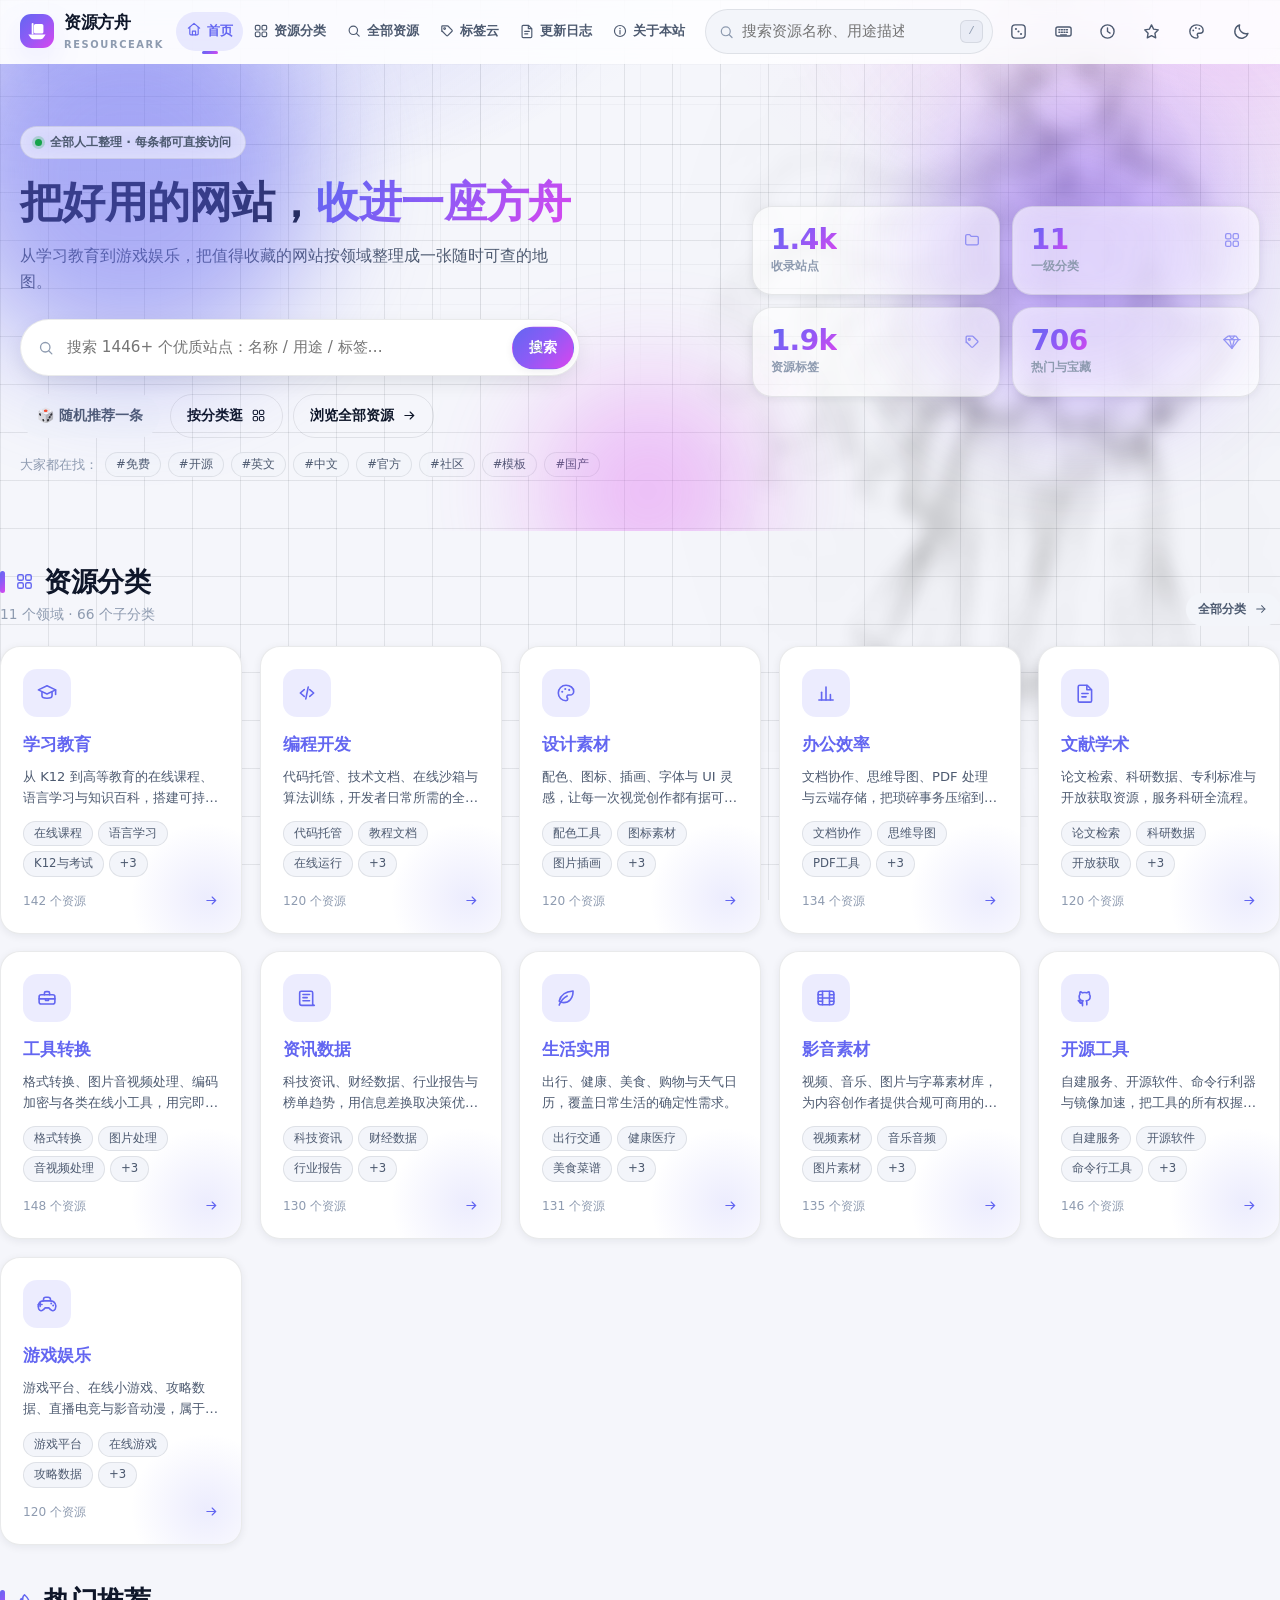
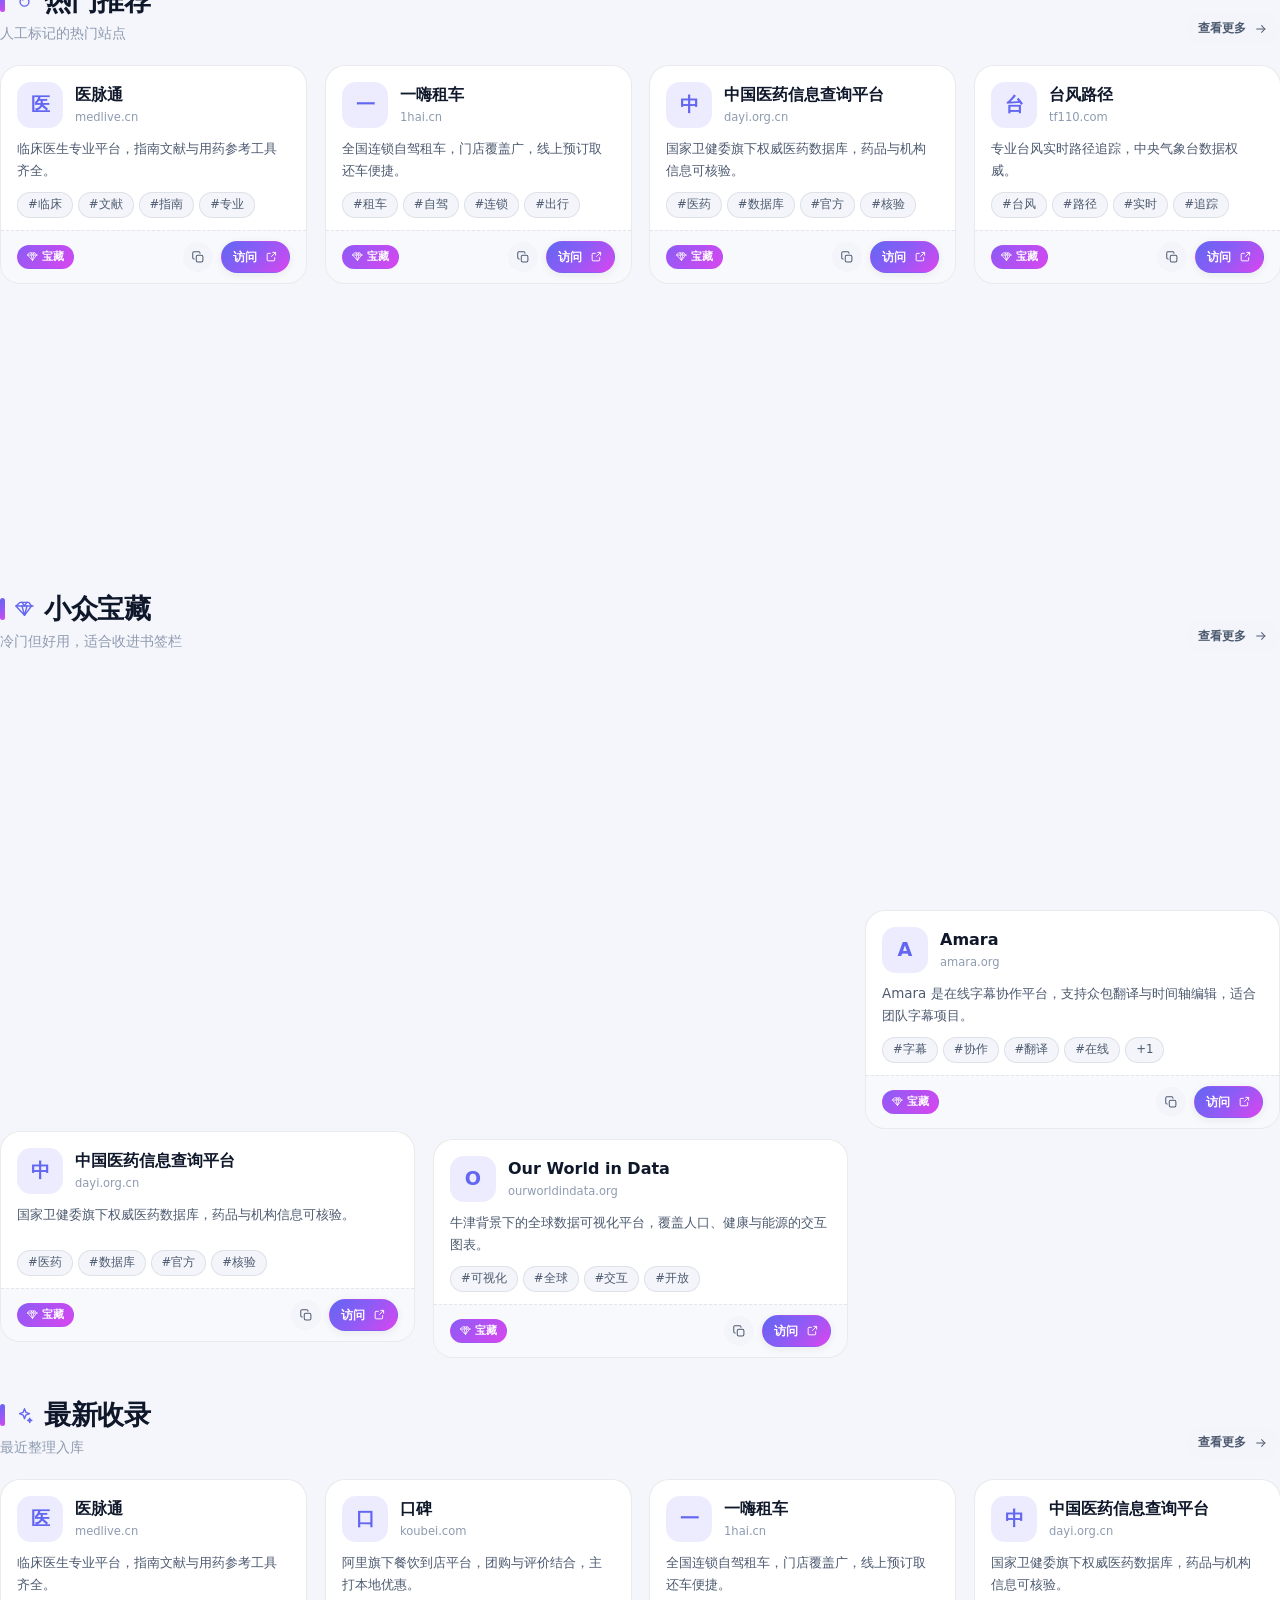
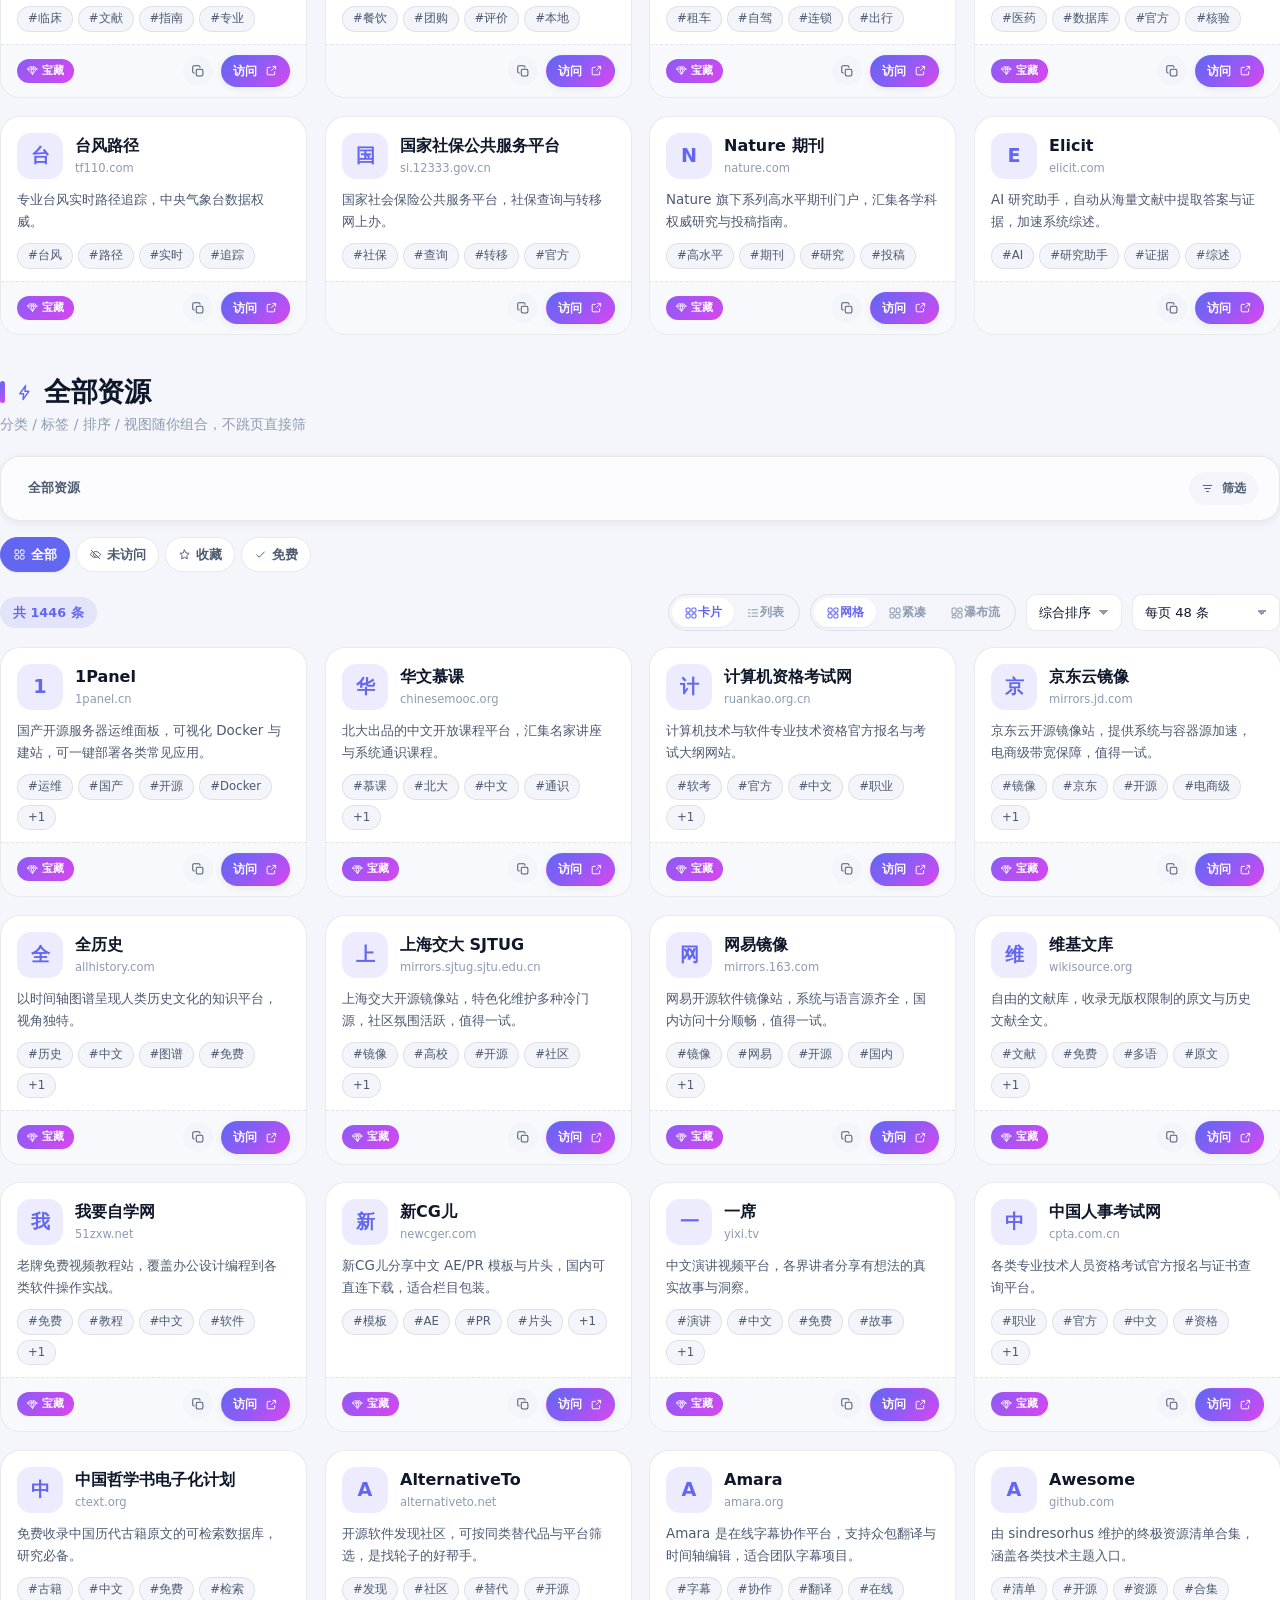
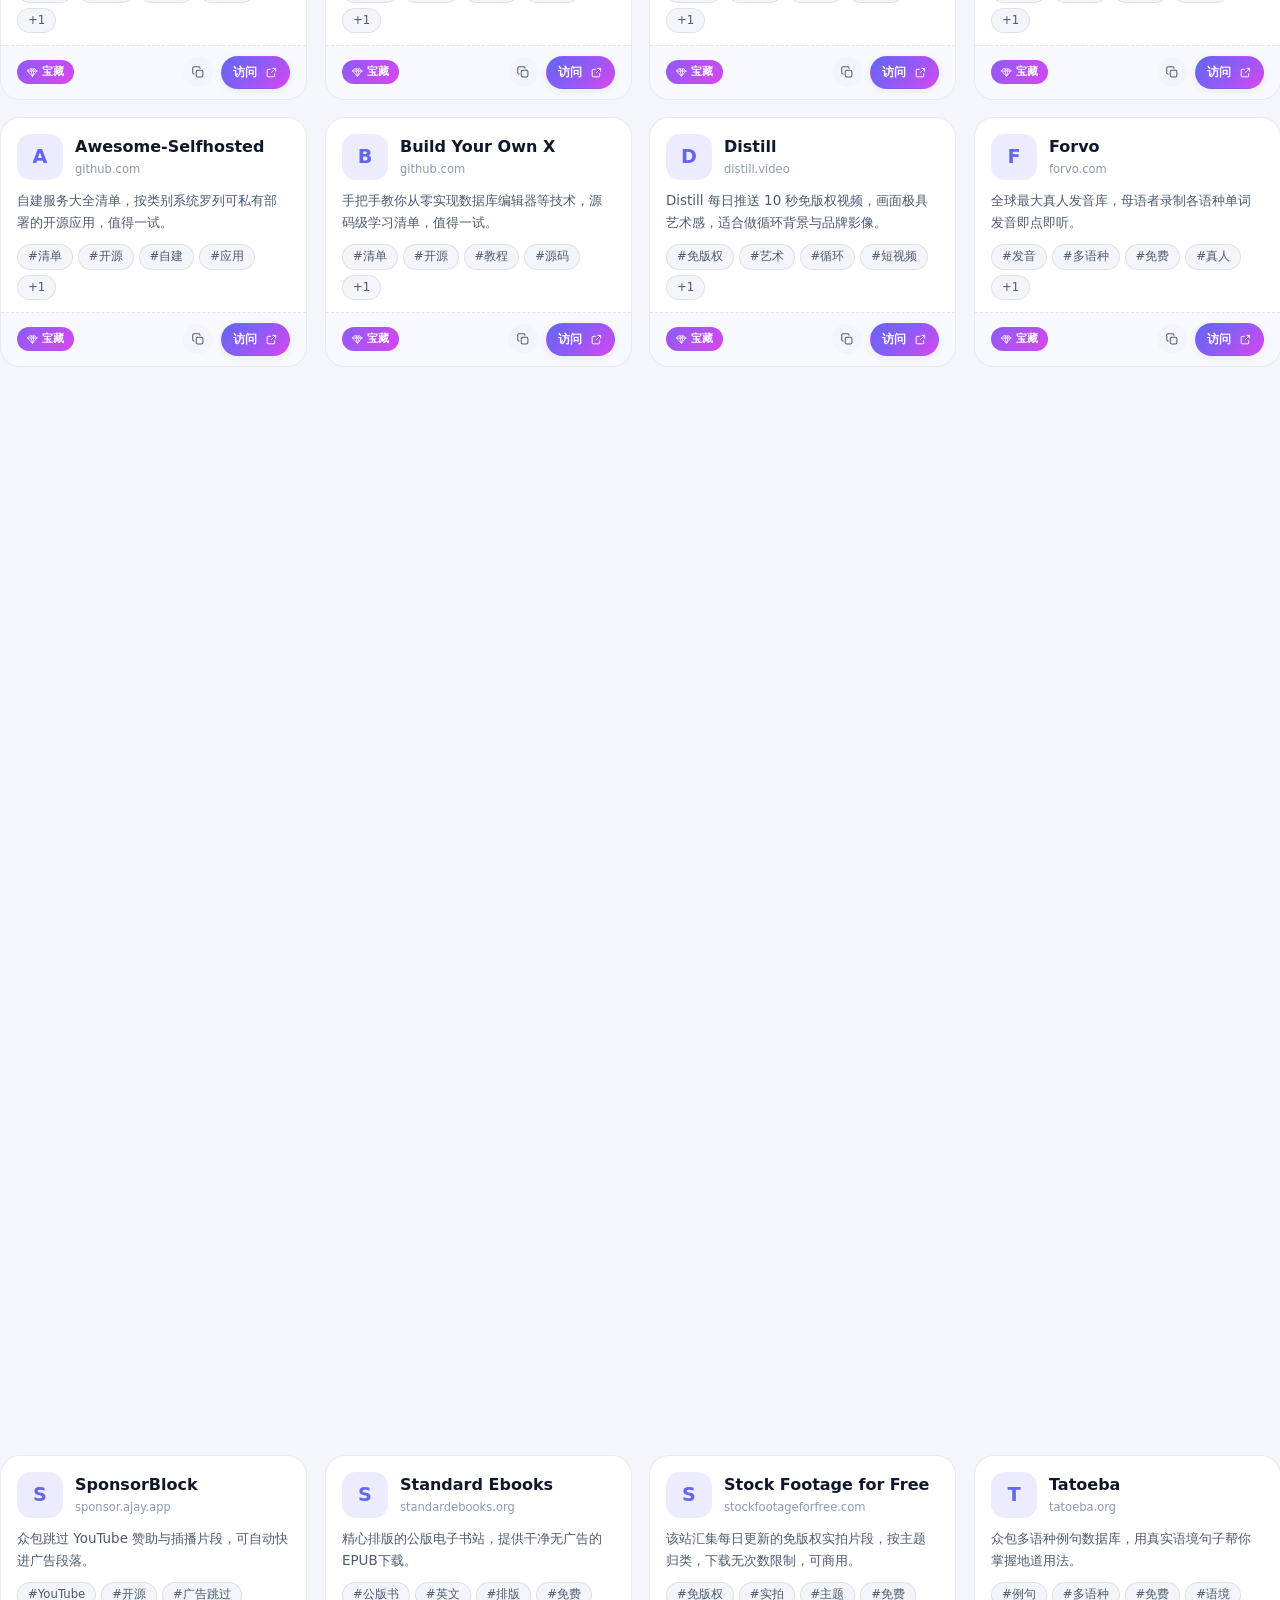
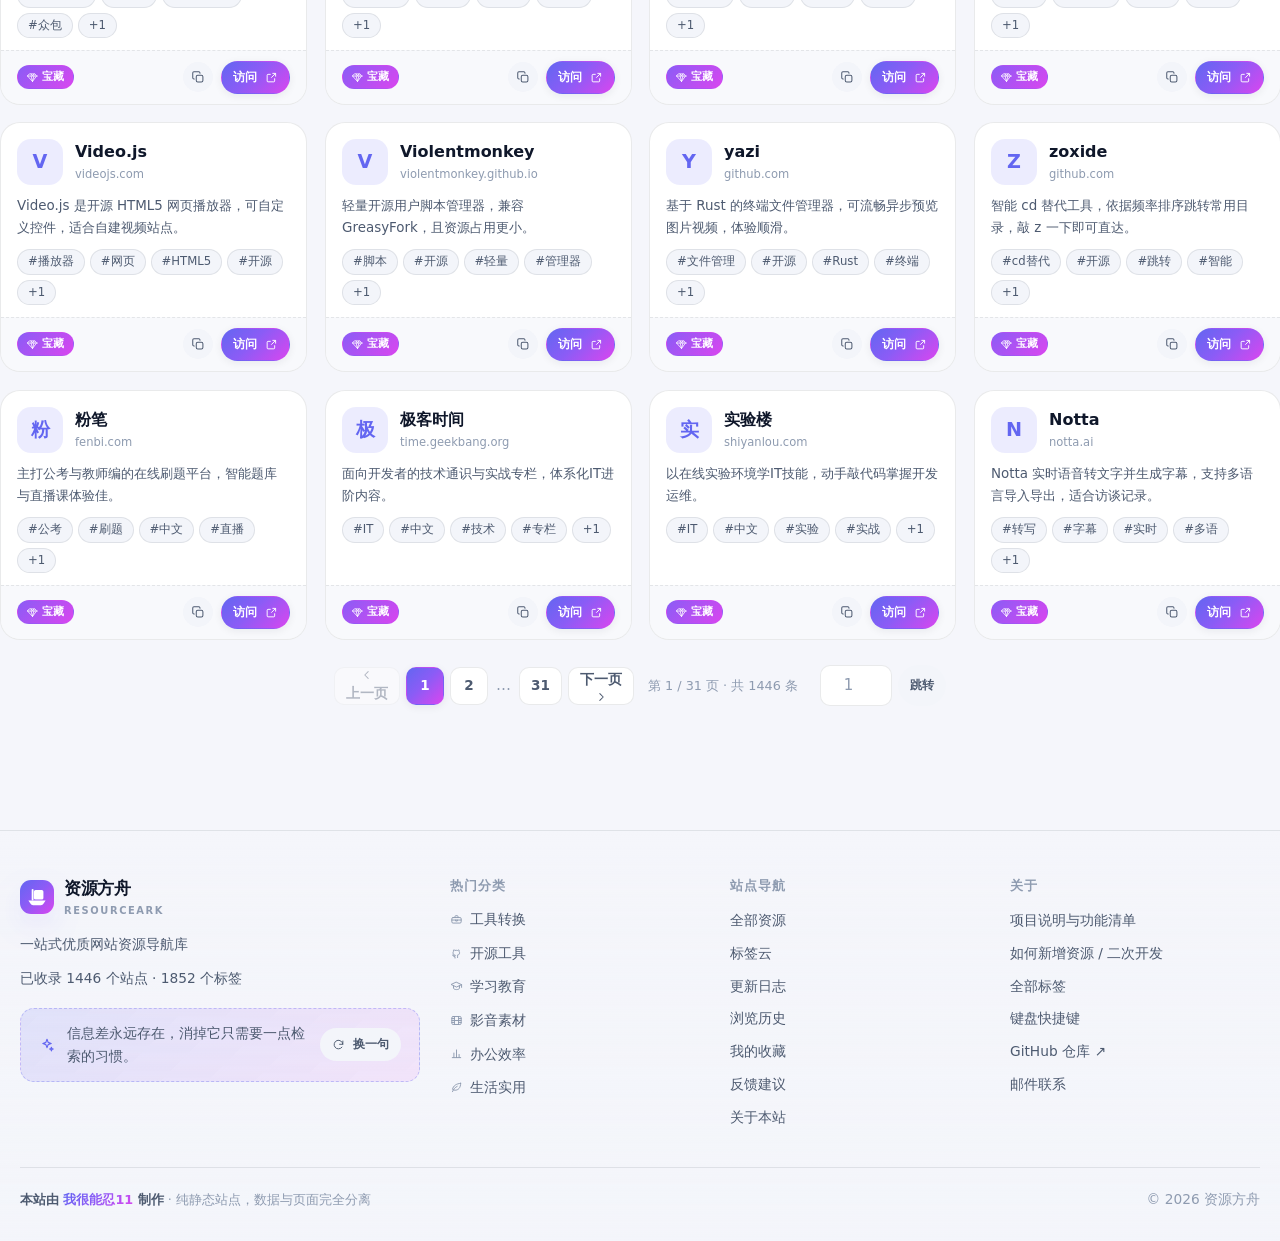
<file: index.html>
<!DOCTYPE html>
<html lang="zh-CN" data-theme="light" data-radius="soft" data-motion="on">
<head>
  <meta charset="UTF-8">
  <meta name="viewport" content="width=device-width, initial-scale=1, viewport-fit=cover">
  <title>资源方舟 · 一站式优质网站资源导航库</title>
  <meta name="description" content="资源方舟收录 1400+ 个优质网站，覆盖学习教育、编程开发、设计素材、办公效率、文献学术、工具转换、资讯数据、生活实用、影音素材、开源工具与游戏娱乐十一大领域，支持多级分类、多标签筛选与全文模糊搜索。">
  <meta name="keywords" content="网站导航,资源库,效率工具,在线工具,学习资源,设计素材,开源软件,游戏网站,娱乐网站">
  <meta name="author" content="我很能忍11">
  <meta name="theme-color" content="#f5f6fb">
  <link rel="icon" type="image/svg+xml" href="assets/img/favicon.svg">
  <link rel="apple-touch-icon" href="assets/img/favicon.svg">

  <!-- 样式：变量与主题 → 基础 → 组件 → 布局 → 全局背景 → 动效 -->
  <link rel="stylesheet" href="assets/css/theme.css">
  <link rel="stylesheet" href="assets/css/base.css">
  <link rel="stylesheet" href="assets/css/components.css">
  <link rel="stylesheet" href="assets/css/layout.css">
  <link rel="stylesheet" href="assets/css/background.css">
  <link rel="stylesheet" href="assets/css/animations.css">

  <!-- 首屏主题预设：在 CSS 解析后、JS 加载前立即生效，避免深浅色闪白 -->
  <script>
    (function () {
      function val(k, d) {
        try {
          var v = localStorage.getItem(k);
          if (v === null) return d;
          try { return JSON.parse(v); } catch (e) { return v; }
        } catch (e) { return d; }
      }
      var root = document.documentElement;
      root.setAttribute('data-theme', val('ark.theme', 'light'));
      root.setAttribute('data-radius', val('ark.radius', 'soft'));
      root.setAttribute('data-motion', val('ark.motion', true) ? 'on' : 'off');
      var accent = val('ark.accent', null);
      if (accent) { root.style.setProperty('--accent', accent); }
    })();
  </script>
</head>
<body data-page="spa" data-route="home">

  <!-- 全局背景插画层：由 assets/js/components/background.js 注入并控制视差 -->
  <div id="ark-bg" class="bg-figure" aria-hidden="true"></div>

  <!-- 顶部导航：由 assets/js/components/navbar.js 渲染（只在启动时渲染一次） -->
  <header id="ark-nav"></header>

  <!-- 面包屑：由各页面模块通过 Ark.breadcrumb.render() 填充，未填充时自动隐藏 -->
  <div class="wrap crumb-wrap"><nav id="ark-crumb"></nav></div>

  <!-- 页面主体：SPA 路由容器，切换页面时只重绘这里 -->
  <main class="page main" id="ark-content">
    <div class="wrap" style="padding:68px 0 40px;text-align:center">
      <div class="sk" style="height:28px;width:260px;margin:0 auto 14px;border-radius:10px"></div>
      <div class="sk" style="height:14px;width:min(420px,80%);margin:0 auto 30px"></div>
      <div class="hero-stats" style="max-width:560px;margin:0 auto">
        <div class="stat"><div class="sk" style="height:26px;width:70%;margin-bottom:8px"></div><div class="sk" style="height:12px;width:50%"></div></div>
        <div class="stat"><div class="sk" style="height:26px;width:70%;margin-bottom:8px"></div><div class="sk" style="height:12px;width:50%"></div></div>
        <div class="stat"><div class="sk" style="height:26px;width:70%;margin-bottom:8px"></div><div class="sk" style="height:12px;width:50%"></div></div>
        <div class="stat"><div class="sk" style="height:26px;width:70%;margin-bottom:8px"></div><div class="sk" style="height:12px;width:50%"></div></div>
      </div>
    </div>
  </main>

  <!-- 页脚：由 assets/js/components/footer.js 渲染 -->
  <footer id="ark-footer"></footer>

  <noscript>
    <div class="wrap" style="padding:40px 0">
      <div class="panel panel-pad">
        <h2>需要开启 JavaScript</h2>
        <p class="muted">本站是纯前端单页应用，资源数据存放在 data/*.json，路由、搜索、筛选、虚拟滚动等功能都依赖 JavaScript 渲染，请在浏览器中启用后重试。</p>
      </div>
    </div>
  </noscript>

  <!-- 核心引擎（顺序不可调换：配置 → 工具 → 图标 → 存储 → 主题 → 数据 → 搜索 → 虚拟滚动 → 懒加载 → 路由） -->
  <script src="assets/js/core/config.js"></script>
  <script src="assets/js/core/utils.js"></script>
  <script src="assets/js/core/icons.js"></script>
  <script src="assets/js/core/store.js"></script>
  <script src="assets/js/core/theme.js"></script>
  <script src="assets/js/core/data.js"></script>
  <script src="assets/js/core/search.js"></script>
  <script src="assets/js/core/virtual.js"></script>
  <script src="assets/js/core/lazyload.js"></script>
  <script src="assets/js/core/router.js"></script>

  <!-- 公共组件 -->
  <script src="assets/js/components/toast.js"></script>
  <script src="assets/js/components/skeleton.js"></script>
  <script src="assets/js/components/card.js"></script>
  <script src="assets/js/components/backtotop.js"></script>
  <script src="assets/js/components/quote.js"></script>
  <script src="assets/js/components/background.js"></script>
  <script src="assets/js/components/navbar.js"></script>
  <script src="assets/js/components/footer.js"></script>
  <script src="assets/js/components/breadcrumb.js"></script>
  <script src="assets/js/components/pagination.js"></script>
  <script src="assets/js/components/filterbar.js"></script>
  <script src="assets/js/components/results.js"></script>
  <script src="assets/js/components/shortcuts.js"></script>

  <!-- 页面模块：SPA 全部预加载，路由切换时按需调用（无需再请求新页面） -->
  <script src="assets/js/pages/home.js"></script>
  <script src="assets/js/pages/category.js"></script>
  <script src="assets/js/pages/detail.js"></script>
  <script src="assets/js/pages/search.js"></script>
  <script src="assets/js/pages/tags.js"></script>
  <script src="assets/js/pages/changelog.js"></script>
  <script src="assets/js/pages/about.js"></script>
  <script src="assets/js/pages/history.js"></script>
  <script src="assets/js/pages/favorites.js"></script>
  <script src="assets/js/pages/feedback.js"></script>

  <!-- SPA 启动器 -->
  <script src="assets/js/main.js"></script>
</body>
</html>
</file>
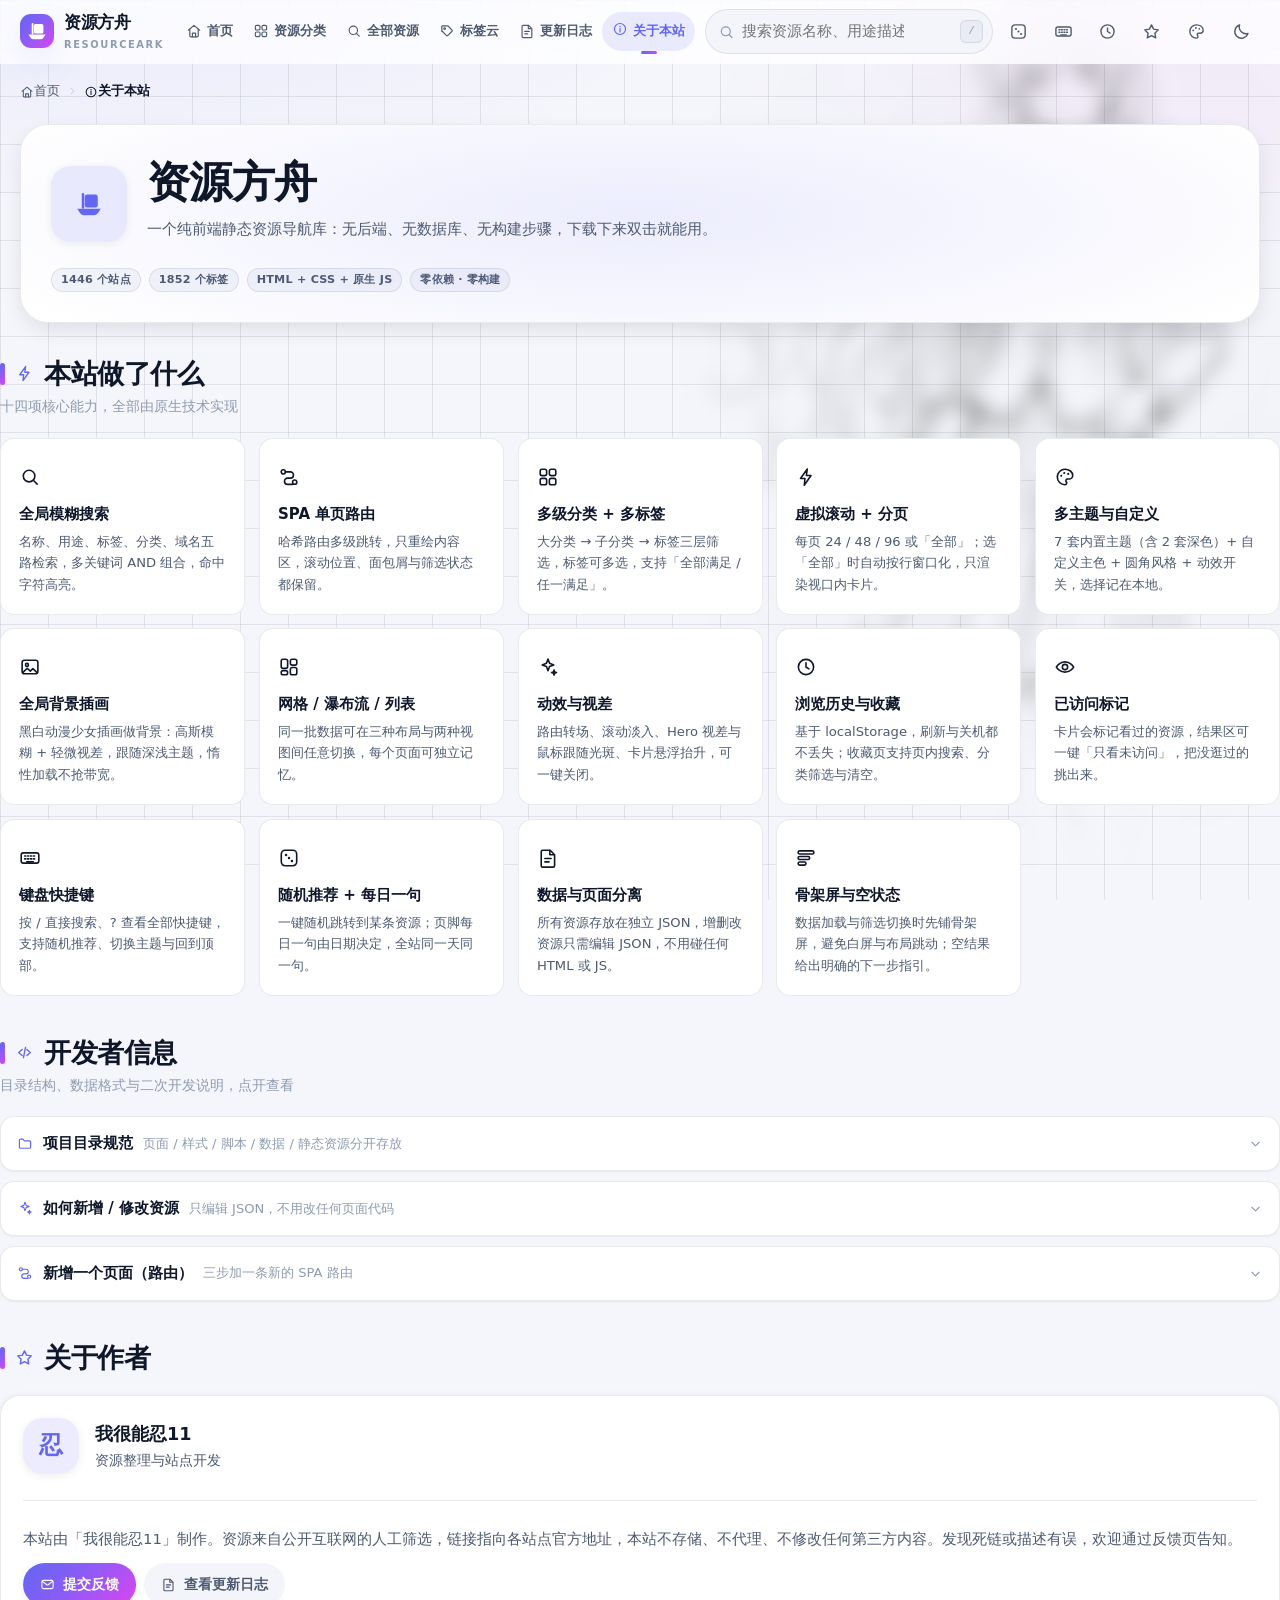
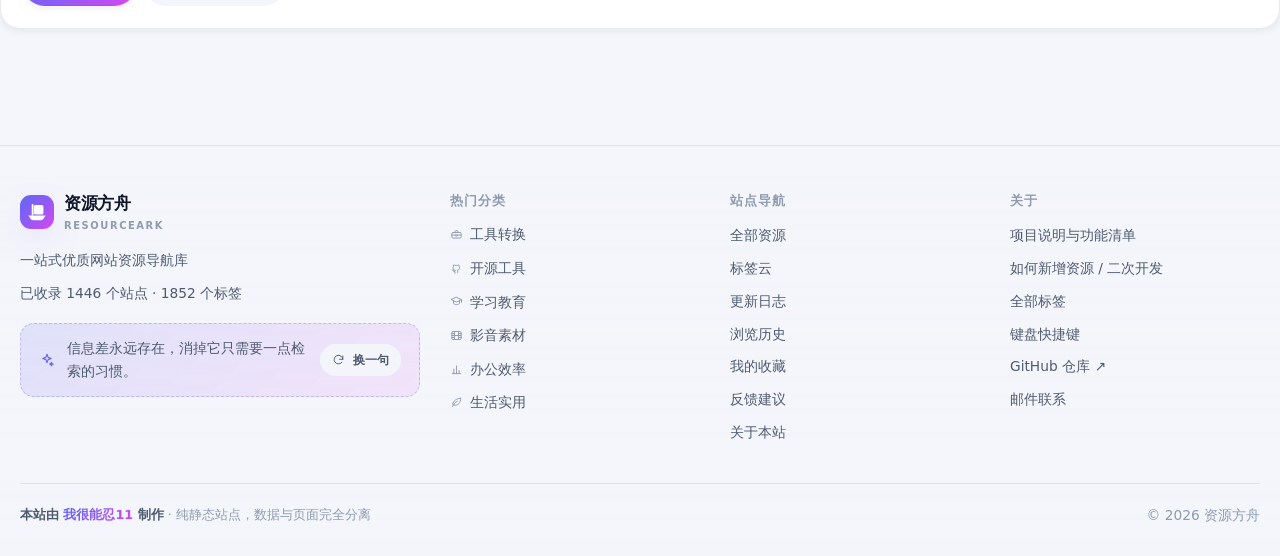
<file: pages/about.html>
<!DOCTYPE html>
<html lang="zh-CN">
<head>
  <meta charset="UTF-8">
  <meta name="viewport" content="width=device-width, initial-scale=1">
  <title>关于本站 · 资源方舟</title>
  <meta name="description" content="项目说明、目录规范与二次开发指引。">
  <meta name="robots" content="noindex, follow">
  <link rel="canonical" href="../index.html">
  <link rel="icon" type="image/svg+xml" href="../assets/img/favicon.svg">
  <!--
    兼容壳：站点已改为 SPA（单页应用），本文件不再承载任何页面内容。
    它只负责把旧地址（例如 pages/category.html?cat=education）
    重定向到新的哈希路由（../index.html#/category?cat=education）。
  -->
  <script>
    (function () {
      var q = location.search || '';
      location.replace('../index.html#/about' + q);
    })();
  </script>
  <style>
    html, body { height: 100%; margin: 0; }
    body {
      display: grid; place-items: center;
      font-family: "PingFang SC", "Microsoft YaHei", system-ui, sans-serif;
      background: #f5f6fb; color: #0f172a; text-align: center; padding: 20px;
    }
    .box { max-width: 420px; }
    .box p { color: #4d5a70; font-size: 14px; line-height: 1.7; }
    .box a { color: #6366f1; font-weight: 600; }
  </style>
</head>
<body>
  <div class="box">
    <p>正在前往「关于本站」…</p>
    <noscript>
      <p>本站已升级为单页应用，需要开启 JavaScript。也可以直接点击下面的链接：</p>
    </noscript>
    <p><a href="../index.html#/about">手动前往 关于本站</a></p>
  </div>
</body>
</html>
</file>
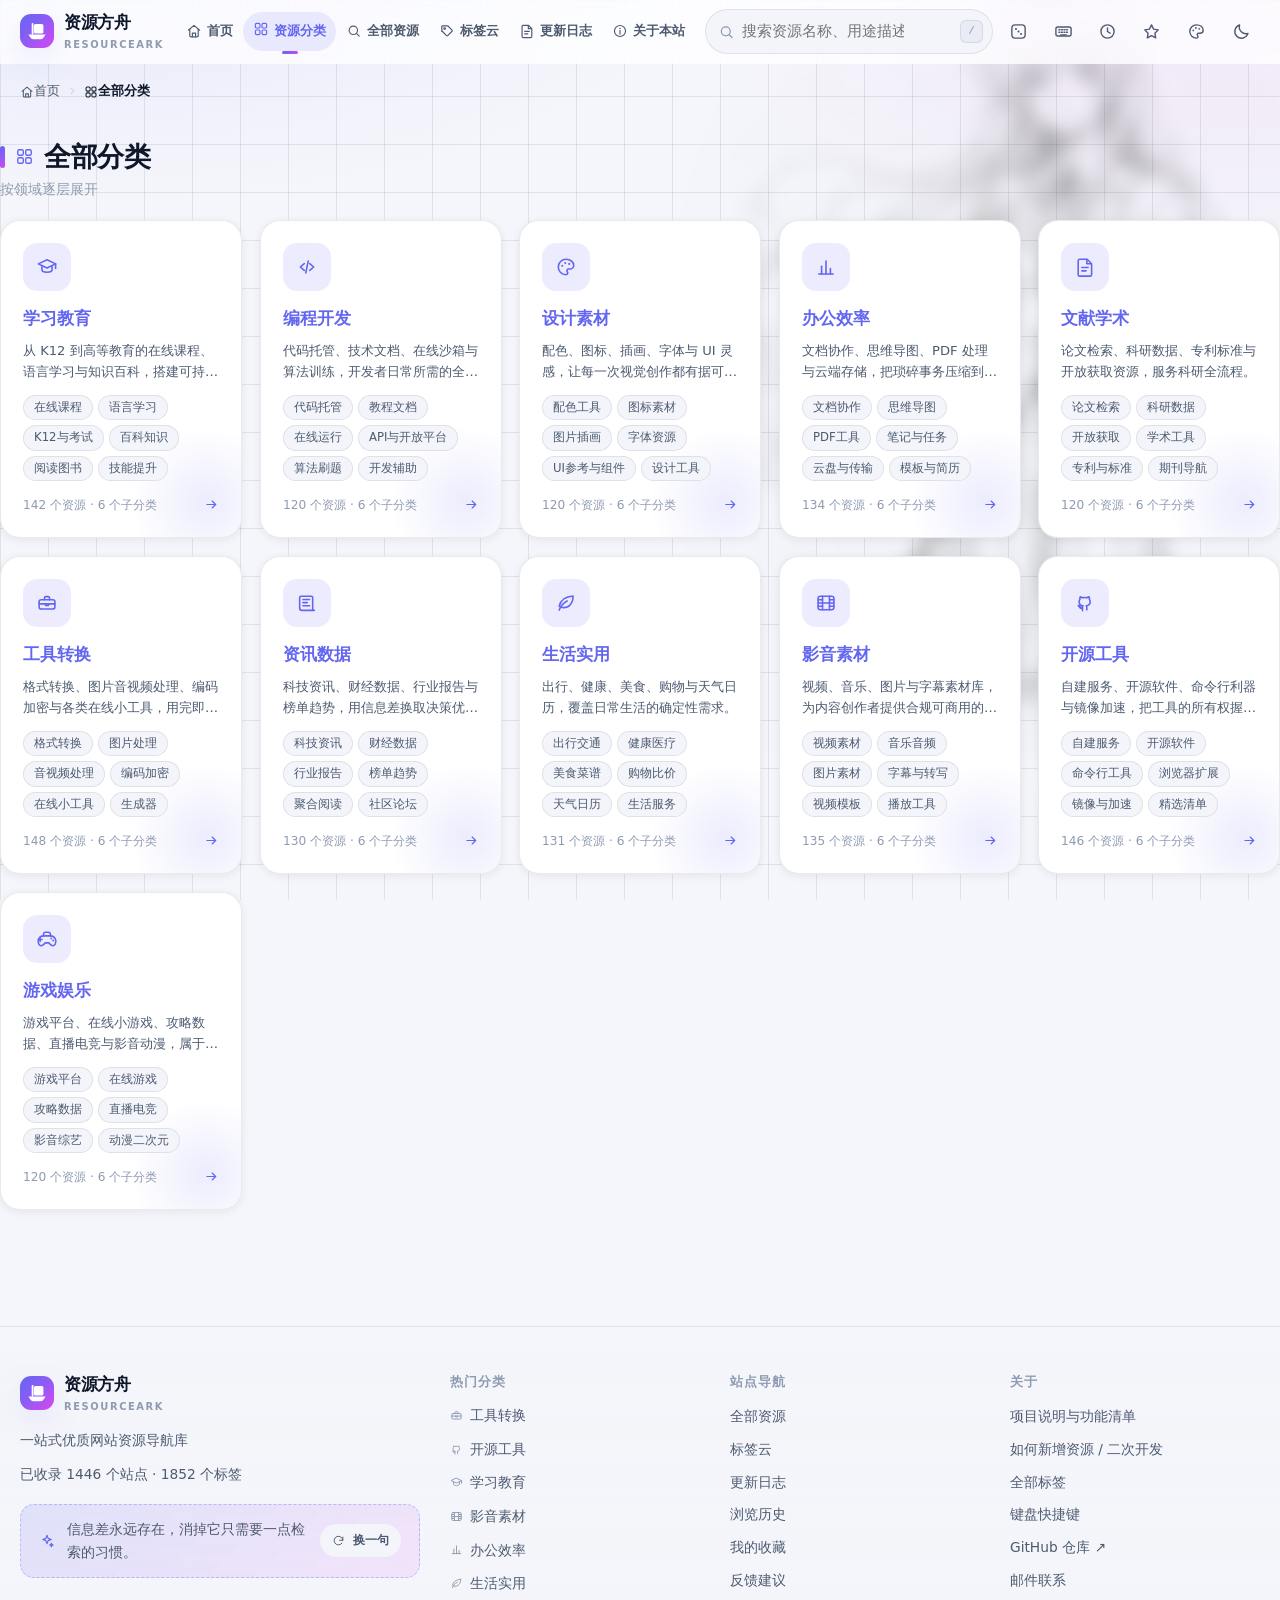
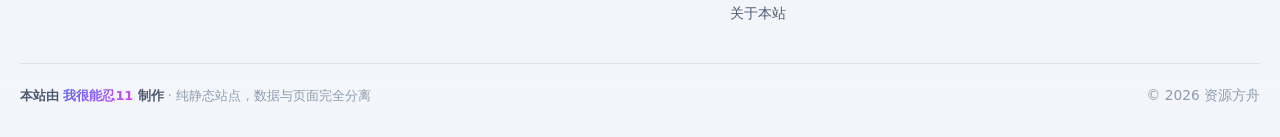
<file: pages/category.html>
<!DOCTYPE html>
<html lang="zh-CN">
<head>
  <meta charset="UTF-8">
  <meta name="viewport" content="width=device-width, initial-scale=1">
  <title>资源分类 · 资源方舟</title>
  <meta name="description" content="按十一大领域、六十六个子分类逐层浏览优质网站资源。">
  <meta name="robots" content="noindex, follow">
  <link rel="canonical" href="../index.html">
  <link rel="icon" type="image/svg+xml" href="../assets/img/favicon.svg">
  <!--
    兼容壳：站点已改为 SPA（单页应用），本文件不再承载任何页面内容。
    它只负责把旧地址（例如 pages/category.html?cat=education）
    重定向到新的哈希路由（../index.html#/category?cat=education）。
  -->
  <script>
    (function () {
      var q = location.search || '';
      location.replace('../index.html#/category' + q);
    })();
  </script>
  <style>
    html, body { height: 100%; margin: 0; }
    body {
      display: grid; place-items: center;
      font-family: "PingFang SC", "Microsoft YaHei", system-ui, sans-serif;
      background: #f5f6fb; color: #0f172a; text-align: center; padding: 20px;
    }
    .box { max-width: 420px; }
    .box p { color: #4d5a70; font-size: 14px; line-height: 1.7; }
    .box a { color: #6366f1; font-weight: 600; }
  </style>
</head>
<body>
  <div class="box">
    <p>正在前往「资源分类」…</p>
    <noscript>
      <p>本站已升级为单页应用，需要开启 JavaScript。也可以直接点击下面的链接：</p>
    </noscript>
    <p><a href="../index.html#/category">手动前往 资源分类</a></p>
  </div>
</body>
</html>
</file>
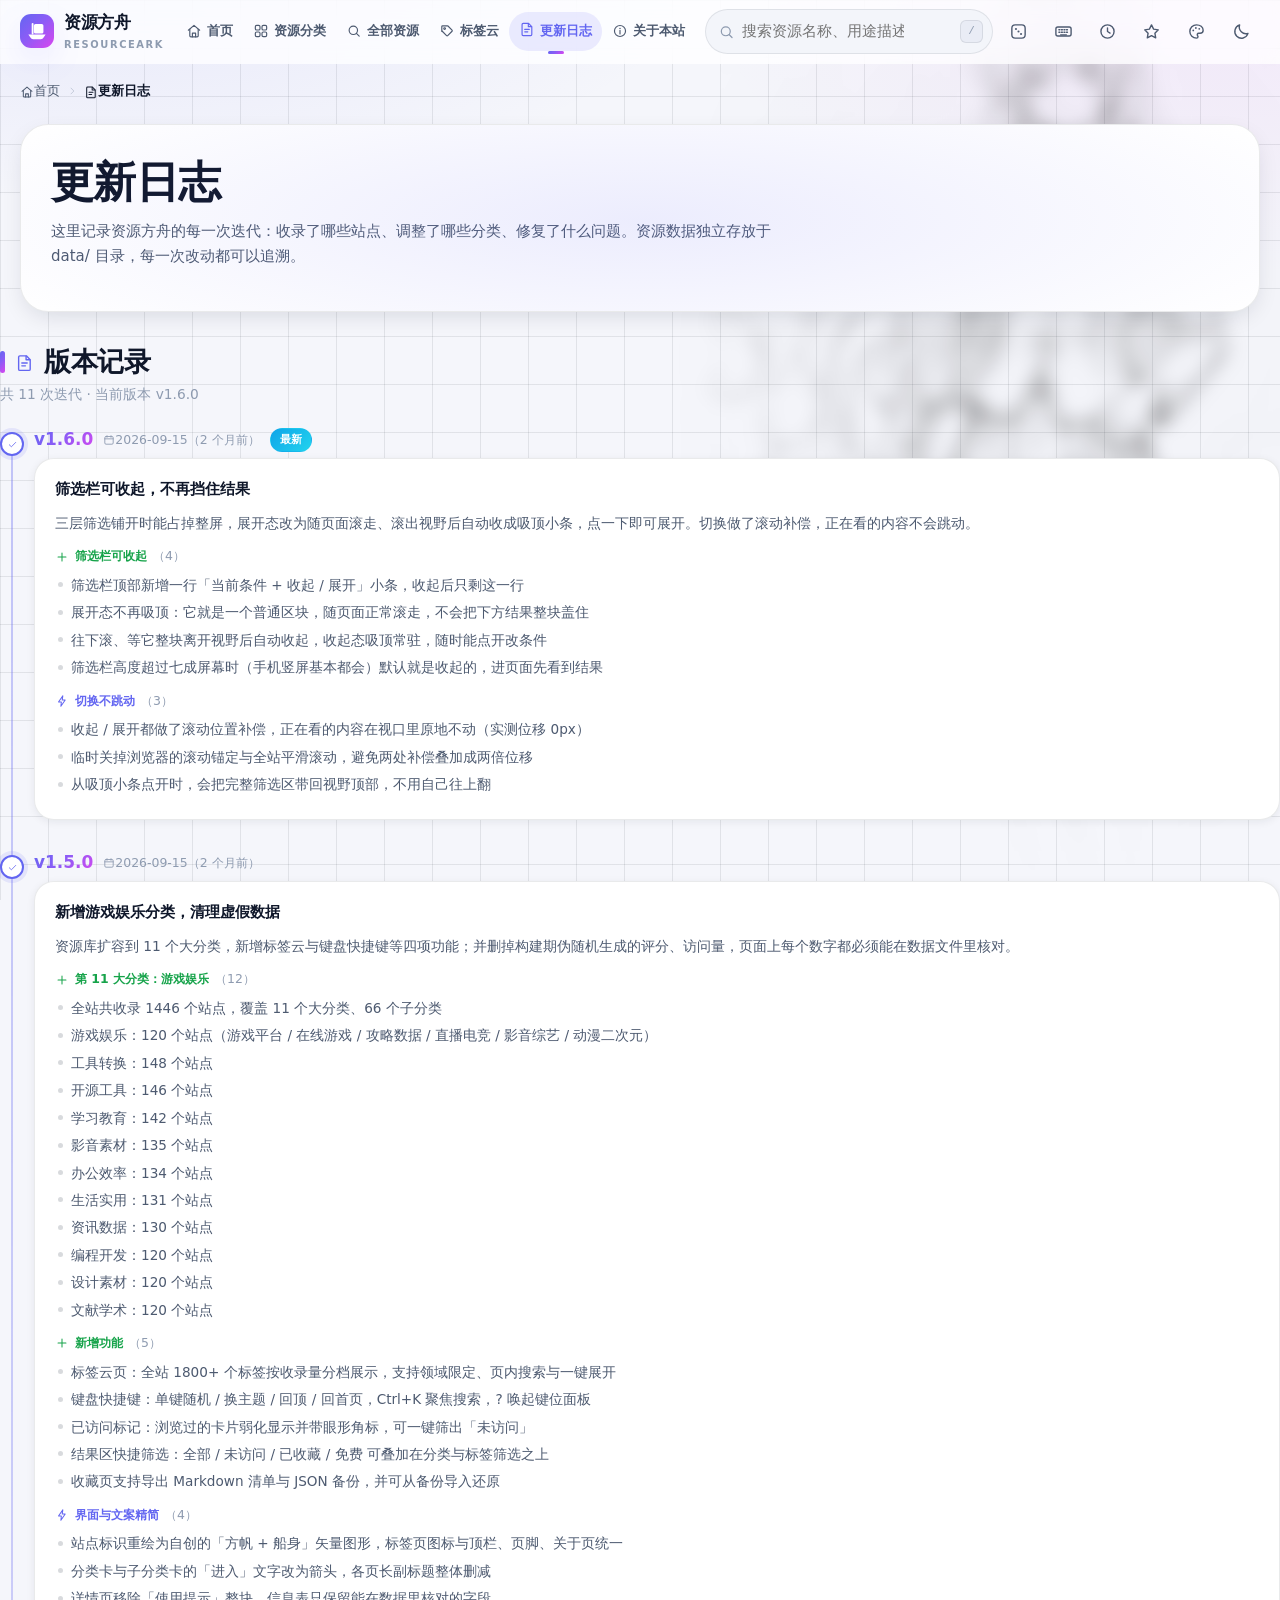
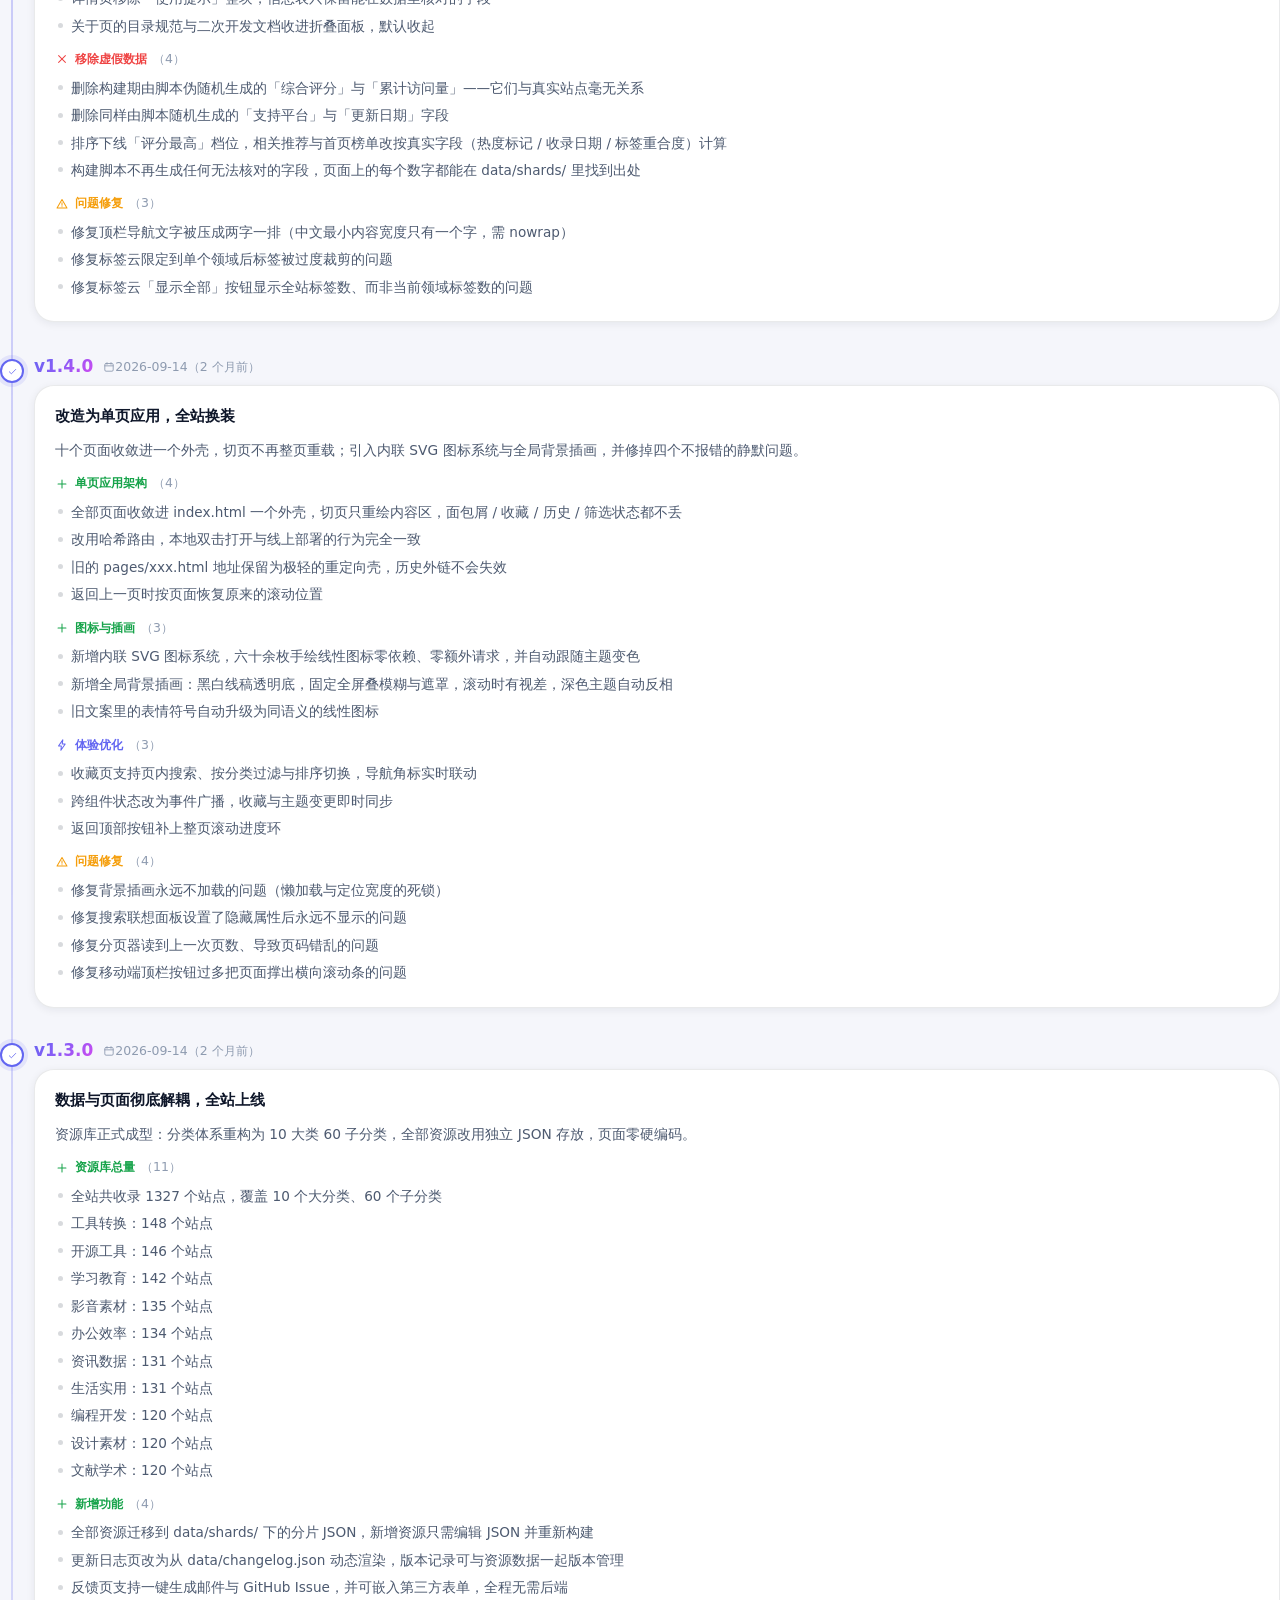
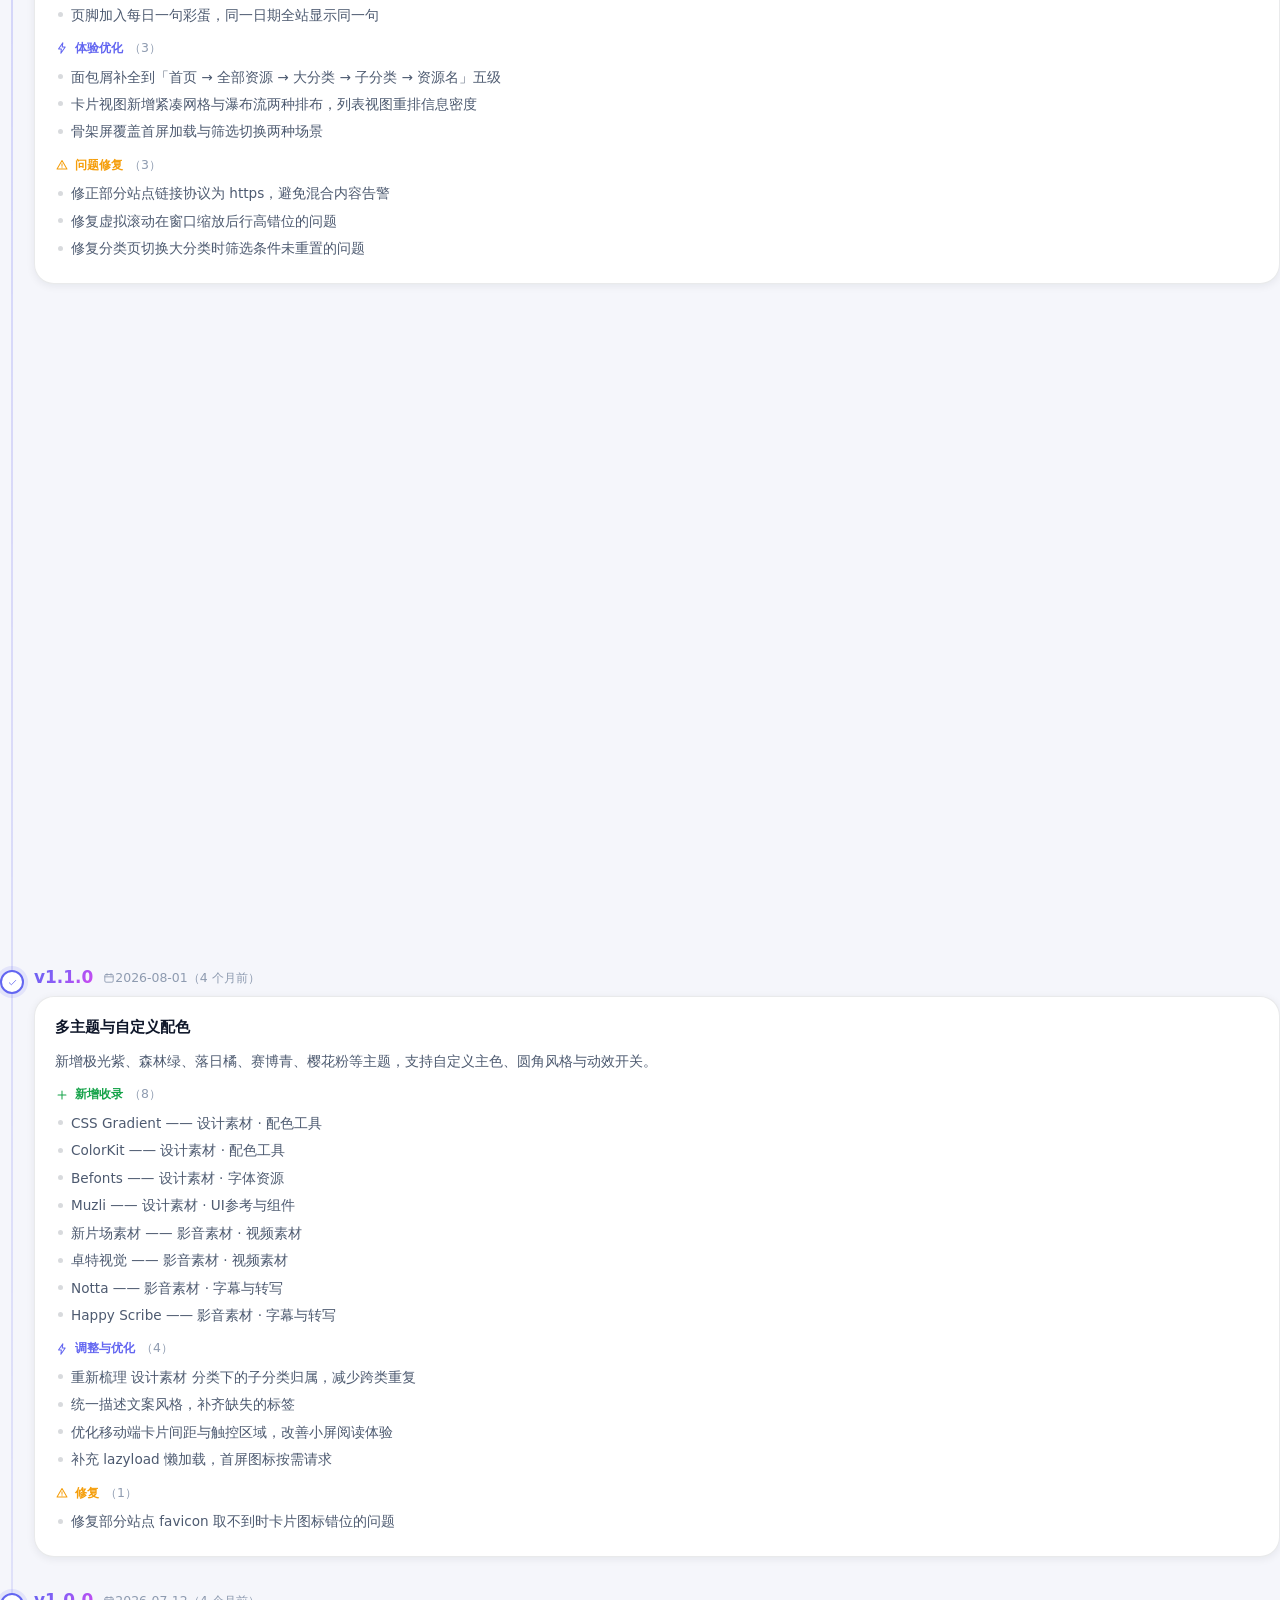
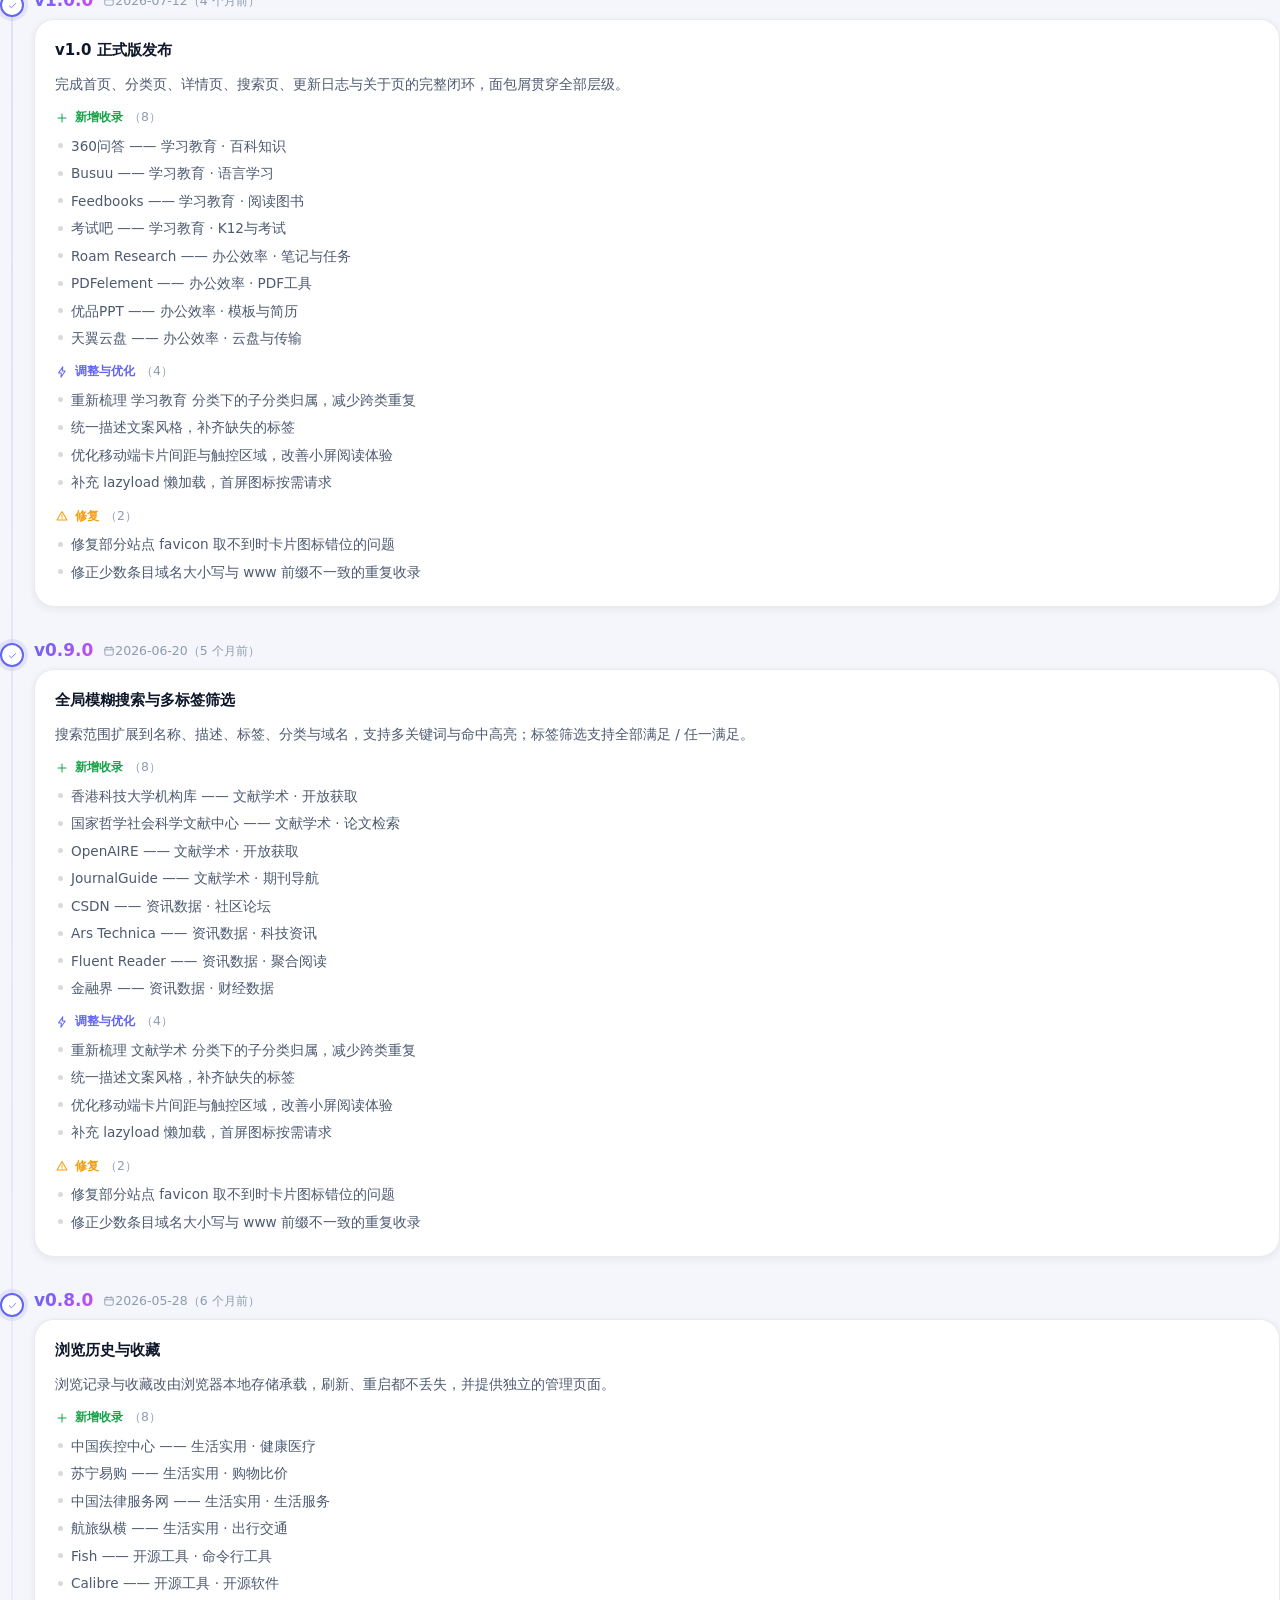
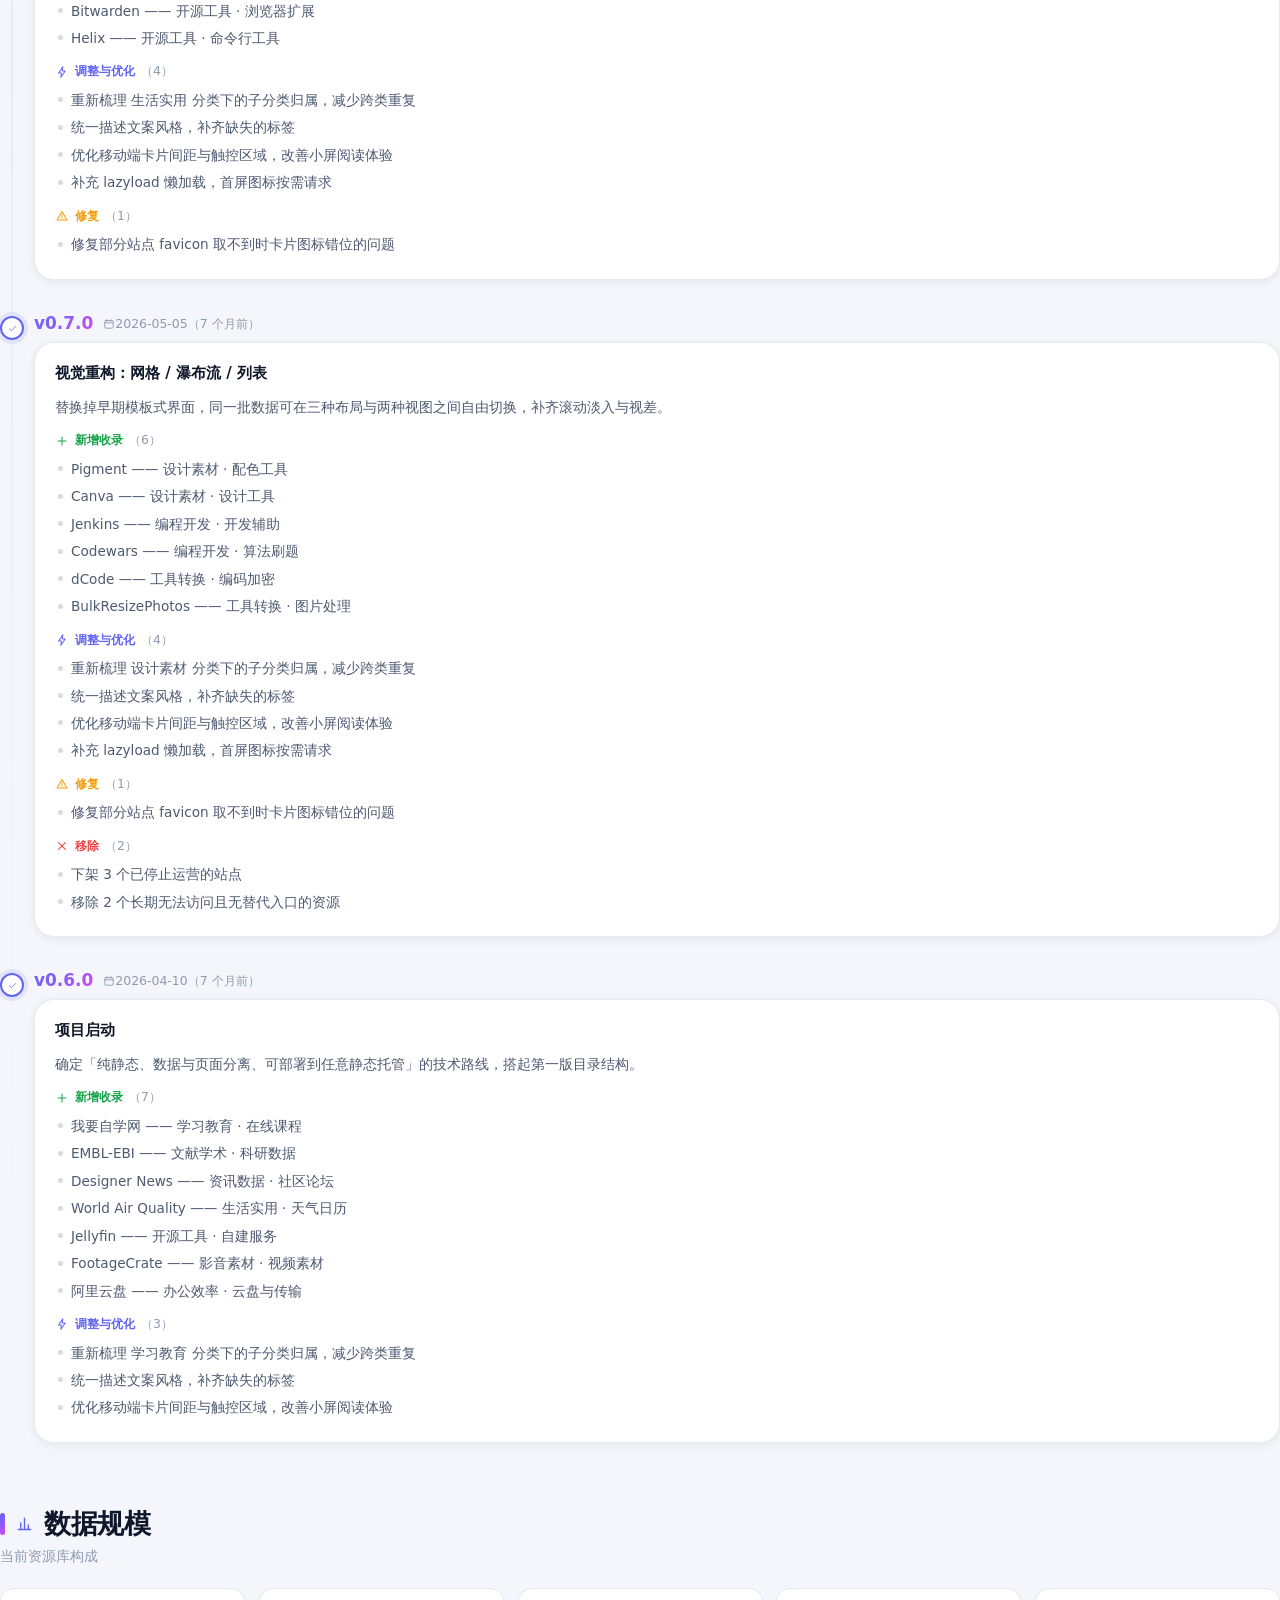
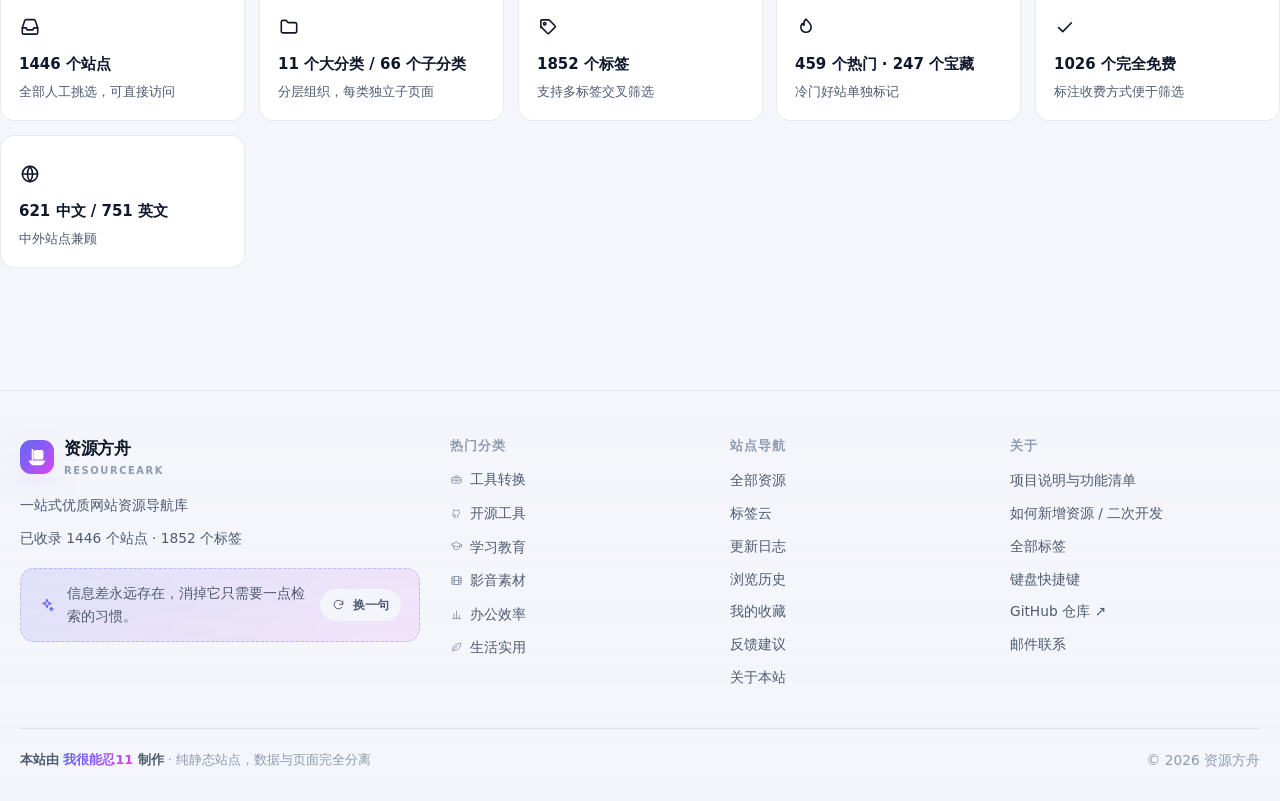
<file: pages/changelog.html>
<!DOCTYPE html>
<html lang="zh-CN">
<head>
  <meta charset="UTF-8">
  <meta name="viewport" content="width=device-width, initial-scale=1">
  <title>更新日志 · 资源方舟</title>
  <meta name="description" content="记录资源方舟的每一次迭代与数据变更。">
  <meta name="robots" content="noindex, follow">
  <link rel="canonical" href="../index.html">
  <link rel="icon" type="image/svg+xml" href="../assets/img/favicon.svg">
  <!--
    兼容壳：站点已改为 SPA（单页应用），本文件不再承载任何页面内容。
    它只负责把旧地址（例如 pages/category.html?cat=education）
    重定向到新的哈希路由（../index.html#/category?cat=education）。
  -->
  <script>
    (function () {
      var q = location.search || '';
      location.replace('../index.html#/changelog' + q);
    })();
  </script>
  <style>
    html, body { height: 100%; margin: 0; }
    body {
      display: grid; place-items: center;
      font-family: "PingFang SC", "Microsoft YaHei", system-ui, sans-serif;
      background: #f5f6fb; color: #0f172a; text-align: center; padding: 20px;
    }
    .box { max-width: 420px; }
    .box p { color: #4d5a70; font-size: 14px; line-height: 1.7; }
    .box a { color: #6366f1; font-weight: 600; }
  </style>
</head>
<body>
  <div class="box">
    <p>正在前往「更新日志」…</p>
    <noscript>
      <p>本站已升级为单页应用，需要开启 JavaScript。也可以直接点击下面的链接：</p>
    </noscript>
    <p><a href="../index.html#/changelog">手动前往 更新日志</a></p>
  </div>
</body>
</html>
</file>
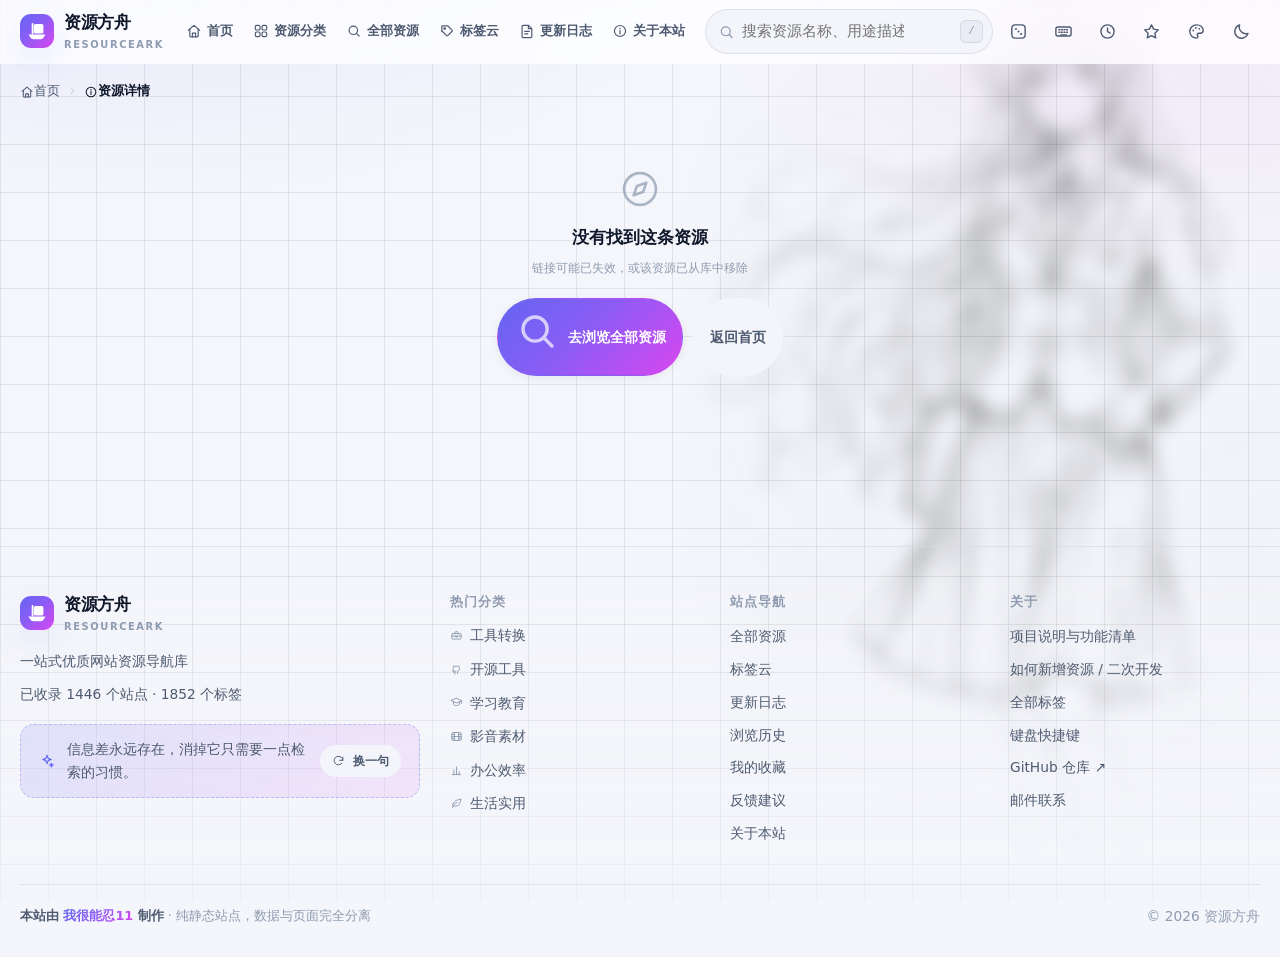
<file: pages/detail.html>
<!DOCTYPE html>
<html lang="zh-CN">
<head>
  <meta charset="UTF-8">
  <meta name="viewport" content="width=device-width, initial-scale=1">
  <title>资源详情 · 资源方舟</title>
  <meta name="description" content="站点信息、访问地址、相关推荐与同类资源。">
  <meta name="robots" content="noindex, follow">
  <link rel="canonical" href="../index.html">
  <link rel="icon" type="image/svg+xml" href="../assets/img/favicon.svg">
  <!--
    兼容壳：站点已改为 SPA（单页应用），本文件不再承载任何页面内容。
    它只负责把旧地址（例如 pages/category.html?cat=education）
    重定向到新的哈希路由（../index.html#/category?cat=education）。
  -->
  <script>
    (function () {
      var q = location.search || '';
      location.replace('../index.html#/detail' + q);
    })();
  </script>
  <style>
    html, body { height: 100%; margin: 0; }
    body {
      display: grid; place-items: center;
      font-family: "PingFang SC", "Microsoft YaHei", system-ui, sans-serif;
      background: #f5f6fb; color: #0f172a; text-align: center; padding: 20px;
    }
    .box { max-width: 420px; }
    .box p { color: #4d5a70; font-size: 14px; line-height: 1.7; }
    .box a { color: #6366f1; font-weight: 600; }
  </style>
</head>
<body>
  <div class="box">
    <p>正在前往「资源详情」…</p>
    <noscript>
      <p>本站已升级为单页应用，需要开启 JavaScript。也可以直接点击下面的链接：</p>
    </noscript>
    <p><a href="../index.html#/detail">手动前往 资源详情</a></p>
  </div>
</body>
</html>
</file>
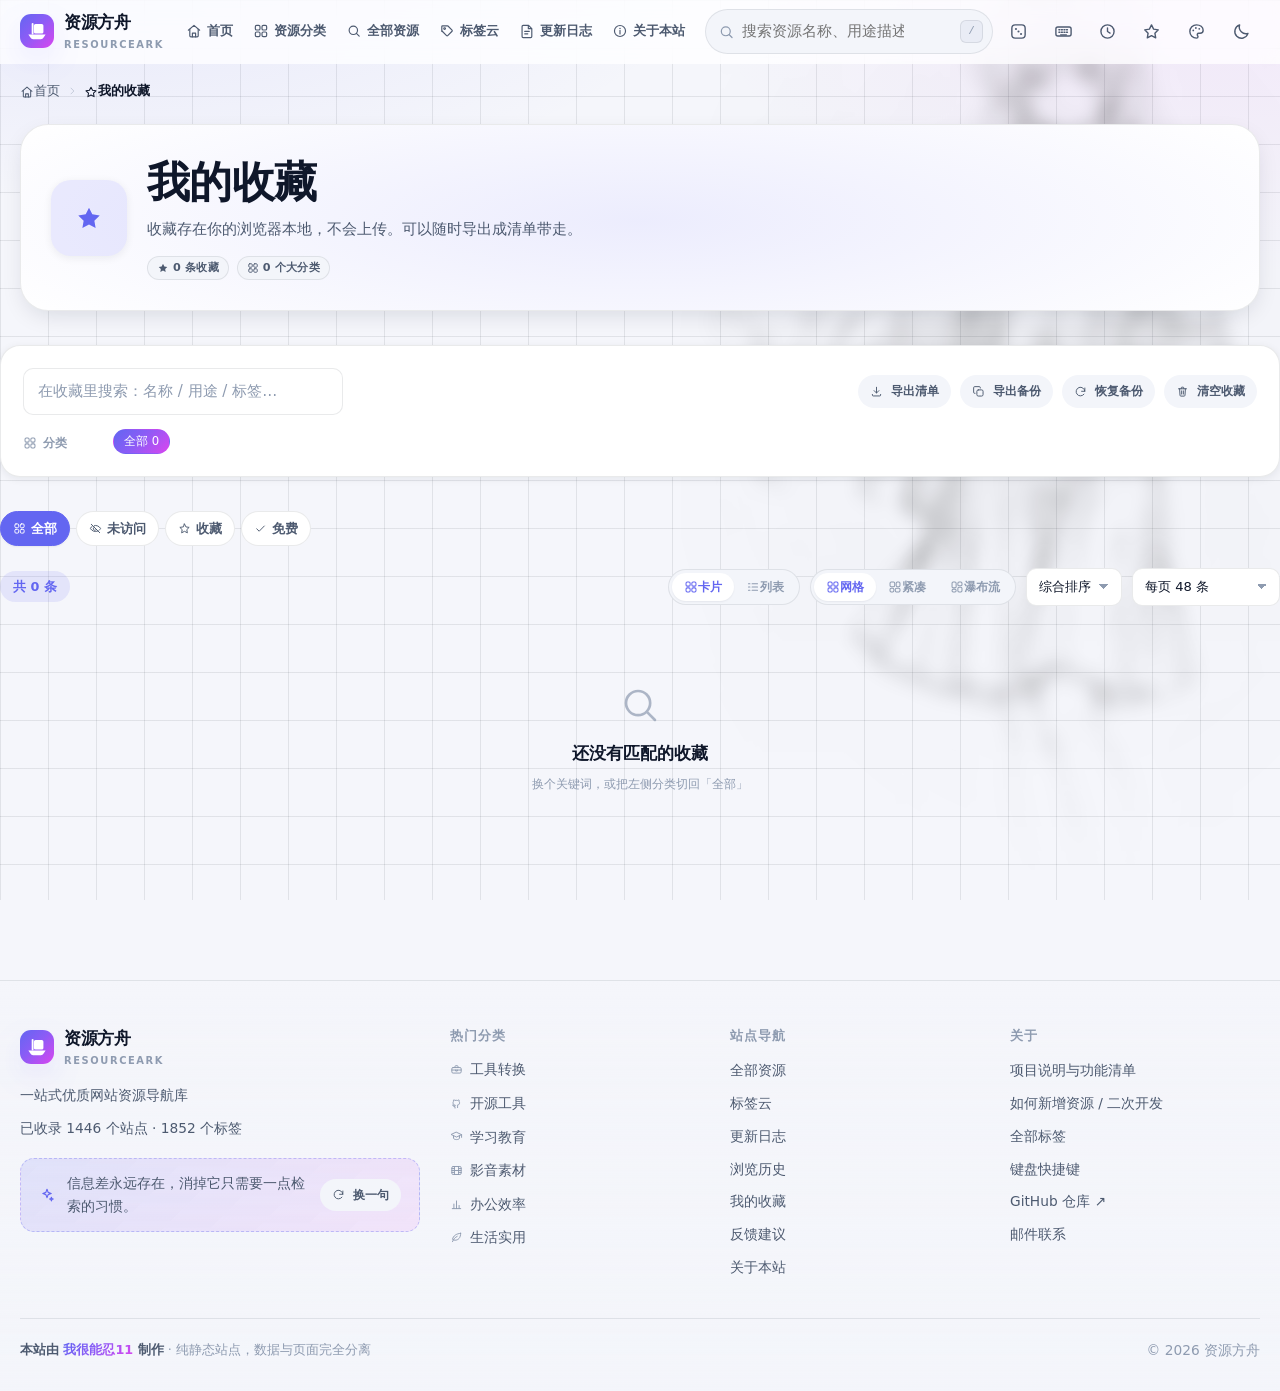
<file: pages/favorites.html>
<!DOCTYPE html>
<html lang="zh-CN">
<head>
  <meta charset="UTF-8">
  <meta name="viewport" content="width=device-width, initial-scale=1">
  <title>我的收藏 · 资源方舟</title>
  <meta name="description" content="收藏的资源，保存在浏览器本地。">
  <meta name="robots" content="noindex, follow">
  <link rel="canonical" href="../index.html">
  <link rel="icon" type="image/svg+xml" href="../assets/img/favicon.svg">
  <!--
    兼容壳：站点已改为 SPA（单页应用），本文件不再承载任何页面内容。
    它只负责把旧地址（例如 pages/category.html?cat=education）
    重定向到新的哈希路由（../index.html#/category?cat=education）。
  -->
  <script>
    (function () {
      var q = location.search || '';
      location.replace('../index.html#/favorites' + q);
    })();
  </script>
  <style>
    html, body { height: 100%; margin: 0; }
    body {
      display: grid; place-items: center;
      font-family: "PingFang SC", "Microsoft YaHei", system-ui, sans-serif;
      background: #f5f6fb; color: #0f172a; text-align: center; padding: 20px;
    }
    .box { max-width: 420px; }
    .box p { color: #4d5a70; font-size: 14px; line-height: 1.7; }
    .box a { color: #6366f1; font-weight: 600; }
  </style>
</head>
<body>
  <div class="box">
    <p>正在前往「我的收藏」…</p>
    <noscript>
      <p>本站已升级为单页应用，需要开启 JavaScript。也可以直接点击下面的链接：</p>
    </noscript>
    <p><a href="../index.html#/favorites">手动前往 我的收藏</a></p>
  </div>
</body>
</html>
</file>
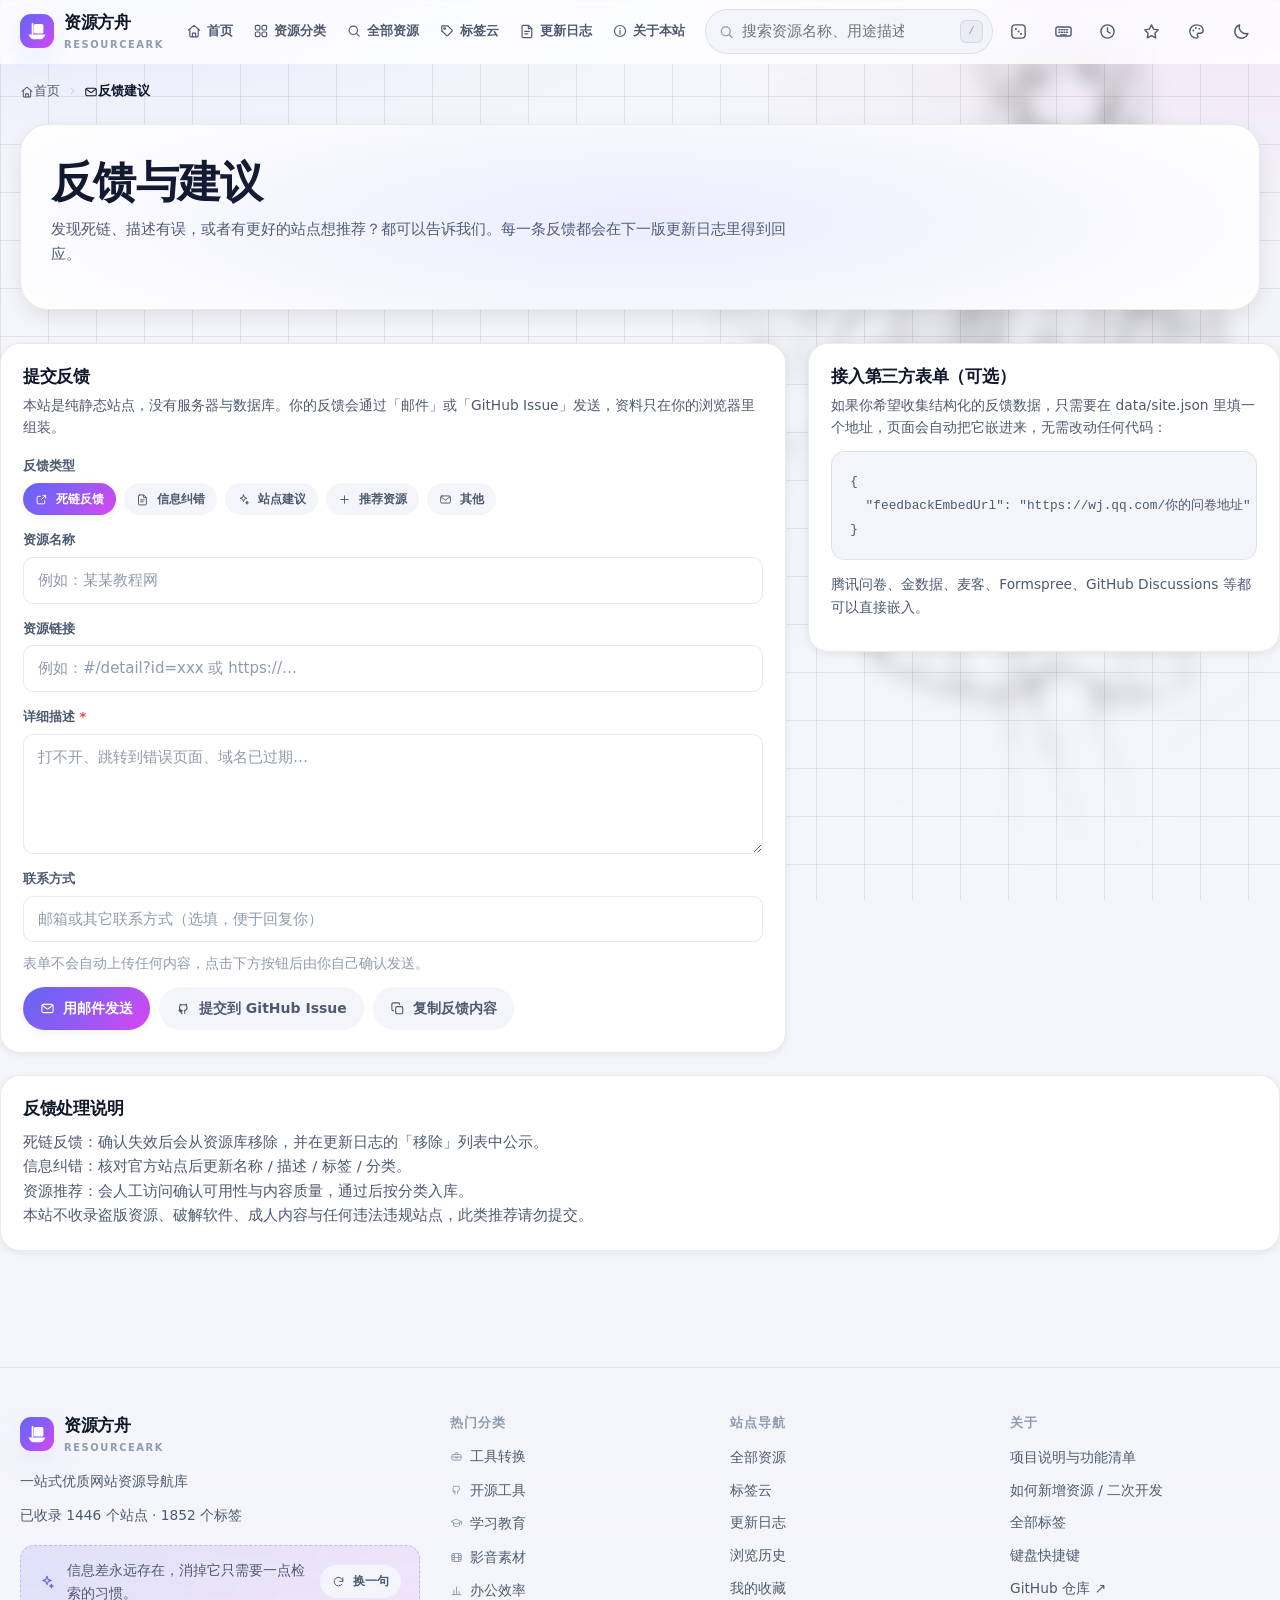
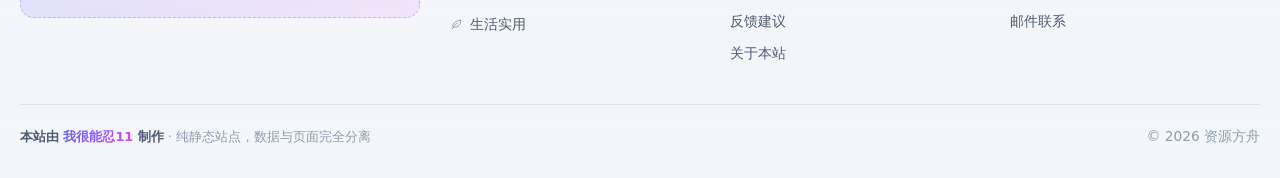
<file: pages/feedback.html>
<!DOCTYPE html>
<html lang="zh-CN">
<head>
  <meta charset="UTF-8">
  <meta name="viewport" content="width=device-width, initial-scale=1">
  <title>反馈建议 · 资源方舟</title>
  <meta name="description" content="死链反馈、信息纠错与资源推荐。">
  <meta name="robots" content="noindex, follow">
  <link rel="canonical" href="../index.html">
  <link rel="icon" type="image/svg+xml" href="../assets/img/favicon.svg">
  <!--
    兼容壳：站点已改为 SPA（单页应用），本文件不再承载任何页面内容。
    它只负责把旧地址（例如 pages/category.html?cat=education）
    重定向到新的哈希路由（../index.html#/category?cat=education）。
  -->
  <script>
    (function () {
      var q = location.search || '';
      location.replace('../index.html#/feedback' + q);
    })();
  </script>
  <style>
    html, body { height: 100%; margin: 0; }
    body {
      display: grid; place-items: center;
      font-family: "PingFang SC", "Microsoft YaHei", system-ui, sans-serif;
      background: #f5f6fb; color: #0f172a; text-align: center; padding: 20px;
    }
    .box { max-width: 420px; }
    .box p { color: #4d5a70; font-size: 14px; line-height: 1.7; }
    .box a { color: #6366f1; font-weight: 600; }
  </style>
</head>
<body>
  <div class="box">
    <p>正在前往「反馈建议」…</p>
    <noscript>
      <p>本站已升级为单页应用，需要开启 JavaScript。也可以直接点击下面的链接：</p>
    </noscript>
    <p><a href="../index.html#/feedback">手动前往 反馈建议</a></p>
  </div>
</body>
</html>
</file>
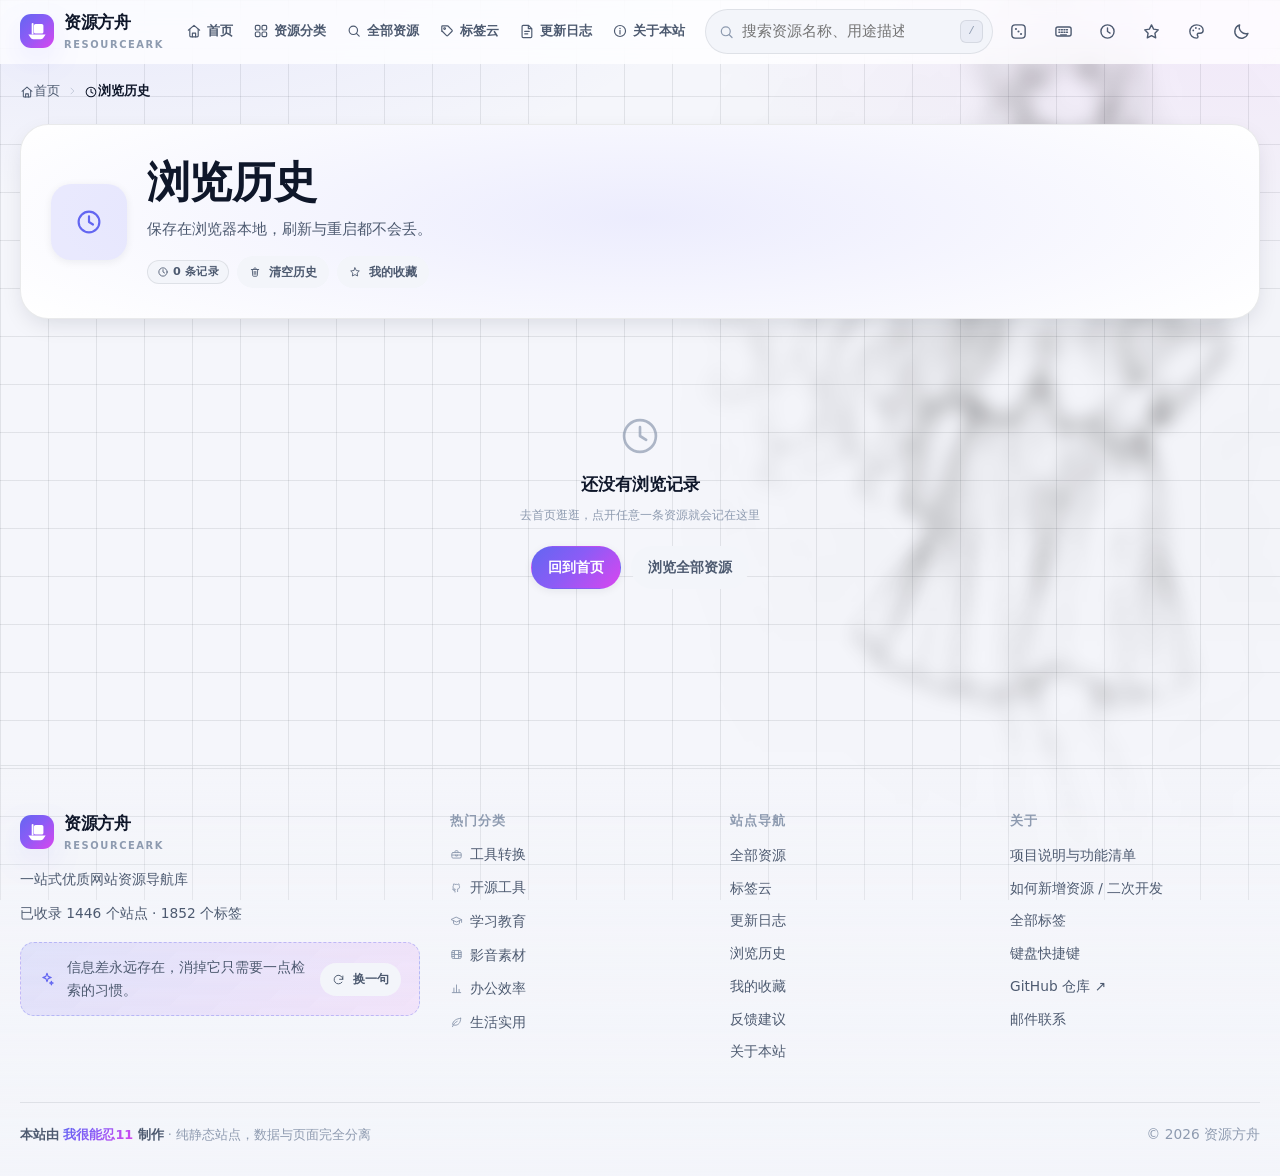
<file: pages/history.html>
<!DOCTYPE html>
<html lang="zh-CN">
<head>
  <meta charset="UTF-8">
  <meta name="viewport" content="width=device-width, initial-scale=1">
  <title>浏览历史 · 资源方舟</title>
  <meta name="description" content="最近浏览过的资源，保存在浏览器本地。">
  <meta name="robots" content="noindex, follow">
  <link rel="canonical" href="../index.html">
  <link rel="icon" type="image/svg+xml" href="../assets/img/favicon.svg">
  <!--
    兼容壳：站点已改为 SPA（单页应用），本文件不再承载任何页面内容。
    它只负责把旧地址（例如 pages/category.html?cat=education）
    重定向到新的哈希路由（../index.html#/category?cat=education）。
  -->
  <script>
    (function () {
      var q = location.search || '';
      location.replace('../index.html#/history' + q);
    })();
  </script>
  <style>
    html, body { height: 100%; margin: 0; }
    body {
      display: grid; place-items: center;
      font-family: "PingFang SC", "Microsoft YaHei", system-ui, sans-serif;
      background: #f5f6fb; color: #0f172a; text-align: center; padding: 20px;
    }
    .box { max-width: 420px; }
    .box p { color: #4d5a70; font-size: 14px; line-height: 1.7; }
    .box a { color: #6366f1; font-weight: 600; }
  </style>
</head>
<body>
  <div class="box">
    <p>正在前往「浏览历史」…</p>
    <noscript>
      <p>本站已升级为单页应用，需要开启 JavaScript。也可以直接点击下面的链接：</p>
    </noscript>
    <p><a href="../index.html#/history">手动前往 浏览历史</a></p>
  </div>
</body>
</html>
</file>
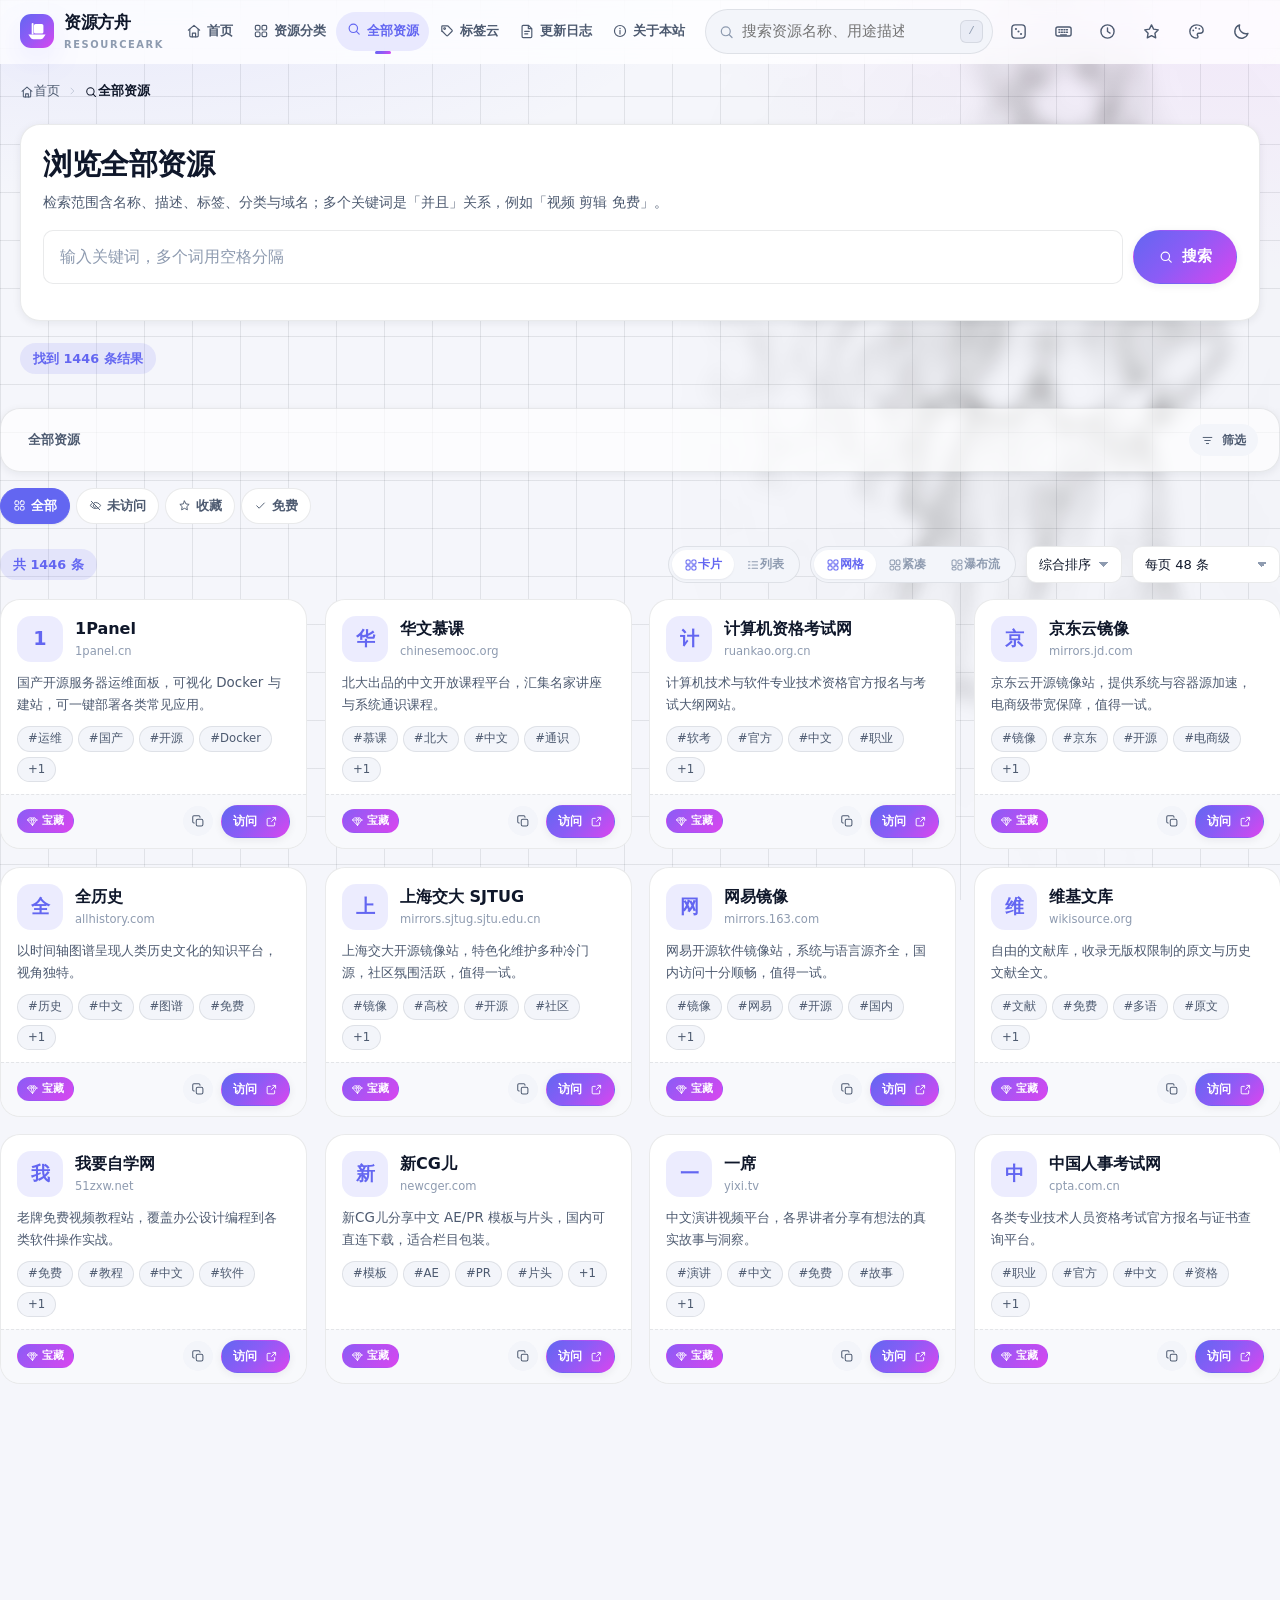
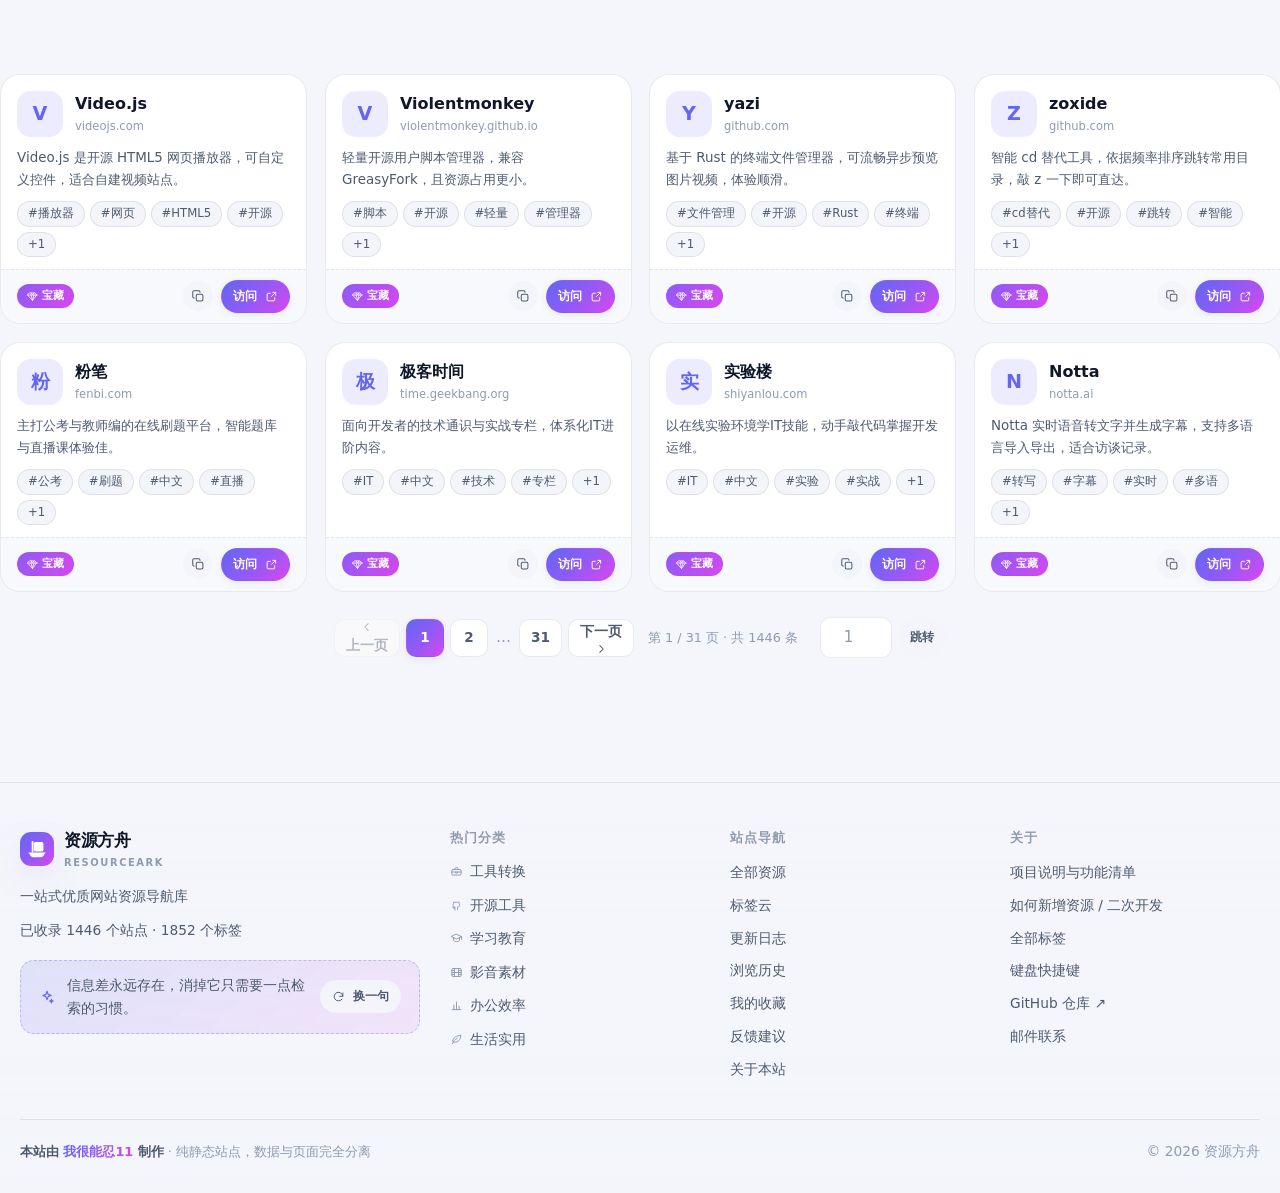
<file: pages/search.html>
<!DOCTYPE html>
<html lang="zh-CN">
<head>
  <meta charset="UTF-8">
  <meta name="viewport" content="width=device-width, initial-scale=1">
  <title>搜索资源 · 资源方舟</title>
  <meta name="description" content="按名称、用途、标签、分类与域名检索全站资源。">
  <meta name="robots" content="noindex, follow">
  <link rel="canonical" href="../index.html">
  <link rel="icon" type="image/svg+xml" href="../assets/img/favicon.svg">
  <!--
    兼容壳：站点已改为 SPA（单页应用），本文件不再承载任何页面内容。
    它只负责把旧地址（例如 pages/category.html?cat=education）
    重定向到新的哈希路由（../index.html#/category?cat=education）。
  -->
  <script>
    (function () {
      var q = location.search || '';
      location.replace('../index.html#/search' + q);
    })();
  </script>
  <style>
    html, body { height: 100%; margin: 0; }
    body {
      display: grid; place-items: center;
      font-family: "PingFang SC", "Microsoft YaHei", system-ui, sans-serif;
      background: #f5f6fb; color: #0f172a; text-align: center; padding: 20px;
    }
    .box { max-width: 420px; }
    .box p { color: #4d5a70; font-size: 14px; line-height: 1.7; }
    .box a { color: #6366f1; font-weight: 600; }
  </style>
</head>
<body>
  <div class="box">
    <p>正在前往「搜索资源」…</p>
    <noscript>
      <p>本站已升级为单页应用，需要开启 JavaScript。也可以直接点击下面的链接：</p>
    </noscript>
    <p><a href="../index.html#/search">手动前往 搜索资源</a></p>
  </div>
</body>
</html>
</file>
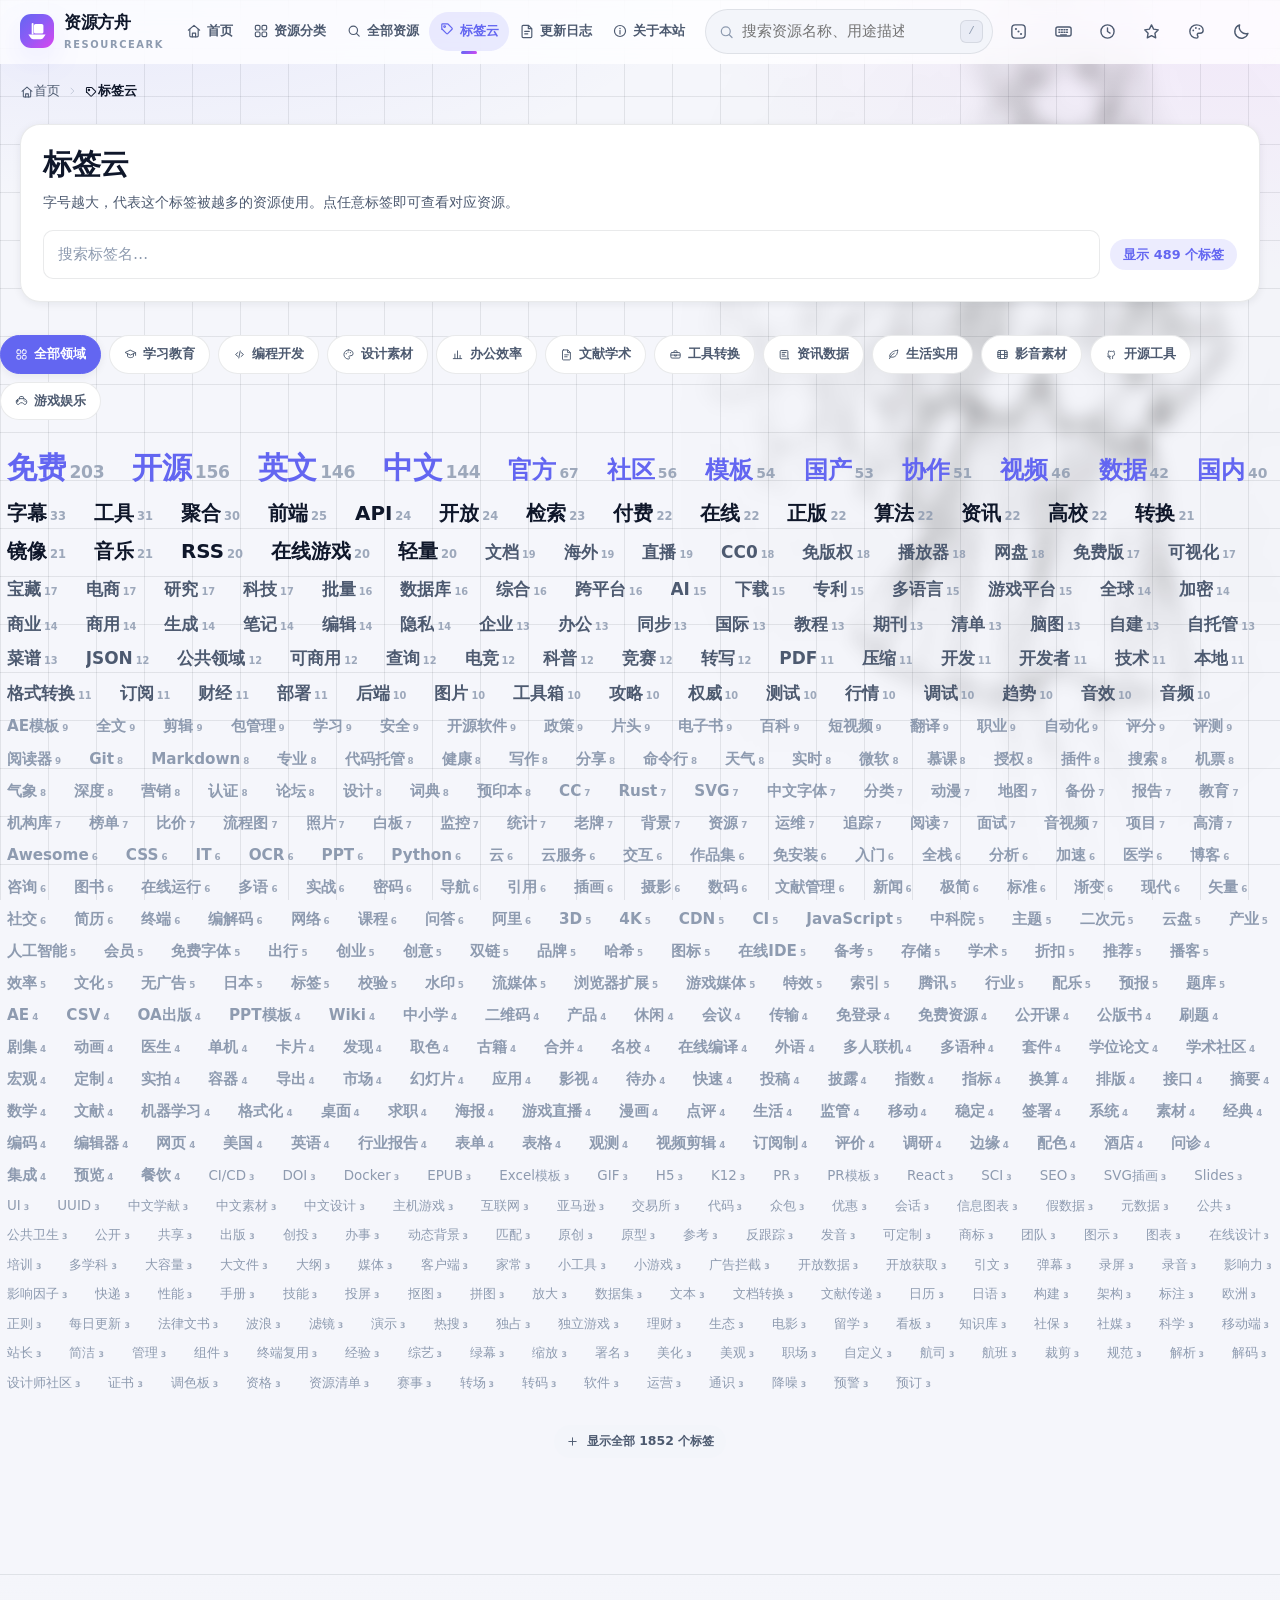
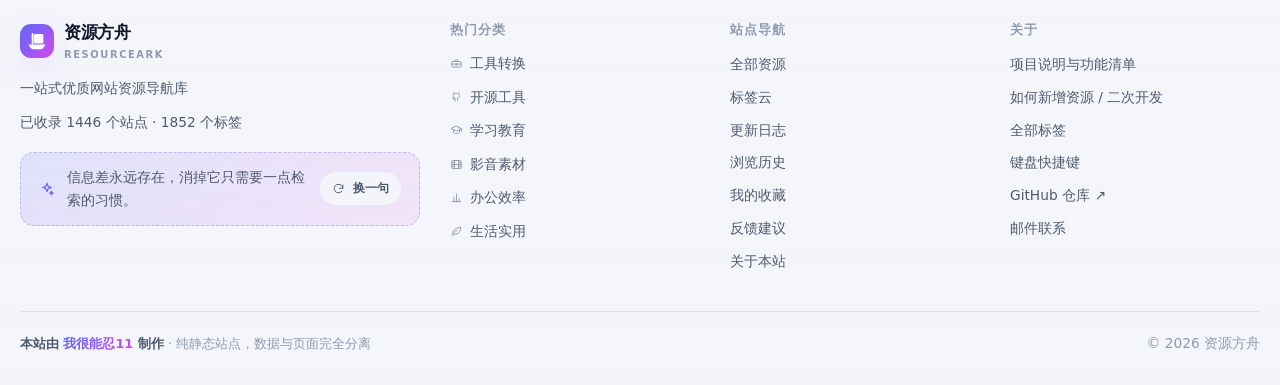
<file: pages/tags.html>
<!DOCTYPE html>
<html lang="zh-CN">
<head>
  <meta charset="UTF-8">
  <meta name="viewport" content="width=device-width, initial-scale=1">
  <title>标签云 · 资源方舟</title>
  <meta name="description" content="全站标签按收录数量分级展示，点任意标签直达对应资源。">
  <meta name="robots" content="noindex, follow">
  <link rel="canonical" href="../index.html">
  <link rel="icon" type="image/svg+xml" href="../assets/img/favicon.svg">
  <!--
    兼容壳：站点已改为 SPA（单页应用），本文件不再承载任何页面内容。
    它只负责把旧地址（例如 pages/category.html?cat=education）
    重定向到新的哈希路由（../index.html#/category?cat=education）。
  -->
  <script>
    (function () {
      var q = location.search || '';
      location.replace('../index.html#/tags' + q);
    })();
  </script>
  <style>
    html, body { height: 100%; margin: 0; }
    body {
      display: grid; place-items: center;
      font-family: "PingFang SC", "Microsoft YaHei", system-ui, sans-serif;
      background: #f5f6fb; color: #0f172a; text-align: center; padding: 20px;
    }
    .box { max-width: 420px; }
    .box p { color: #4d5a70; font-size: 14px; line-height: 1.7; }
    .box a { color: #6366f1; font-weight: 600; }
  </style>
</head>
<body>
  <div class="box">
    <p>正在前往「标签云」…</p>
    <noscript>
      <p>本站已升级为单页应用，需要开启 JavaScript。也可以直接点击下面的链接：</p>
    </noscript>
    <p><a href="../index.html#/tags">手动前往 标签云</a></p>
  </div>
</body>
</html>
</file>
<file: assets/css/theme.css>
/* ==========================================================================
   theme.css —— 设计令牌与多主题系统
   --------------------------------------------------------------------------
   主题通过 <html data-theme="..."> 切换，所有颜色都收敛为 CSS 变量。
   - 内置：light / dark / aurora / forest / sunset / cyber / sakura
   - 自定义：data-theme="light|custom"... 由 JS 内联注入 --accent 等变量实现
   - 新增主题：在下方复制一个块，改掉变量即可，无需改动任何组件样式
   ========================================================================== */

:root {
  /* ---- 主题色（会被各主题覆盖） ---- */
  --accent: #6366f1;
  --accent-2: #8b5cf6;
  --accent-soft: rgba(99, 102, 241, .12);
  --accent-contrast: #ffffff;
  --grad: linear-gradient(135deg, #6366f1 0%, #8b5cf6 45%, #d946ef 100%);
  --grad-soft: linear-gradient(135deg, rgba(99, 102, 241, .14), rgba(217, 70, 239, .10));

  /* ---- 中性色阶 ---- */
  --bg: #f5f6fb;
  --bg-2: #eceef7;
  --surface: #ffffff;
  --surface-2: #f3f5fa;
  --surface-3: #e9ecf5;
  --border: rgba(15, 23, 42, .09);
  --border-strong: rgba(15, 23, 42, .16);
  --text: #0f172a;
  --text-2: #4d5a70;
  --text-3: #8e9bb0;

  /* ---- 功能色 ---- */
  --ok: #16a34a;
  --warn: #f59e0b;
  --danger: #ef4444;
  --gem: #a855f7;

  /* ---- 阴影 ---- */
  --sh-xs: 0 1px 2px rgba(15, 23, 42, .06);
  --sh-sm: 0 2px 8px rgba(15, 23, 42, .07);
  --sh-md: 0 8px 24px -6px rgba(15, 23, 42, .14);
  --sh-lg: 0 22px 48px -18px rgba(15, 23, 42, .26);
  --sh-glow: 0 12px 34px -12px var(--accent);

  /* ---- 圆角 ---- */
  --r-xs: 8px;
  --r-sm: 10px;
  --r-md: 14px;
  --r-lg: 20px;
  --r-xl: 28px;
  --r-pill: 999px;

  /* ---- 尺寸 ---- */
  --nav-h: 64px;
  --page-max: 1280px;
  --gap: 18px;

  /* ---- 间距刻度（统一节奏，避免到处出现 13px / 17px 这类随手值） ---- */
  --sp-1: 4px;
  --sp-2: 8px;
  --sp-3: 12px;
  --sp-4: 16px;
  --sp-5: 22px;
  --sp-6: 28px;
  --sp-7: 36px;
  --sp-8: 48px;

  /* ---- 图标 ---- */
  --ico: 18px;                 /* 正文级图标 */
  --ico-sm: 14px;              /* 徽标 / 胶囊内小图标 */

  /* ---- 通用描边 ---- */
  --line: 1px solid var(--border);
  --ring: 0 0 0 3px var(--accent-soft);

  /* ---- 动效 ---- */
  --ease: cubic-bezier(.22, .61, .36, 1);
  --ease-out: cubic-bezier(.16, 1, .3, 1);
  --dur-f: .18s;
  --dur: .3s;
  --dur-s: .55s;

  /* ---- 表面质感 ---- */
  --nav-bg: rgba(255, 255, 255, .78);
  --glass: rgba(255, 255, 255, .66);
  --hero-scrim: radial-gradient(900px 460px at 12% -8%, rgba(99, 102, 241, .20), transparent 62%),
                radial-gradient(760px 420px at 92% 4%, rgba(217, 70, 239, .16), transparent 60%);
  color-scheme: light;
}

/* ---------------------------------------------------------------- 深空黑 */
[data-theme="dark"] {
  --accent: #818cf8;
  --accent-2: #c084fc;
  --accent-soft: rgba(129, 140, 248, .16);
  --accent-contrast: #0b1020;
  --grad: linear-gradient(135deg, #818cf8 0%, #c084fc 50%, #f472b6 100%);
  --grad-soft: linear-gradient(135deg, rgba(129, 140, 248, .18), rgba(244, 114, 182, .12));

  --bg: #080b16;
  --bg-2: #0c1122;
  --surface: #111730;
  --surface-2: #161d3a;
  --surface-3: #1e2749;
  --border: rgba(148, 163, 184, .16);
  --border-strong: rgba(148, 163, 184, .3);
  --text: #eef2ff;
  --text-2: #a9b6d3;
  --text-3: #7183a8;

  --ok: #4ade80;
  --warn: #fbbf24;
  --danger: #f87171;
  --gem: #d8b4fe;

  --sh-xs: 0 1px 2px rgba(0, 0, 0, .5);
  --sh-sm: 0 2px 10px rgba(0, 0, 0, .45);
  --sh-md: 0 10px 28px -8px rgba(0, 0, 0, .62);
  --sh-lg: 0 26px 56px -20px rgba(0, 0, 0, .78);
  --sh-glow: 0 14px 40px -14px var(--accent);

  --nav-bg: rgba(12, 17, 34, .74);
  --glass: rgba(17, 23, 48, .6);
  --hero-scrim: radial-gradient(900px 460px at 12% -8%, rgba(129, 140, 248, .22), transparent 62%),
                radial-gradient(760px 420px at 92% 4%, rgba(244, 114, 182, .16), transparent 60%);
  color-scheme: dark;
}

/* ---------------------------------------------------------------- 极光紫 */
[data-theme="aurora"] {
  --accent: #7c3aed;
  --accent-2: #06b6d4;
  --accent-soft: rgba(124, 58, 237, .13);
  --grad: linear-gradient(135deg, #7c3aed 0%, #4f46e5 40%, #06b6d4 100%);
  --bg: #f4f2ff;
  --bg-2: #ece8ff;
  --surface: #ffffff;
  --surface-2: #f2efff;
  --surface-3: #e8e3ff;
  --border: rgba(76, 29, 149, .12);
  --hero-scrim: radial-gradient(880px 440px at 10% -10%, rgba(124, 58, 237, .26), transparent 62%),
                radial-gradient(720px 400px at 95% 2%, rgba(6, 182, 212, .22), transparent 60%);
  color-scheme: light;
}

/* ---------------------------------------------------------------- 森林绿 */
[data-theme="forest"] {
  --accent: #0f9d58;
  --accent-2: #84cc16;
  --accent-soft: rgba(15, 157, 88, .13);
  --grad: linear-gradient(135deg, #0f9d58 0%, #22c55e 45%, #a3e635 100%);
  --bg: #f2f8f3;
  --bg-2: #e6f2e9;
  --surface: #ffffff;
  --surface-2: #f0f7f2;
  --surface-3: #e3f1e7;
  --border: rgba(6, 78, 59, .12);
  --hero-scrim: radial-gradient(880px 440px at 10% -10%, rgba(15, 157, 88, .24), transparent 62%),
                radial-gradient(720px 400px at 95% 2%, rgba(163, 230, 53, .24), transparent 60%);
  color-scheme: light;
}

/* ---------------------------------------------------------------- 落日橘 */
[data-theme="sunset"] {
  --accent: #f97316;
  --accent-2: #ec4899;
  --accent-soft: rgba(249, 115, 22, .13);
  --grad: linear-gradient(135deg, #f97316 0%, #f43f5e 50%, #ec4899 100%);
  --bg: #fff7f2;
  --bg-2: #ffefe4;
  --surface: #ffffff;
  --surface-2: #fff5ee;
  --surface-3: #ffe9db;
  --border: rgba(124, 45, 18, .12);
  --hero-scrim: radial-gradient(880px 440px at 10% -10%, rgba(249, 115, 22, .26), transparent 62%),
                radial-gradient(720px 400px at 95% 2%, rgba(236, 72, 153, .2), transparent 60%);
  color-scheme: light;
}

/* ---------------------------------------------------------------- 赛博青 */
[data-theme="cyber"] {
  --accent: #22d3ee;
  --accent-2: #a3e635;
  --accent-soft: rgba(34, 211, 238, .16);
  --accent-contrast: #04141a;
  --grad: linear-gradient(135deg, #22d3ee 0%, #38bdf8 45%, #a3e635 100%);
  --bg: #05121a;
  --bg-2: #071a25;
  --surface: #0a1f2e;
  --surface-2: #0e2839;
  --surface-3: #143347;
  --border: rgba(34, 211, 238, .18);
  --border-strong: rgba(34, 211, 238, .34);
  --text: #e6fbff;
  --text-2: #9ed7e6;
  --text-3: #5f93a6;
  --nav-bg: rgba(7, 26, 37, .76);
  --glass: rgba(10, 31, 46, .62);
  --hero-scrim: radial-gradient(880px 440px at 10% -10%, rgba(34, 211, 238, .26), transparent 62%),
                radial-gradient(720px 400px at 95% 2%, rgba(163, 230, 53, .18), transparent 60%);
  color-scheme: dark;
}

/* ---------------------------------------------------------------- 樱花粉 */
[data-theme="sakura"] {
  --accent: #ec4899;
  --accent-2: #8b5cf6;
  --accent-soft: rgba(236, 72, 153, .12);
  --grad: linear-gradient(135deg, #f472b6 0%, #ec4899 45%, #8b5cf6 100%);
  --bg: #fff5fa;
  --bg-2: #ffe9f4;
  --surface: #ffffff;
  --surface-2: #fff4f9;
  --surface-3: #ffe6f2;
  --border: rgba(131, 24, 67, .12);
  --hero-scrim: radial-gradient(880px 440px at 10% -10%, rgba(244, 114, 182, .28), transparent 62%),
                radial-gradient(720px 400px at 95% 2%, rgba(139, 92, 246, .2), transparent 60%);
  color-scheme: light;
}

/* ---- 圆角风格档位（给用户一点点可调空间） ---- */
[data-radius="sharp"] { --r-xs: 4px; --r-sm: 6px; --r-md: 8px; --r-lg: 12px; --r-xl: 16px; }
[data-radius="round"] { --r-xs: 12px; --r-sm: 14px; --r-md: 20px; --r-lg: 28px; --r-xl: 36px; }

/* ---- 动效强度：尊重系统「减少动态效果」偏好 ---- */
[data-motion="off"] *,
[data-motion="off"] *::before,
[data-motion="off"] *::after {
  animation-duration: .001ms !important;
  animation-iteration-count: 1 !important;
  transition-duration: .001ms !important;
}

@media (prefers-reduced-motion: reduce) {
  * { animation-duration: .001ms !important; transition-duration: .001ms !important; }
}
</file>
<file: assets/css/base.css>
/* ==========================================================================
   base.css —— 重置、字体排版、通用原子与控件
   ========================================================================== */

*, *::before, *::after { box-sizing: border-box; }

html {
  -webkit-text-size-adjust: 100%;
  scroll-behavior: smooth;
  scroll-padding-top: calc(var(--nav-h) + 20px);
}

body {
  margin: 0;
  min-height: 100vh;
  font-family: "PingFang SC", "HarmonyOS Sans SC", "Microsoft YaHei", "Segoe UI",
               system-ui, -apple-system, "Helvetica Neue", Arial, sans-serif;
  font-size: 15px;
  line-height: 1.65;
  color: var(--text);
  background: var(--bg);
  /* 页面底纹：两团极淡的径向渐变 + 细网格，营造层次而不抢内容 */
  background-image:
    radial-gradient(1100px 520px at 8% -12%, var(--accent-soft), transparent 60%),
    radial-gradient(900px 480px at 96% 0%, rgba(217, 70, 239, .07), transparent 58%),
    linear-gradient(var(--border) 1px, transparent 1px),
    linear-gradient(90deg, var(--border) 1px, transparent 1px);
  background-size: auto, auto, 48px 48px, 48px 48px;
  background-attachment: fixed, fixed, fixed, fixed;
  transition: background-color var(--dur) var(--ease), color var(--dur) var(--ease);
  overflow-x: hidden;
}

h1, h2, h3, h4, h5 { margin: 0; font-weight: 700; letter-spacing: -.015em; line-height: 1.25; }
h1 { font-size: clamp(1.7rem, 4.2vw, 2.7rem); }
h2 { font-size: clamp(1.25rem, 2.6vw, 1.7rem); }
h3 { font-size: 1.08rem; }
p { margin: 0 0 .8em; }
a { color: var(--accent); text-decoration: none; transition: color var(--dur-f) var(--ease); }
a:hover { color: var(--accent-2); }
img { max-width: 100%; display: block; }
ul, ol { margin: 0; padding: 0; list-style: none; }
button, input, select, textarea { font: inherit; color: inherit; }
code, kbd, pre { font-family: "JetBrains Mono", "Cascadia Code", Consolas, "Courier New", monospace; }

:focus-visible {
  outline: 2px solid var(--accent);
  outline-offset: 2px;
  border-radius: 6px;
}

::selection { background: var(--accent); color: var(--accent-contrast); }

/* 滚动条 */
* { scrollbar-width: thin; scrollbar-color: var(--border-strong) transparent; }
*::-webkit-scrollbar { width: 10px; height: 10px; }
*::-webkit-scrollbar-track { background: transparent; }
*::-webkit-scrollbar-thumb {
  background: var(--border-strong);
  border-radius: 99px;
  border: 3px solid transparent;
  background-clip: content-box;
}
*::-webkit-scrollbar-thumb:hover { background: var(--accent); background-clip: content-box; }

/* ---------------------------------------------------------------- 容器 */
.wrap { width: 100%; max-width: var(--page-max); margin: 0 auto; padding: 0 20px; }
.wrap-narrow { max-width: 900px; }

/* ---------------------------------------------------------- 防溢出保护 */
/**
 * grid / flex 子项的 min-width 默认是 auto，意味着「内容最小宽度」会顶开容器：
 * 一段长 URL、一行不换行的代码、一个默认宽度的 input，都足以把整个页面撑出横向滚动条。
 * 统一把这些子项的 min-width 归零，让内容在自己的盒子里换行或内部滚动。
 */
.grid-cards > *, .rel-grid > *, .cat-grid > *, .feat-grid > *, .fb-grid > *,
.detail-wrap > *, .kv-grid > *, .vlist-row > *, .hero-inner > *, .foot-grid > *,
.bar-row > *, .filter-tools > *, .fav-tools-row > *,
.row > *, .filter-row > * { min-width: 0; }

/* 长 URL / 长 ID / 连续英文不许顶破容器 */
.kv dd, .card-host, .sug-text .t, .mini-item .t, .prose, .tl-list li { overflow-wrap: anywhere; }
.tree, pre { max-width: 100%; }

/* ---------------------------------------------------------------- 文本工具 */
.muted { color: var(--text-2); }
.dim { color: var(--text-3); }
.tiny { font-size: .78rem; }
.sm { font-size: .86rem; }
.bold { font-weight: 700; }
.center { text-align: center; }
.nowrap { white-space: nowrap; }
.grad-text {
  background: var(--grad);
  -webkit-background-clip: text;
  background-clip: text;
  color: transparent;
  -webkit-text-fill-color: transparent;
}
.clamp-1, .clamp-2, .clamp-3 {
  display: -webkit-box; -webkit-box-orient: vertical; overflow: hidden;
}
.clamp-1 { -webkit-line-clamp: 1; }
.clamp-2 { -webkit-line-clamp: 2; }
.clamp-3 { -webkit-line-clamp: 3; }

.hr { height: 1px; border: 0; background: var(--border); margin: 26px 0; }

/* ---------------------------------------------------------------- 按钮 */
.btn {
  --btn-bg: var(--surface);
  --btn-fg: var(--text);
  --btn-bd: var(--border);
  display: inline-flex; align-items: center; justify-content: center; gap: 8px;
  padding: 9px 16px;
  border-radius: var(--r-pill);
  border: 1px solid var(--btn-bd);
  background: var(--btn-bg);
  color: var(--btn-fg);
  font-size: .875rem; font-weight: 600;
  cursor: pointer; white-space: nowrap;
  transition: transform var(--dur-f) var(--ease), box-shadow var(--dur) var(--ease),
              background-color var(--dur-f) var(--ease), border-color var(--dur-f) var(--ease),
              color var(--dur-f) var(--ease);
  user-select: none;
}
.btn:hover { transform: translateY(-2px); box-shadow: var(--sh-sm); }
.btn:active { transform: translateY(0) scale(.98); }
.btn-primary {
  --btn-bg: var(--grad); --btn-fg: var(--accent-contrast); --btn-bd: transparent;
  box-shadow: var(--sh-sm);
}
.btn-primary:hover { box-shadow: var(--sh-glow); }
.btn-ghost { --btn-bg: transparent; }
.btn-ghost:hover { --btn-bg: var(--accent-soft); --btn-bd: transparent; color: var(--accent); }
.btn-soft { --btn-bg: var(--surface-2); --btn-fg: var(--text-2); --btn-bd: transparent; }
.btn-soft:hover { --btn-fg: var(--accent); }
.btn-xs { padding: 5px 11px; font-size: .78rem; }
.btn-lg { padding: 12px 24px; font-size: .95rem; }
.btn-icon { width: 38px; height: 38px; padding: 0; border-radius: 50%; }
.btn[disabled] { opacity: .5; pointer-events: none; }

/* ---------------------------------------------------------------- 表单控件 */
.field {
  width: 100%;
  padding: 10px 14px;
  border-radius: var(--r-sm);
  border: 1px solid var(--border);
  background: var(--surface);
  transition: border-color var(--dur-f) var(--ease), box-shadow var(--dur-f) var(--ease);
}
.field::placeholder { color: var(--text-3); }
.field:focus {
  outline: none;
  border-color: var(--accent);
  box-shadow: 0 0 0 3px var(--accent-soft);
}
select.field {
  appearance: none;
  background-image: linear-gradient(45deg, transparent 50%, var(--text-3) 50%),
                    linear-gradient(135deg, var(--text-3) 50%, transparent 50%);
  background-position: calc(100% - 17px) 50%, calc(100% - 12px) 50%;
  background-size: 5px 5px, 5px 5px;
  background-repeat: no-repeat;
  padding-right: 34px;
}

/* 自定义开关 */
.switch {
  position: relative; width: 42px; height: 24px; flex: 0 0 auto;
  border-radius: 99px; background: var(--surface-3); cursor: pointer;
  transition: background-color var(--dur) var(--ease);
}
.switch::after {
  content: ""; position: absolute; top: 3px; left: 3px;
  width: 18px; height: 18px; border-radius: 50%;
  background: #fff; box-shadow: var(--sh-xs);
  transition: transform var(--dur) var(--ease-out);
}
.switch[aria-checked="true"] { background: var(--grad); }
.switch[aria-checked="true"]::after { transform: translateX(18px); }

/* 复选（用于多标签筛选） */
.check {
  display: inline-flex; align-items: center; gap: 7px; cursor: pointer;
  padding: 5px 12px 5px 9px;
  border-radius: var(--r-pill);
  border: 1px solid var(--border);
  background: var(--surface);
  font-size: .82rem; font-weight: 500; color: var(--text-2);
  transition: all var(--dur-f) var(--ease);
}
.check:hover { border-color: var(--accent); color: var(--accent); transform: translateY(-1px); }
.check input { position: absolute; opacity: 0; width: 0; height: 0; }
.check .box {
  width: 15px; height: 15px; border-radius: 4px; flex: 0 0 auto;
  border: 1.5px solid var(--border-strong);
  display: grid; place-items: center;
  transition: all var(--dur-f) var(--ease);
}
.check .box::after {
  content: ""; width: 8px; height: 4.5px;
  border-left: 2px solid #fff; border-bottom: 2px solid #fff;
  transform: rotate(-45deg) scale(0); transition: transform var(--dur-f) var(--ease-out);
  margin-top: -2px;
}
.check input:checked ~ .box { background: var(--grad); border-color: transparent; }
.check input:checked ~ .box::after { transform: rotate(-45deg) scale(1); }
.check:has(input:checked) {
  color: var(--accent); border-color: var(--accent);
  background: var(--accent-soft);
}

/* ---------------------------------------------------------------- 徽标 */
.badge {
  display: inline-flex; align-items: center; gap: 4px;
  padding: 2px 9px; border-radius: var(--r-pill);
  font-size: .7rem; font-weight: 700; letter-spacing: .02em;
  border: 1px solid transparent;
  white-space: nowrap;
}
.badge-hot { color: #fff; background: linear-gradient(135deg, #f43f5e, #f97316); }
.badge-gem { color: #fff; background: linear-gradient(135deg, #8b5cf6, #d946ef); }
.badge-new { color: #fff; background: linear-gradient(135deg, #0ea5e9, #22d3ee); }
.badge-free { color: var(--ok); background: color-mix(in srgb, var(--ok) 14%, transparent); border-color: color-mix(in srgb, var(--ok) 30%, transparent); }
.badge-soft { color: var(--text-2); background: var(--surface-2); border-color: var(--border); }

/* 标签胶囊 */
.tag {
  display: inline-flex; align-items: center;
  padding: 2px 10px; border-radius: var(--r-pill);
  font-size: .73rem; font-weight: 500;
  color: var(--text-2); background: var(--surface-2);
  border: 1px solid var(--border);
  transition: all var(--dur-f) var(--ease);
  cursor: pointer;
}
.tag:hover { color: var(--accent); border-color: var(--accent); background: var(--accent-soft); transform: translateY(-1px); }
.tag.active { color: var(--accent-contrast); background: var(--grad); border-color: transparent; }
/* 被搜索命中的标签：加深强调，让用户明白这条结果为什么会出现 */
.tag.hit {
  color: var(--accent);
  border-color: var(--accent);
  background: var(--accent-soft);
  font-weight: 700;
  box-shadow: 0 0 0 2px color-mix(in srgb, var(--accent) 14%, transparent);
}
.tag .n { opacity: .6; margin-left: 4px; font-size: .68rem; }

/* ---------------------------------------------------------------- 卡片外壳 */
.panel {
  background: var(--surface);
  border: 1px solid var(--border);
  border-radius: var(--r-lg);
  box-shadow: var(--sh-sm);
}
.panel-pad { padding: 22px; }

/* ---------------------------------------------------------------- 内联图标 */
/**
 * Ark.icons.el() 生成的统一结构：<span class="ico"><svg class="ico-svg">…</svg></span>
 * SVG 自身的 fill / stroke / 尺寸都写在标签属性上，CSS 只负责布局与对齐，
 * 这样图标既能跟随 currentColor（主题色），也不会因缺字体而显示成方块。
 */
.ico {
  display: inline-flex; align-items: center; justify-content: center;
  flex: 0 0 auto; line-height: 0; vertical-align: middle;
}
/* 尺寸交给 SVG 自身的 width/height 属性，CSS 不要覆盖，避免被拉伸变形 */
.ico-svg { display: block; flex: 0 0 auto; }
/* 图标按钮：只放一个图标时压成正方形 */
.btn.icon-only { width: 30px; height: 30px; padding: 0; gap: 0; }

/* ---------------------------------------------------------------- 空状态 */
.empty { text-align: center; padding: 60px 20px; color: var(--text-3); }
.empty .ico { font-size: 2.6rem; margin-bottom: 12px; opacity: .7; }
.empty .ico svg { width: 46px; height: 46px; }
.empty-t { font-size: 1.06rem; font-weight: 700; color: var(--text); margin: 0 0 6px; }
.empty-actions { display: flex; flex-wrap: wrap; gap: 10px; justify-content: center; margin-top: 20px; }

/* 隐藏工具（无障碍） */
.sr {
  position: absolute; width: 1px; height: 1px; padding: 0; margin: -1px;
  overflow: hidden; clip: rect(0 0 0 0); white-space: nowrap; border: 0;
}
[hidden] { display: none !important; }
</file>
<file: assets/css/components.css>
/* ==========================================================================
   components.css —— 公共组件样式（导航栏 / 页脚 / 面包屑 / 卡片 / 筛选栏 /
   分页 / 骨架屏 / 返回顶部 / 提示条 / 主题面板 / 虚拟滚动容器 / 反馈表单）
   ========================================================================== */

/* ============================================================== 导航栏 */
.nav {
  position: sticky; top: 0; z-index: 60;
  height: var(--nav-h);
  background: var(--nav-bg);
  backdrop-filter: saturate(180%) blur(16px);
  -webkit-backdrop-filter: saturate(180%) blur(16px);
  border-bottom: 1px solid transparent;
  transition: border-color var(--dur) var(--ease), box-shadow var(--dur) var(--ease),
              height var(--dur) var(--ease);
}
.nav.is-stuck { border-bottom-color: var(--border); box-shadow: var(--sh-sm); }
.nav-inner { height: 100%; display: flex; align-items: center; gap: 16px; }

.logo { display: flex; align-items: center; gap: 10px; font-weight: 800; color: var(--text); flex: 0 0 auto; white-space: nowrap; }
.logo:hover { color: var(--text); }
.logo-mark {
  width: 34px; height: 34px; border-radius: 11px;
  background: var(--grad); color: #fff;
  display: grid; place-items: center;
  font-size: 1rem; font-weight: 800;
  box-shadow: var(--sh-glow);
  transition: transform var(--dur) var(--ease-out);
}
.logo:hover .logo-mark { transform: rotate(-8deg) scale(1.06); }
.logo-text { font-size: 1.06rem; letter-spacing: -.02em; }
.logo-sub { display: block; font-size: .62rem; font-weight: 600; color: var(--text-3); letter-spacing: .16em; }

.nav-links { display: flex; align-items: center; gap: 2px; margin-left: 6px; flex: 0 0 auto; }
.nav-link {
  position: relative;
  display: inline-flex; align-items: center; gap: 7px;
  padding: 8px 13px; border-radius: var(--r-pill);
  font-size: .875rem; font-weight: 600; color: var(--text-2);
  transition: all var(--dur-f) var(--ease);
  /* 中文的最小内容宽度只有「一个字」，不加这两句，顶栏一挤就会把
     「资源分类」折成两字一排竖着码 —— flex 项必须 nowrap 且不被压缩 */
  white-space: nowrap;
  flex: 0 0 auto;
}
.nav-link:hover { color: var(--accent); background: var(--accent-soft); }
.nav-link.active { color: var(--accent); background: var(--accent-soft); }
.nav-link.active::after {
  content: ""; position: absolute; left: 50%; bottom: -3px;
  width: 16px; height: 3px; border-radius: 3px;
  background: var(--grad); transform: translateX(-50%);
}
/* 导航项图标：跟随文字色，hover / 选中时轻微上浮，比纯文字更有辨识度 */
.nav-i { color: currentColor; transition: transform var(--dur-f) var(--ease-out); }
.nav-link:hover .nav-i, .nav-link.active .nav-i { transform: translateY(-1px); }

.nav-search { position: relative; flex: 1 1 auto; min-width: 0; max-width: 420px; margin-left: auto; }
.nav-search .ico {
  position: absolute; left: 13px; top: 50%; transform: translateY(-50%);
  color: var(--text-3); pointer-events: none; font-size: .95rem;
}
.search-ico { pointer-events: none; }
.nav-search input {
  width: 100%; min-width: 0; padding: 9px 74px 9px 36px;
  border-radius: var(--r-pill);
  border: 1px solid var(--border);
  background: var(--surface-2);
  transition: all var(--dur) var(--ease);
}
.nav-search input:focus {
  outline: none; background: var(--surface);
  border-color: var(--accent); box-shadow: 0 0 0 4px var(--accent-soft);
  width: 100%;
}
.nav-search kbd {
  position: absolute; right: 10px; top: 50%; transform: translateY(-50%);
  font-size: .68rem; padding: 2px 7px; border-radius: 6px;
  color: var(--text-3); background: var(--surface-3); border: 1px solid var(--border);
  pointer-events: none;
}

/* 搜索联想面板：从搜索框下方展开，键盘 / 鼠标都能用 */
.nav-suggest {
  position: absolute; top: calc(100% + 8px); left: 0; right: 0; z-index: 80;
  max-height: 344px; overflow-y: auto; padding: 6px;
  background: var(--surface); border: 1px solid var(--border);
  border-radius: var(--r-md); box-shadow: var(--sh-lg);
  opacity: 0; visibility: hidden; transform: translateY(-6px) scale(.99);
  transform-origin: top center;
  transition: all var(--dur) var(--ease-out);
}
.nav-suggest.open { opacity: 1; visibility: visible; transform: none; }
.sug-title {
  padding: 8px 10px 4px;
  font-size: .68rem; font-weight: 700; letter-spacing: .1em; color: var(--text-3);
}
.sug-item {
  display: flex; align-items: center; gap: 10px;
  padding: 8px 10px; border-radius: var(--r-sm);
  transition: background-color var(--dur-f) var(--ease);
}
.sug-item:hover { background: var(--accent-soft); }
.sug-ico { color: var(--text-3); transition: transform var(--dur-f) var(--ease-out), color var(--dur-f) var(--ease); }
.sug-item:hover .sug-ico { color: var(--accent); transform: translateX(2px); }
.sug-text { min-width: 0; flex: 1 1 auto; }
.sug-text .t {
  font-size: .86rem; font-weight: 600; color: var(--text);
  overflow: hidden; text-overflow: ellipsis; white-space: nowrap;
}
.sug-text .s { font-size: .72rem; color: var(--text-3); }
.sug-tags { display: flex; flex-wrap: wrap; gap: 6px; padding: 6px 10px 8px; }

/* 移动端抽屉里的搜索框 */
.m-search { position: relative; margin-bottom: 14px; }
.m-search .ico {
  position: absolute; left: 13px; top: 50%; transform: translateY(-50%);
  color: var(--text-3); pointer-events: none;
}
.m-search input {
  width: 100%; padding: 10px 14px 10px 38px;
  border-radius: var(--r-pill);
  border: 1px solid var(--border); background: var(--surface-2);
}
.m-search input:focus { outline: none; border-color: var(--accent); background: var(--surface); box-shadow: var(--ring); }
.m-search kbd { display: none; }

.nav-actions { display: flex; align-items: center; gap: 8px; flex: 1 1 auto; min-width: 0; }
.icon-btn {
  position: relative;
  width: 38px; height: 38px; border-radius: 50%;
  display: grid; place-items: center;
  border: 1px solid transparent; background: transparent;
  cursor: pointer; font-size: 1.05rem; color: var(--text-2);
  transition: all var(--dur-f) var(--ease);
}
.icon-btn:hover { background: var(--accent-soft); color: var(--accent); transform: translateY(-2px); }
.icon-btn.active { background: var(--accent-soft); color: var(--accent); }

/* 收藏数量角标：0 条时淡出隐藏，避免空圈挂在图标上 */
.icon-badge {
  position: absolute; top: 1px; right: 1px; z-index: 1;
  min-width: 17px; height: 17px; padding: 0 4px;
  display: inline-grid; place-items: center;
  border-radius: var(--r-pill);
  background: var(--grad); color: var(--accent-contrast);
  font-size: .62rem; font-weight: 800; line-height: 1;
  box-shadow: 0 0 0 2px var(--nav-bg);
  opacity: 0; transform: scale(.55);
  transition: opacity var(--dur-f) var(--ease), transform var(--dur-f) var(--ease-out);
  pointer-events: none;
}
.icon-badge.on { opacity: 1; transform: none; }

/* 主题面板的定位锚点 */
.pop-wrap { position: relative; display: inline-flex; align-items: center; }

.burger { display: none; }

/* 移动端抽屉 */
.drawer {
  position: fixed; inset: 0; z-index: 90;
  background: rgba(2, 6, 23, .5);
  backdrop-filter: blur(6px);
  opacity: 0; visibility: hidden; transition: all var(--dur) var(--ease);
}
.drawer.open { opacity: 1; visibility: visible; }
.drawer-panel {
  position: absolute; top: 0; right: 0; height: 100%;
  width: min(320px, 84vw);
  background: var(--surface);
  border-left: 1px solid var(--border);
  padding: 22px 20px;
  overflow-y: auto;
  transform: translateX(102%);
  transition: transform var(--dur-s) var(--ease-out);
}
.drawer.open .drawer-panel { transform: none; }
.drawer-head { display: flex; align-items: center; justify-content: space-between; margin-bottom: 18px; }
.drawer-link {
  display: flex; align-items: center; gap: 10px;
  padding: 12px 14px; border-radius: var(--r-md);
  font-weight: 600; color: var(--text-2);
  transition: all var(--dur-f) var(--ease);
}
.drawer-link:hover, .drawer-link.active { background: var(--accent-soft); color: var(--accent); }
.drawer-group-title { margin: 18px 0 8px; font-size: .72rem; font-weight: 700; letter-spacing: .1em; color: var(--text-3); }

/* ============================================================== 面包屑 */
.crumb { display: flex; flex-wrap: wrap; align-items: center; gap: 6px; padding: 16px 0 4px; font-size: .82rem; }
.crumb-item { display: flex; align-items: center; gap: 6px; color: var(--text-3); }
.crumb-item a { color: var(--text-2); font-weight: 500; }
.crumb-item a:hover { color: var(--accent); }
.crumb-item.current { color: var(--text); font-weight: 700; }
.crumb-sep { color: var(--text-3); opacity: .7; user-select: none; }
.crumb-pill {
  display: inline-flex; align-items: center; gap: 5px;
  padding: 3px 10px; border-radius: var(--r-pill);
  background: var(--surface-2); border: 1px solid var(--border);
}

/* ============================================================== 资源卡片 */
.card {
  position: relative;
  display: flex; flex-direction: column;
  background: var(--surface);
  border: 1px solid var(--border);
  border-radius: var(--r-lg);
  overflow: hidden;
  transition: transform var(--dur) var(--ease-out), box-shadow var(--dur) var(--ease),
              border-color var(--dur) var(--ease);
  contain: layout style paint;
}
.card::before {
  content: ""; position: absolute; inset: 0 0 auto; height: 3px;
  background: var(--c, var(--grad)); opacity: 0;
  transition: opacity var(--dur) var(--ease);
}
.card:hover {
  transform: translateY(-6px);
  box-shadow: var(--sh-lg);
  border-color: color-mix(in srgb, var(--c, var(--accent)) 42%, transparent);
}
.card:hover::before { opacity: 1; }
.card:focus-within { border-color: var(--accent); }

.card-top { display: flex; align-items: flex-start; gap: 12px; padding: 16px 16px 8px; }
.card-ico {
  position: relative;
  width: 46px; height: 46px; flex: 0 0 auto;
  border-radius: var(--r-md);
  display: grid; place-items: center;
  background: var(--c-soft, var(--accent-soft));
  color: var(--c, var(--accent));
  font-size: 1.2rem; font-weight: 800; overflow: hidden;
  transition: transform var(--dur) var(--ease-out);
}
.card:hover .card-ico { transform: scale(1.06) rotate(-4deg); }
.card-ico img {
  width: 26px; height: 26px; object-fit: contain; border-radius: 5px;
  opacity: 0; transition: opacity var(--dur) var(--ease);
}
.card-ico img.ok { opacity: 1; }
.card-ico .letter { position: absolute; }

.card-head { min-width: 0; flex: 1 1 auto; }
.card-name {
  display: block; font-weight: 700; font-size: 1rem; color: var(--text);
  overflow: hidden; text-overflow: ellipsis; white-space: nowrap;
}
.card-host { font-size: .72rem; color: var(--text-3); overflow: hidden; text-overflow: ellipsis; white-space: nowrap; }
.card-body { padding: 0 16px; flex: 1 1 auto; }
.card-desc { font-size: .84rem; color: var(--text-2); margin: 2px 0 10px; min-height: 2.7em; }
.card-tags { display: flex; flex-wrap: wrap; gap: 5px; margin-bottom: 12px; }
.card-foot {
  display: flex; flex-wrap: wrap; align-items: center; gap: 8px 8px;
  padding: 10px 16px; border-top: 1px dashed var(--border);
  background: color-mix(in srgb, var(--surface-2) 60%, transparent);
}
.card-foot .spacer { flex: 1 1 auto; min-width: 0; }

.chip {
  display: inline-flex; align-items: center; gap: 4px;
  font-size: .7rem; font-weight: 600; color: var(--text-3);
  white-space: nowrap;      /* 「1.9万」这类数字不允许在胶囊内部折行 */
}
/* 强调型胶囊：用于「虚拟滚动已启用」这类状态提示 */
.chip-accent {
  padding: 4px 10px; border-radius: var(--r-pill);
  color: var(--accent); background: var(--accent-soft);
  font-weight: 700;
}
.chip-accent svg { color: currentColor; }
/* 卡片右上角操作 */
.card-fav {
  position: absolute; top: 12px; right: 12px; z-index: 2;
  width: 30px; height: 30px; border-radius: 50%;
  display: grid; place-items: center; cursor: pointer;
  background: var(--surface); border: 1px solid var(--border);
  color: var(--text-3); font-size: .85rem;
  opacity: 0; transform: scale(.8);
  transition: all var(--dur) var(--ease-out);
}
.card:hover .card-fav, .card-fav.on { opacity: 1; transform: none; }
.card-fav.on { color: var(--gem); border-color: var(--gem); }
.card-fav:hover { color: var(--gem); border-color: var(--gem); transform: scale(1.1); }

/* 列表视图 */
.view-list { display: flex; flex-direction: column; gap: 10px; }
.view-list .card { flex-direction: row; align-items: center; padding: 0; border-radius: var(--r-md); }
.view-list .card::before { inset: 0 auto 0 0; width: 3px; height: auto; }
.view-list .card:hover { transform: translateX(5px); }
.view-list .card-top { padding: 14px 0 14px 16px; align-items: center; flex: 0 0 auto; width: 300px; }
.view-list .card-body { padding: 0 16px; }
.view-list .card-desc { min-height: 0; margin: 0; -webkit-line-clamp: 1; }
.view-list .card-tags { margin: 0 0 0 auto; padding-right: 12px; flex: 0 0 auto; max-width: 260px; }
.view-list .card-foot { border-top: 0; border-left: 1px dashed var(--border); background: transparent; padding: 14px 16px; }
.view-list .card-ico { width: 36px; height: 36px; border-radius: 10px; font-size: 1rem; }
.view-list .card-fav { position: static; opacity: 1; transform: none; }

/* 高亮命中字符 */
mark.hit {
  background: color-mix(in srgb, var(--accent) 26%, transparent);
  color: inherit; border-radius: 3px; padding: 0 1px;
  font-weight: 700;
}

/* ============================================================== 虚拟滚动 */
.vlist { position: relative; }
.vlist-sizer { position: relative; width: 100%; }
.vlist-abs { position: absolute; top: 0; left: 0; right: 0; }
.vlist-row { display: grid; }
.vlist-status { text-align: center; padding: 20px; color: var(--text-3); font-size: .85rem; }
.vlist-status .sp {
  display: inline-block; width: 16px; height: 16px; vertical-align: -3px; margin-right: 8px;
  border: 2px solid var(--border-strong); border-top-color: var(--accent);
  border-radius: 50%; animation: spin .7s linear infinite;
}

/* ============================================================== 筛选栏 */
.filters { display: flex; flex-direction: column; gap: 14px; }
.filter-row { display: flex; align-items: flex-start; gap: 12px; flex-wrap: wrap; }
.filter-label {
  flex: 0 0 auto; width: 78px; padding-top: 4px;
  display: flex; align-items: center; gap: 6px;
  font-size: .78rem; font-weight: 700; color: var(--text-3); letter-spacing: .04em;
  white-space: nowrap;
}
.filter-items { flex: 1 1 auto; display: flex; flex-wrap: wrap; gap: 7px; }
.filter-tools { display: flex; align-items: center; gap: 8px; flex-wrap: wrap; }
.chips-scroll { max-height: 132px; overflow-y: auto; padding-right: 4px; }

.filterbar {
  /* 展开态刻意不吸顶：三层筛选铺开能占满整屏，一旦吸顶就会把下方结果整块盖住
     （手机竖屏下滑 100 多像素后就完全看不到卡片了）。
     展开时它就是一个普通区块，随页面正常滚走；只有收起成一行后才吸顶常驻。 */
  position: static;
  background: var(--glass);
  backdrop-filter: blur(14px) saturate(160%);
  -webkit-backdrop-filter: blur(14px) saturate(160%);
  border: 1px solid var(--border);
  border-radius: var(--r-lg);
  padding: 16px 18px;
  box-shadow: var(--sh-sm);
}
/* 收起态：只留「当前条件 + 展开」一行，把屏幕还给内容，并吸顶常驻 */
.filterbar.fb-folded {
  position: sticky; top: var(--nav-h); z-index: 40;
  padding: 9px 12px;
}
.filterbar.fb-folded .filters { display: none; }
.filterbar.fb-folded .fb-bar { margin-bottom: 0; background: none; border-color: transparent; }

.fb-bar {
  display: flex; align-items: center; gap: 10px;
  margin-bottom: 12px; padding: 5px 8px 5px 14px;
  border: 1px solid var(--border); border-radius: var(--r-pill);
  background: var(--surface-2);
}
.fb-sum {
  flex: 1 1 auto; min-width: 0;
  font-size: .84rem; font-weight: 600; color: var(--text-2);
  white-space: nowrap; overflow: hidden; text-overflow: ellipsis;
}
.fb-toggle { flex: 0 0 auto; }
.filter-selected { display: flex; flex-wrap: wrap; gap: 6px; align-items: center; }
/* 已选条件胶囊：点一下即移除，右侧的 × 随 hover 转 90° 做反馈 */
.tag.pill { padding-right: 7px; gap: 5px; cursor: pointer; }
.pill-x {
  opacity: .65;
  transition: opacity var(--dur-f) var(--ease), transform var(--dur-f) var(--ease-out);
}
.tag.pill:hover .pill-x { opacity: 1; transform: rotate(90deg); }
/* 展开 / 收起箭头翻转 */
.flip-x { transition: transform var(--dur) var(--ease-out); }
.flip-x > svg { transform: rotate(180deg); }

/* ============================================================== 分页 */
.pager { display: flex; align-items: center; justify-content: center; gap: 6px; flex-wrap: wrap; padding: 26px 0 8px; }
.pager-btn {
  min-width: 38px; height: 38px; padding: 0 11px;
  display: grid; place-items: center;
  border-radius: var(--r-sm); border: 1px solid var(--border);
  background: var(--surface); color: var(--text-2);
  font-size: .85rem; font-weight: 600; cursor: pointer;
  transition: all var(--dur-f) var(--ease);
}
.pager-btn:hover:not([disabled]) { border-color: var(--accent); color: var(--accent); transform: translateY(-2px); }
.pager-btn[aria-current="page"] { background: var(--grad); color: var(--accent-contrast); border-color: transparent; box-shadow: var(--sh-sm); }
.pager-btn[disabled] { opacity: .4; cursor: not-allowed; }
.pager-info { font-size: .8rem; color: var(--text-3); margin: 0 6px; }
.pager-ellipsis { color: var(--text-3); padding: 0 2px; }

/* ============================================================== 骨架屏 */
.sk { background: var(--surface-2); border-radius: var(--r-sm); position: relative; overflow: hidden; }
.sk::after {
  content: ""; position: absolute; inset: 0;
  background: linear-gradient(90deg, transparent, color-mix(in srgb, var(--surface) 88%, transparent), transparent);
  transform: translateX(-100%);
  animation: shimmer 1.35s infinite;
}
.sk-card { padding: 16px; border: 1px solid var(--border); border-radius: var(--r-lg); background: var(--surface); }
.sk-line { height: 11px; margin-bottom: 9px; }
.sk-ico { width: 46px; height: 46px; border-radius: var(--r-md); }
.sk-foot { display: flex; gap: 8px; margin-top: 14px; }

/* ============================================================== 返回顶部 */
.totop {
  position: fixed; right: 22px; bottom: 26px; z-index: 70;
  width: 46px; height: 46px; border-radius: 50%;
  display: grid; place-items: center; cursor: pointer;
  border: 1px solid var(--border);
  background: var(--nav-bg);
  backdrop-filter: blur(12px);
  color: var(--text-2); box-shadow: var(--sh-md);
  opacity: 0; visibility: hidden; transform: translateY(14px) scale(.9);
  transition: all var(--dur) var(--ease-out);
}
.totop.show { opacity: 1; visibility: visible; transform: none; }
.totop:hover { color: var(--accent); border-color: var(--accent); transform: translateY(-3px); }
/* 只作用于进度环本身（直接子级 svg），不要误伤内部的小箭头图标 */
.totop > svg { position: absolute; inset: -1px; width: 48px; height: 48px; transform: rotate(-90deg); }
.totop > svg circle { fill: none; stroke: var(--accent); stroke-width: 2.5; stroke-linecap: round; }
.totop-ico { position: relative; z-index: 1; color: var(--text-2); }
.totop:hover .totop-ico { color: var(--accent); }

/* ============================================================== 提示条 */
.toasts {
  position: fixed; left: 50%; bottom: 30px; z-index: 120;
  transform: translateX(-50%);
  display: flex; flex-direction: column-reverse; gap: 8px; align-items: center;
  pointer-events: none;
}
.toast {
  display: flex; align-items: center; gap: 9px;
  padding: 10px 18px; border-radius: var(--r-pill);
  background: color-mix(in srgb, var(--text) 92%, transparent);
  color: var(--bg);
  font-size: .85rem; font-weight: 600;
  box-shadow: var(--sh-lg);
  animation: toastIn .32s var(--ease-out) both;
}
.toast.out { animation: toastOut .28s var(--ease) both; }
.toast .ico { font-size: 1rem; }

/* ============================================================== 主题面板 */
.theme-pop {
  position: absolute; top: calc(100% + 12px); right: 0; z-index: 80;
  width: 306px; padding: 18px;
  background: var(--surface); border: 1px solid var(--border);
  border-radius: var(--r-lg); box-shadow: var(--sh-lg);
  opacity: 0; visibility: hidden; transform: translateY(-8px) scale(.97);
  transform-origin: top right;
  transition: all var(--dur) var(--ease-out);
}
.theme-pop.open { opacity: 1; visibility: visible; transform: none; }
.theme-pop h4 { font-size: .8rem; color: var(--text-3); letter-spacing: .08em; margin-bottom: 10px; }
.theme-grid { display: grid; grid-template-columns: repeat(4, 1fr); gap: 9px; }
.theme-swatch {
  position: relative; aspect-ratio: 1; border-radius: var(--r-sm);
  cursor: pointer; border: 2px solid transparent;
  box-shadow: var(--sh-xs); overflow: hidden;
  transition: all var(--dur-f) var(--ease-out);
}
.theme-swatch:hover { transform: translateY(-3px) scale(1.05); }
.theme-swatch.on { border-color: var(--accent); }
.theme-swatch.on::after {
  content: "✓"; position: absolute; inset: 0;
  display: grid; place-items: center;
  color: #fff; font-weight: 800; font-size: 1rem;
  background: rgba(0, 0, 0, .28);
}
.theme-swatch span {
  position: absolute; left: 0; right: 0; bottom: 0;
  font-size: .6rem; text-align: center; color: #fff;
  background: rgba(0, 0, 0, .42); padding: 2px 0;
}
.theme-row { display: flex; align-items: center; justify-content: space-between; gap: 10px; margin-top: 14px; font-size: .82rem; }
.accent-pick { display: flex; align-items: center; gap: 8px; }
.accent-pick input[type="color"] {
  width: 34px; height: 28px; padding: 0; border: 1px solid var(--border);
  border-radius: 8px; background: transparent; cursor: pointer;
}
.seg { display: inline-flex; padding: 3px; border-radius: var(--r-pill); background: var(--surface-2); border: 1px solid var(--border); }
.seg button {
  padding: 4px 12px; border: 0; background: transparent; cursor: pointer;
  border-radius: var(--r-pill); font-size: .78rem; font-weight: 600; color: var(--text-3);
  transition: all var(--dur-f) var(--ease);
}
.seg button.on { background: var(--surface); color: var(--accent); box-shadow: var(--sh-xs); }

/* ============================================================== 详情页 */
.detail-head {
  position: relative; overflow: hidden;
  padding: 30px; border-radius: var(--r-xl);
  border: 1px solid var(--border);
  background: var(--surface);
  box-shadow: var(--sh-md);
}
.detail-head::before {
  content: ""; position: absolute; inset: -40% -10% auto; height: 340px;
  background: radial-gradient(closest-side, var(--c-soft, var(--accent-soft)), transparent);
  pointer-events: none;
}
.detail-ico {
  width: 76px; height: 76px; border-radius: var(--r-lg); flex: 0 0 auto;
  display: grid; place-items: center; position: relative; overflow: hidden;
  background: var(--c-soft, var(--accent-soft)); color: var(--c, var(--accent));
  font-size: 2rem; font-weight: 800; box-shadow: var(--sh-sm);
}
.detail-ico img { width: 44px; height: 44px; object-fit: contain; }

/* 头部排版：图标 | 标题区，窄屏自动换行 */
.detail-head-row { display: flex; align-items: center; gap: 20px; flex-wrap: wrap; position: relative; }
.detail-head-row > div { min-width: 0; }
/* 徽标行：分类 / 子分类 / 收费方式 / 热门标记 */
.detail-badges { display: flex; flex-wrap: wrap; align-items: center; gap: 7px; margin-bottom: 10px; }
.detail-cta { display: flex; flex-wrap: wrap; align-items: center; gap: 10px; margin-top: 22px; }
/* 数据胶囊 + 标签行，位于头部主卡底部 */
.detail-head-foot {
  display: flex; flex-wrap: wrap; align-items: center; justify-content: space-between;
  gap: 12px; margin-top: 22px; padding-top: 18px;
  border-top: 1px solid var(--border); position: relative;
}
.detail-chips { display: flex; flex-wrap: wrap; align-items: center; gap: 8px; }
.detail-chips .chip {
  padding: 4px 11px; border-radius: var(--r-pill);
  background: var(--surface-2); border: 1px solid var(--border);
  color: var(--text-2); font-size: .74rem; font-weight: 600;
}
.detail-tags { display: flex; flex-wrap: wrap; gap: 6px; }
.detail-head-meta { display: flex; flex-wrap: wrap; align-items: center; gap: 8px; margin-top: 14px; }
.detail-nav-links { display: flex; flex-wrap: wrap; gap: 8px; margin-top: 14px; }

/* 参数表：两列并排，窄屏自动堆叠 */
.kv-grid { display: grid; grid-template-columns: repeat(auto-fit, minmax(280px, 1fr)); gap: 8px 34px; }
.kv { display: grid; grid-template-columns: 88px 1fr; gap: 9px 14px; font-size: .87rem; }
.kv dt { color: var(--text-3); font-weight: 600; }
.kv dd { margin: 0; color: var(--text-2); min-width: 0; overflow-wrap: anywhere; }

/* ============================================================== 页脚 */
.foot {
  margin-top: 70px; padding: 44px 0 30px;
  border-top: 1px solid var(--border);
  background: linear-gradient(180deg, transparent, color-mix(in srgb, var(--surface-2) 70%, transparent));
}
.foot-grid { display: grid; grid-template-columns: 1.6fr repeat(3, 1fr); gap: 30px; }
.foot-title { font-size: .8rem; font-weight: 700; letter-spacing: .08em; color: var(--text-3); margin-bottom: 12px; }
.foot-list li { margin-bottom: 8px; }
.foot-list a {
  display: inline-flex; align-items: center; gap: 7px;
  font-size: .86rem; color: var(--text-2);
}
.foot-list a:hover { color: var(--accent); padding-left: 3px; }
.foot-i { color: var(--text-3); transition: color var(--dur-f) var(--ease); }
.foot-list a:hover .foot-i { color: var(--accent); }
.foot-bottom {
  margin-top: 30px; padding-top: 20px; border-top: 1px solid var(--border);
  display: flex; flex-wrap: wrap; gap: 10px; align-items: center; justify-content: space-between;
  font-size: .8rem; color: var(--text-3);
}
.made-by { font-weight: 700; color: var(--text-2); }
.made-by b { background: var(--grad); -webkit-background-clip: text; background-clip: text; -webkit-text-fill-color: transparent; }

/* 每日一句 */
.quote {
  display: flex; align-items: center; gap: 12px;
  padding: 13px 18px; border-radius: var(--r-md);
  background: var(--grad-soft); border: 1px dashed color-mix(in srgb, var(--accent) 34%, transparent);
  font-size: .87rem; color: var(--text-2);
}
.quote .q-ico { font-size: 1.15rem; color: var(--accent); }
.quote .q-text { flex: 1 1 auto; min-width: 0; }
.quote .q-refresh { flex: 0 0 auto; }

/* 收藏 / 历史页的工具条（页内搜索 + 分类筛选） */
.fav-tools { display: flex; flex-direction: column; gap: 14px; }
.fav-tools-row { display: flex; align-items: center; gap: 9px; flex-wrap: wrap; }
.fav-tools-row .spacer { flex: 1 1 auto; }

/* 详情页底部的收藏按钮：选中后常亮为强调色 */
.js-fav { transition: all var(--dur-f) var(--ease); }
.js-fav-ico { display: inline-flex; align-items: center; }
.js-fav.on {
  --btn-fg: var(--accent);
  background: var(--accent-soft);
  border-color: color-mix(in srgb, var(--accent) 40%, transparent);
}

/* ============================================================== 反馈表单 */
.fb-grid { display: grid; grid-template-columns: 1.25fr .75fr; gap: 22px; }
.fb-form .row { display: grid; gap: 6px; margin-bottom: 14px; }
.fb-form label { font-size: .82rem; font-weight: 700; color: var(--text-2); }
.fb-form label .req { color: var(--danger); }
.fb-form textarea { min-height: 120px; resize: vertical; }
.fb-type { display: flex; flex-wrap: wrap; gap: 8px; }
.embed-box {
  border: 1px dashed var(--border-strong); border-radius: var(--r-md);
  background: var(--surface-2); padding: 4px; min-height: 260px;
}
.embed-box iframe { width: 100%; min-height: 420px; border: 0; border-radius: var(--r-sm); display: block; }

/* 通用弹层 */
.modal {
  position: fixed; inset: 0; z-index: 110;
  display: grid; place-items: center; padding: 20px;
  background: rgba(2, 6, 23, .55); backdrop-filter: blur(6px);
  opacity: 0; visibility: hidden; transition: all var(--dur) var(--ease);
}
.modal.open { opacity: 1; visibility: visible; }
.modal-box {
  width: min(560px, 100%); max-height: 84vh; overflow-y: auto;
  background: var(--surface); border: 1px solid var(--border);
  border-radius: var(--r-lg); box-shadow: var(--sh-lg);
  padding: 24px; transform: translateY(16px) scale(.97);
  transition: transform var(--dur-s) var(--ease-out);
}
.modal.open .modal-box { transform: none; }

/* ============================================================== 搜索页最近搜索 */
.recent-row {
  display: flex; flex-wrap: wrap; align-items: center; gap: 7px;
  margin-top: 14px;
}
.recent-row .tag svg { color: currentColor; }

/* ============================================================== 骨架屏：图标占位 */
.sk-ico-row { display: flex; align-items: center; gap: 12px; margin-bottom: 14px; }

/* ============================================================== 折叠面板（关于页的开发者信息）
   默认收起，只留一行标题：需要的人展开，不需要的人不用滚动穿过一屏文档。 */
.fold-list { display: flex; flex-direction: column; gap: 10px; }
.fold {
  background: var(--surface); border: 1px solid var(--border);
  border-radius: var(--r-md); box-shadow: var(--sh-xs);
  overflow: hidden;
}
.fold[open] { box-shadow: var(--sh-sm); border-color: var(--border-strong); }
.fold-head {
  display: flex; align-items: center; gap: 10px;
  padding: 14px 16px; cursor: pointer; list-style: none;
  font-weight: 700; color: var(--text);
  transition: background var(--dur) var(--ease);
}
.fold-head::-webkit-details-marker { display: none; }
.fold-head:hover { background: var(--surface-2); }
.fold-i { color: var(--accent); flex: 0 0 auto; }
.fold-t { flex: 0 0 auto; }
.fold-hint {
  flex: 1 1 auto; min-width: 0; font-weight: 500; font-size: .82rem; color: var(--text-3);
  overflow: hidden; text-overflow: ellipsis; white-space: nowrap;
}
.fold-arrow { color: var(--text-3); transition: transform var(--dur) var(--ease); flex: 0 0 auto; }
.fold[open] .fold-arrow { transform: rotate(180deg); }
.fold-body { padding: 4px 16px 18px; border-top: 1px solid var(--border); }
.fold-body > *:first-child { margin-top: 12px; }
@media (max-width: 620px) {
  .fold-hint { display: none; }
}

/* ============================================================== 快捷筛选条（结果区）
   与下方工具条分两行：上排是「个人视角」，下排是「展示方式」，互不挤压。 */
.results-bar { display: flex; flex-direction: column; gap: 10px; }
.quick-bar { display: flex; flex-wrap: wrap; gap: 6px; }
.quick-btn {
  display: inline-flex; align-items: center; gap: 5px;
  padding: 6px 12px; border-radius: var(--r-pill);
  border: 1px solid var(--border); background: var(--surface);
  color: var(--text-2); font-size: .8rem; font-weight: 600;
  cursor: pointer; white-space: nowrap;
  transition: all var(--dur) var(--ease);
}
.quick-btn:hover { border-color: var(--accent); color: var(--accent); }
.quick-btn.on {
  background: var(--accent); border-color: var(--accent);
  color: var(--accent-contrast); box-shadow: var(--sh-xs);
}
.quick-btn.on svg { color: currentColor; }

/* 已看过的卡片：整体压暗一点 + 一个眼形标记，不加文字 */
.chip-seen { padding: 0 6px; color: var(--text-3); }
.card.is-seen .card-name { color: var(--text-2); }
.card.is-seen::after { opacity: .5; }

/* ============================================================== 键盘快捷键面板 */
.kbd-card { width: min(480px, 100%); padding: 20px; }
.kbd-head {
  display: flex; align-items: center; justify-content: space-between;
  gap: 12px; padding-bottom: 14px; border-bottom: 1px solid var(--border);
}
.kbd-head > div { display: flex; align-items: center; gap: 9px; }
.kbd-hi { color: var(--accent); }
.kbd-list { display: flex; flex-direction: column; gap: 2px; padding: 12px 0 4px; }
.kbd-row {
  display: grid; grid-template-columns: 84px 20px 1fr;
  align-items: center; gap: 10px;
  padding: 9px 8px; border-radius: var(--r-xs);
  transition: background var(--dur) var(--ease);
}
.kbd-row:hover { background: var(--surface-2); }
.kbd-keys { display: flex; justify-content: flex-start; }
.kbd-row kbd {
  display: inline-block; min-width: 30px; padding: 3px 8px;
  font-family: ui-monospace, SFMono-Regular, Menlo, Consolas, monospace;
  font-size: .76rem; font-weight: 700; text-align: center;
  color: var(--text); background: var(--surface-2);
  border: 1px solid var(--border-strong); border-bottom-width: 2px;
  border-radius: 6px;
}
.kbd-ri { color: var(--text-3); }
.kbd-desc { font-size: .88rem; color: var(--text-2); }
.kbd-foot { margin-top: 8px; padding-top: 12px; border-top: 1px solid var(--border); }

/* 顶栏快捷键按钮：中等宽度以下先让位给搜索与导航 */
@media (max-width: 1180px) { #ark-keys { display: none; } }

/* --------------------------------------------------------------------------
   顶栏在 1081–1400px 这一带最挤（导航栏已显示、抽屉还没接管）：
   靠「收窄内边距 → 藏英文副标题 → 压搜索框」逐级让位，
   保证导航文字始终排在**一行**里，而不是被压成两字一排。
   -------------------------------------------------------------------------- */
@media (max-width: 1400px) {
  .nav-inner { gap: 10px; }
  .nav-links { gap: 0; margin-left: 2px; }
  .nav-link { padding: 8px 10px; gap: 5px; font-size: .84rem; }
}
@media (max-width: 1260px) {
  .logo-sub { display: none; }          /* 英文副标题最先让位，中文站名保留 */
  .nav-search { max-width: 300px; }
  /* 导航项图标让位给文字：六个图标约 100px，省下来正好保住「一行排完」 */
  .nav-link .nav-i { display: none; }
  .nav-link { gap: 0; }
  .nav-search kbd { display: none; }    /* 「/」提示键帽藏起来，搜索框右侧不用再留 74px */
  .nav-search input { padding: 9px 15px 9px 36px; }
}
@media (max-width: 1140px) {
  .nav-link { padding: 8px 8px; }
  .nav-search { max-width: 220px; }
}
</file>
<file: assets/css/layout.css>
/* ==========================================================================
   layout.css —— 页面骨架、首页分区、网格 / 瀑布流、各页面专有布局
   ========================================================================== */

.page { animation: pageIn .5s var(--ease-out) both; }
.page-leaving { animation: pageOut .22s var(--ease) both; }

.main { padding-bottom: 40px; }

/* 面包屑外层容器：当前页面没有面包屑时（导航为空）整块收起，不留空白 */
.crumb-wrap:has(> #ark-crumb:empty) { display: none; }

/* ============================================================== 首页 Hero */
.hero {
  position: relative; overflow: hidden;
  padding: 62px 0 54px;
  isolation: isolate;
}
.hero-bg {
  position: absolute; inset: -10% -5% auto; height: 130%; z-index: -1;
  background-image: var(--hero-scrim);
  will-change: transform;
}
.orb {
  position: absolute; border-radius: 50%; filter: blur(58px); opacity: .5;
  will-change: transform;
}
.orb-1 { width: 380px; height: 380px; top: -80px; left: -60px; background: var(--accent); animation: float 13s ease-in-out infinite; }
.orb-2 { width: 300px; height: 300px; top: 40px; right: 4%; background: var(--accent-2); animation: float 17s ease-in-out infinite reverse; }
.orb-3 { width: 220px; height: 220px; bottom: -70px; left: 42%; background: #d946ef; opacity: .34; animation: float 21s ease-in-out infinite; }
.hero-grid-lines {
  position: absolute; inset: 0; z-index: -1; opacity: .5;
  background-image: linear-gradient(var(--border) 1px, transparent 1px),
                    linear-gradient(90deg, var(--border) 1px, transparent 1px);
  background-size: 40px 40px;
  mask-image: radial-gradient(ellipse 70% 60% at 50% 30%, #000 20%, transparent 78%);
  -webkit-mask-image: radial-gradient(ellipse 70% 60% at 50% 30%, #000 20%, transparent 78%);
}
.hero-inner { display: grid; grid-template-columns: minmax(0, 1.15fr) minmax(0, .85fr); gap: 44px; align-items: center; }
.hero-eyebrow {
  display: inline-flex; align-items: center; gap: 8px;
  padding: 5px 14px; border-radius: var(--r-pill);
  background: var(--glass); border: 1px solid var(--border);
  font-size: .78rem; font-weight: 700; color: var(--text-2);
  backdrop-filter: blur(8px);
}
.hero-eyebrow .dot { width: 7px; height: 7px; border-radius: 50%; background: var(--ok); box-shadow: 0 0 0 3px color-mix(in srgb, var(--ok) 22%, transparent); animation: pulse 2.2s infinite; }
.hero h1 { margin: 16px 0 14px; }
.hero-lead { font-size: 1rem; color: var(--text-2); max-width: 540px; margin-bottom: 24px; }

.hero-search { position: relative; max-width: 560px; }
.hero-search input {
  width: 100%; padding: 15px 130px 15px 46px;
  border-radius: var(--r-pill);
  border: 1px solid var(--border);
  background: var(--surface);
  font-size: .95rem;
  box-shadow: var(--sh-md);
  transition: all var(--dur) var(--ease);
}
.hero-search input:focus { outline: none; box-shadow: var(--sh-lg), 0 0 0 4px var(--accent-soft); }
.hero-search .ico { position: absolute; left: 17px; top: 50%; transform: translateY(-50%); color: var(--text-3); }
.hero-i { pointer-events: none; }
.hero-search .go { position: absolute; right: 6px; top: 50%; transform: translateY(-50%); }
.hero-hot { display: flex; flex-wrap: wrap; gap: 7px; align-items: center; margin-top: 14px; font-size: .8rem; color: var(--text-3); }
/* Hero 主操作区：随机推荐 + 两个次级入口 */
.hero-cta { display: flex; flex-wrap: wrap; gap: 10px; align-items: center; margin-top: 18px; }

.hero-stats { display: grid; grid-template-columns: repeat(2, 1fr); gap: 12px; }
.stat {
  padding: 18px; border-radius: var(--r-lg);
  background: var(--glass); border: 1px solid var(--border);
  backdrop-filter: blur(10px);
  box-shadow: var(--sh-sm);
  transition: transform var(--dur) var(--ease-out), box-shadow var(--dur) var(--ease);
}
.stat:hover { transform: translateY(-4px); box-shadow: var(--sh-md); }
.stat-top { display: flex; align-items: center; justify-content: space-between; gap: 10px; }
.stat .n { font-size: 1.75rem; font-weight: 800; letter-spacing: -.02em; line-height: 1.1; }
.stat .l { font-size: .78rem; color: var(--text-3); font-weight: 600; }
/* 统计卡右侧的语义图标，颜色统一偏淡，避免抢走数字 */
.stat-ico { color: var(--accent); opacity: .8; }
.stat:hover .stat-ico { opacity: 1; }

/* 快捷入口浮卡 */
.hero-float { position: relative; }

/* ============================================================== 分区标题 */
.sec { padding: 34px 0 6px; }
.sec-head { display: flex; align-items: flex-end; justify-content: space-between; gap: 16px; margin-bottom: 20px; flex-wrap: wrap; }
.sec-head h2 { display: flex; align-items: center; gap: 10px; }
.sec-head .bar { width: 5px; height: 22px; border-radius: 4px; background: var(--grad); }
.sec-ico { color: var(--accent); }
.sec-sub { color: var(--text-3); font-size: .86rem; margin-top: 4px; }

/* ============================================================== 分类卡 */
.cat-grid { display: grid; grid-template-columns: repeat(auto-fill, minmax(232px, 1fr)); gap: var(--gap); }
.cat-card {
  position: relative; overflow: hidden;
  padding: 22px; border-radius: var(--r-lg);
  background: var(--surface); border: 1px solid var(--border);
  box-shadow: var(--sh-sm);
  transition: transform var(--dur) var(--ease-out), box-shadow var(--dur) var(--ease),
              border-color var(--dur) var(--ease);
}
.cat-card::after {
  content: ""; position: absolute; right: -40px; bottom: -40px;
  width: 150px; height: 150px; border-radius: 50%;
  background: radial-gradient(closest-side, var(--c-soft, var(--accent-soft)), transparent);
  transition: transform var(--dur-s) var(--ease-out);
}
.cat-card:hover { transform: translateY(-6px); box-shadow: var(--sh-lg); border-color: color-mix(in srgb, var(--c, var(--accent)) 40%, transparent); }
.cat-card:hover::after { transform: scale(1.35); }
.cat-ico {
  width: 48px; height: 48px; border-radius: var(--r-md);
  display: grid; place-items: center; font-size: 1.4rem;
  background: var(--c-soft, var(--accent-soft));
  margin-bottom: 14px;
  transition: transform var(--dur) var(--ease-out);
}
.cat-card:hover .cat-ico { transform: rotate(-7deg) scale(1.08); }
.cat-name { font-size: 1.05rem; font-weight: 700; display: flex; align-items: center; gap: 8px; }
.cat-desc { font-size: .82rem; color: var(--text-2); margin: 7px 0 12px; min-height: 3.2em; }
.cat-subs { display: flex; flex-wrap: wrap; gap: 5px; position: relative; z-index: 1; }
.cat-meta { display: flex; align-items: center; justify-content: space-between; margin-top: 14px; font-size: .76rem; color: var(--text-3); position: relative; z-index: 1; }
.cat-go {
  display: inline-flex; align-items: center; gap: 4px;
  font-weight: 700; color: var(--c, var(--accent));
  transition: transform var(--dur) var(--ease-out);
}
.cat-card:hover .cat-go { transform: translateX(4px); }

/* ============================================================== 结果网格 */
.results { min-height: 220px; }
.grid-cards {
  display: grid;
  grid-template-columns: repeat(auto-fill, minmax(288px, 1fr));
  gap: var(--gap);
}
/* 紧凑网格：一行放更多，适合大屏浏览 */
.grid-cards.dense { grid-template-columns: repeat(auto-fill, minmax(232px, 1fr)); gap: 13px; }

/* 瀑布流：CSS columns 实现，卡片高度自适应 */
.masonry { column-gap: var(--gap); columns: 3; }
.masonry .card { break-inside: avoid; margin-bottom: var(--gap); }
@media (max-width: 1020px) { .masonry { columns: 2; } }
@media (max-width: 660px) { .masonry { columns: 1; } }

/* 列表视图容器 */
.view-list { display: flex; flex-direction: column; gap: 10px; }

/* ============================================================== 工具行 */
.bar-row {
  display: flex; align-items: center; gap: 10px; flex-wrap: wrap;
  padding: 12px 0 16px;
}
.bar-row .spacer { flex: 1 1 auto; }
.count-badge {
  display: inline-flex; align-items: center; gap: 6px;
  padding: 5px 13px; border-radius: var(--r-pill);
  background: var(--accent-soft); color: var(--accent);
  font-size: .8rem; font-weight: 700;
}

/* ============================================================== 详情页布局 */
.detail-wrap { display: grid; grid-template-columns: minmax(0, 1fr) 320px; gap: 26px; align-items: start; }
.detail-side { position: sticky; top: calc(var(--nav-h) + 18px); display: flex; flex-direction: column; gap: 16px; }
.side-card { padding: 18px; border-radius: var(--r-lg); background: var(--surface); border: 1px solid var(--border); box-shadow: var(--sh-sm); }
.side-card h4 { font-size: .82rem; letter-spacing: .06em; color: var(--text-3); margin-bottom: 12px; }
.mini-item {
  display: flex; align-items: center; gap: 10px;
  padding: 8px; border-radius: var(--r-sm); margin-bottom: 4px;
  transition: background-color var(--dur-f) var(--ease);
}
.mini-item:hover { background: var(--surface-2); }
.mini-ico {
  width: 32px; height: 32px; border-radius: 9px; flex: 0 0 auto;
  display: grid; place-items: center; font-size: .85rem; font-weight: 800;
  background: var(--accent-soft); color: var(--accent);
}
.mini-item .t { font-size: .84rem; font-weight: 600; color: var(--text); }
.mini-item .s { font-size: .72rem; color: var(--text-3); }

/* 相关推荐 */
.rel-grid { display: grid; grid-template-columns: repeat(auto-fill, minmax(268px, 1fr)); gap: var(--gap); }

/* ============================================================== 更新日志 */
.timeline { position: relative; padding-left: 34px; }
.timeline::before {
  content: ""; position: absolute; left: 11px; top: 8px; bottom: 8px; width: 2px;
  background: linear-gradient(180deg, var(--accent), transparent);
  opacity: .35;
}
.tl-item { position: relative; padding-bottom: 30px; }
.tl-dot {
  position: absolute; left: -34px; top: 6px;
  width: 24px; height: 24px; border-radius: 50%;
  display: grid; place-items: center;
  background: var(--surface); border: 2px solid var(--accent);
  color: var(--accent); font-size: .6rem; font-weight: 800;
  box-shadow: 0 0 0 4px color-mix(in srgb, var(--accent) 12%, transparent);
}
.tl-head { display: flex; align-items: center; gap: 10px; flex-wrap: wrap; margin-bottom: 4px; }
.tl-ver { font-size: 1.06rem; font-weight: 800; }
.tl-date { font-size: .78rem; color: var(--text-3); }
.tl-card { padding: 18px 20px; border-radius: var(--r-lg); background: var(--surface); border: 1px solid var(--border); box-shadow: var(--sh-sm); }
.tl-group { margin-bottom: 12px; }
.tl-group:last-child { margin-bottom: 0; }
.tl-gt { display: inline-flex; align-items: center; gap: 6px; font-size: .78rem; font-weight: 700; margin-bottom: 7px; }
.tl-gt.add { color: var(--ok); }
.tl-gt.fix { color: var(--warn); }
.tl-gt.del { color: var(--danger); }
.tl-gt.opt { color: var(--accent); }
.tl-list li { position: relative; padding-left: 16px; font-size: .85rem; color: var(--text-2); margin-bottom: 5px; }
.tl-list li::before { content: ""; position: absolute; left: 3px; top: .62em; width: 5px; height: 5px; border-radius: 50%; background: var(--border-strong); }

/* ============================================================== 关于页 */
.prose { font-size: .93rem; color: var(--text-2); }
.prose h2 { margin: 30px 0 12px; color: var(--text); }
.prose h3 { margin: 22px 0 10px; color: var(--text); }
.prose ul { margin: 0 0 14px; }
.prose ul li { position: relative; padding-left: 20px; margin-bottom: 7px; }
.prose ul li::before { content: "▸"; position: absolute; left: 2px; color: var(--accent); font-weight: 700; }
.prose code { background: var(--surface-2); padding: 2px 6px; border-radius: 5px; font-size: .85em; border: 1px solid var(--border); }
.feat-grid { display: grid; grid-template-columns: repeat(auto-fill, minmax(240px, 1fr)); gap: 14px; }
.feat { padding: 18px; border-radius: var(--r-md); background: var(--surface); border: 1px solid var(--border); }
.feat .i { font-size: 1.4rem; margin-bottom: 8px; }
.feat .t { font-weight: 700; margin-bottom: 4px; }
.feat .d { font-size: .82rem; color: var(--text-2); }
.tree {
  padding: 18px; border-radius: var(--r-md); background: var(--surface-2);
  border: 1px solid var(--border); font-size: .8rem; line-height: 1.85;
  overflow-x: auto; white-space: pre; color: var(--text-2);
}

/* ============================================================== 响应式 */
@media (max-width: 1080px) {
  .nav-links { display: none; }
  .burger { display: grid; }
  .detail-wrap { grid-template-columns: 1fr; }
  .detail-side { position: static; }
  .foot-grid { grid-template-columns: 1fr 1fr; }
  .fb-grid { grid-template-columns: 1fr; }
}
@media (max-width: 900px) {
  .hero-inner { grid-template-columns: 1fr; gap: 30px; }
  .hero-stats { grid-template-columns: repeat(4, 1fr); }
  .stat { padding: 14px; }
  .stat .n { font-size: 1.35rem; }
}
@media (max-width: 720px) {
  :root { --gap: 13px; --nav-h: 58px; }
  body { font-size: 14.5px; }
  .wrap { padding: 0 14px; }

  /* 顶栏：小屏必须交代清楚「什么该留在上面」
     —— 搜索框已经收进抽屉，历史 / 收藏也在抽屉里有入口，这里只保留
        随机推荐、主题、明暗与汉堡按钮，并把按钮缩到 34px，避免撑破 390px 视口 */
  .nav-inner { gap: 10px; }
  .nav-actions { gap: 4px; }
  .nav-search { display: none; }         /* 顶栏搜索收进抽屉，用汉堡菜单里的搜索框 */
  .icon-btn { width: 34px; height: 34px; }
  #ark-hist { display: none; }

  .hero { padding: 38px 0 34px; }
  .hero-search input { padding: 13px 100px 13px 42px; }
  .hero-stats { grid-template-columns: repeat(2, 1fr); }
  .grid-cards, .grid-cards.dense { grid-template-columns: repeat(auto-fill, minmax(180px, 1fr)); gap: 11px; }
  .view-list .card { flex-direction: column; align-items: stretch; }
  .view-list .card-top { width: auto; padding: 14px 14px 8px; }
  .view-list .card-body { padding: 0 14px; }
  .view-list .card-tags { margin: 0; padding: 0 14px 10px; max-width: none; }
  .view-list .card-foot { border-left: 0; border-top: 1px dashed var(--border); padding: 10px 14px; }
  .detail-head { padding: 20px; }
  .filterbar { position: static; }
  .filters .filter-label { width: 100%; padding-top: 0; }
  .foot-grid { grid-template-columns: 1fr; gap: 20px; }
  .timeline { padding-left: 26px; }
  .tl-dot { left: -26px; width: 20px; height: 20px; }
  .totop { right: 14px; bottom: 18px; }
  .toasts { bottom: 20px; width: calc(100% - 28px); }
  .toast { width: 100%; justify-content: center; }
}
@media (max-width: 420px) {
  .grid-cards, .grid-cards.dense { grid-template-columns: 1fr; }
  .hero-stats { grid-template-columns: 1fr 1fr; }
  .logo-sub { display: none; }
  .detail-ico { width: 58px; height: 58px; }
}

/* 打印 */
@media print {
  .nav, .foot, .totop, .toasts, .filterbar, .pager { display: none !important; }
  body { background: #fff; }
}

/* ============================================================== 标签云（#/tags）
   字号即热度：越大的标签代表被越多资源使用。
   用 baseline 对齐而不是居中，字号差很大时视觉重心才稳。 */
.tag-cat-row {
  display: flex; flex-wrap: wrap; gap: 8px;
  margin-bottom: 20px;
}
.tag-cat {
  display: inline-flex; align-items: center; gap: 6px;
  padding: 7px 14px; border-radius: var(--r-pill);
  border: 1px solid var(--border); background: var(--surface);
  color: var(--text-2); font-size: .84rem; font-weight: 600;
  cursor: pointer; white-space: nowrap;
  transition: all var(--dur) var(--ease);
}
.tag-cat:hover { border-color: var(--accent); color: var(--accent); transform: translateY(-1px); }
.tag-cat.on {
  background: var(--accent); border-color: var(--accent);
  color: var(--accent-contrast); box-shadow: var(--sh-sm);
}
.tag-cat.on svg { color: currentColor; }

.tagcloud {
  display: flex; flex-wrap: wrap; align-items: baseline;
  gap: 4px 14px; padding: 4px 0 8px;
  min-width: 0;
}
.tagcloud-item {
  display: inline-flex; align-items: baseline;
  padding: 3px 7px; border-radius: var(--r-xs);
  line-height: 1.45; min-width: 0; max-width: 100%;
  color: var(--text-3); font-weight: 500;
  transition: background var(--dur) var(--ease), color var(--dur) var(--ease),
              transform var(--dur) var(--ease);
}
.tagcloud-item:hover {
  background: var(--accent-soft); color: var(--accent);
  transform: translateY(-1px);
}
.tagcloud-item .tc-name {
  overflow: hidden; text-overflow: ellipsis; white-space: nowrap;
}
.tagcloud-item .tc-n {
  font-size: .58em; font-weight: 700; margin-left: 3px;
  color: var(--text-3); opacity: .85;
}
.tagcloud-item:hover .tc-n { color: inherit; }

/* 字号 / 颜色 / 字重三级递进，形成可读的「热度云」 */
.tagcloud-item.tier-0 { font-size: .84rem; }
.tagcloud-item.tier-1 { font-size: .95rem; font-weight: 600; color: var(--text-3); }
.tagcloud-item.tier-2 { font-size: 1.06rem; font-weight: 700; color: var(--text-2); }
.tagcloud-item.tier-3 { font-size: 1.24rem; font-weight: 700; color: var(--text); }
.tagcloud-item.tier-4 { font-size: 1.5rem; font-weight: 800; color: var(--accent); }
.tagcloud-item.tier-5 { font-size: 1.85rem; font-weight: 800; color: var(--accent); letter-spacing: -.01em; }

.tc-foot { display: flex; justify-content: center; margin-top: 22px; }

@media (max-width: 640px) {
  .tagcloud { gap: 3px 10px; }
  .tagcloud-item.tier-5 { font-size: 1.5rem; }
  .tagcloud-item.tier-4 { font-size: 1.3rem; }
  .tagcloud-item.tier-3 { font-size: 1.1rem; }
}
</file>
<file: assets/css/background.css>
/* ==========================================================================
   background.css —— 全局背景插画（黑白动漫少女）
   --------------------------------------------------------------------------
   设计要点：
     1. 固定全屏（position: fixed），滚动时不动，只有一层轻微视差位移
     2. 高斯模糊 + 低透明度，保证永远是「氛围」而不是「主体」，不抢内容可读性
     3. 插画本体是透明底的黑线稿：
          浅色主题 -> 直接相乘叠加（黑线在浅底上自然变淡）
          深色主题 -> invert 反转成浅色线条（由 html[data-bg-scheme] 驱动）
     4. 图片在首屏内容稳定后才惰性加载，并带一次淡入，避免抢带宽与突兀感
     5. 图源已预处理为透明底（tools/build-bg.py），因此无需任何混合模式
   ========================================================================== */

.bg-figure {
  position: fixed;
  inset: 0;
  z-index: -1;                 /* 压在内容之下、页面底色之上 */
  overflow: hidden;
  pointer-events: none;
  user-select: none;

  /* 可被主题/断点覆盖的显示参数 */
  --bg-op: .5;                 /* 线条整体不透明度 */
  --bg-blur: 9px;              /* 高斯模糊半径 */
  --bg-scale: 1;
  --bg-py: 0px;                /* 视差纵向位移（JS 写入） */
  --bg-px: 0px;                /* 鼠标漂移位移（JS 写入） */
  --bg-invert: 0;              /* 深色主题下反转为 1 */

  /* 让插画从画面下缘自然淡出，避免被视口硬切 */
  -webkit-mask-image: linear-gradient(180deg, #000 0%, #000 58%, rgba(0, 0, 0, .55) 82%, transparent 100%);
  mask-image: linear-gradient(180deg, #000 0%, #000 58%, rgba(0, 0, 0, .55) 82%, transparent 100%);
}

.bg-figure img {
  position: absolute;
  right: -7%;
  bottom: -9%;
  height: min(116vh, 1160px);
  width: auto;
  max-width: none;

  opacity: 0;                  /* 载入完成后由 .is-ready 淡入 */
  filter: blur(var(--bg-blur)) invert(var(--bg-invert));
  transform: translate3d(var(--bg-px), var(--bg-py), 0) scale(var(--bg-scale));
  transform-origin: 68% 78%;
  will-change: transform, opacity;

  /* 四周径向遮罩：让线条与页面对话，而不是像一张贴纸 */
  -webkit-mask-image: radial-gradient(72% 64% at 56% 42%, #000 34%, rgba(0, 0, 0, .62) 66%, rgba(0, 0, 0, .12) 88%, transparent 100%);
  mask-image: radial-gradient(72% 64% at 56% 42%, #000 34%, rgba(0, 0, 0, .62) 66%, rgba(0, 0, 0, .12) 88%, transparent 100%);

  transition: opacity 1.1s var(--ease-out), filter var(--dur) var(--ease);
}

.bg-figure img.is-ready { opacity: var(--bg-op); }

/* ---------------------------------------------------------------- 深色主题 */
/* html 上的 data-bg-scheme 由 components/background.js 依据主题的明暗基调写入，
   未来新增深色主题也会自动生效，不需要再改这里。 */
[data-bg-scheme="dark"] .bg-figure { --bg-op: .42; }
[data-bg-scheme="dark"] .bg-figure img { --bg-invert: 1; }

/* 赛博青这类高饱和深色主题，线条再淡一点更稳 */
[data-theme="cyber"] .bg-figure { --bg-op: .34; }

/* ---------------------------------------------------------------- 响应式 */
/* 大屏：插画基本完整可见 */
@media (min-width: 1500px) {
  .bg-figure img { right: -3%; height: min(110vh, 1180px); }
}

/* 中等屏幕：缩小并往右推，避免挡住正文 */
@media (max-width: 1180px) {
  .bg-figure img { right: -12%; height: min(102vh, 940px); --bg-op: .42; }
}

/* 平板：进一步缩小、降低存在感 */
@media (max-width: 900px) {
  .bg-figure img { right: -18%; height: min(88vh, 780px); --bg-blur: 10px; --bg-op: .34; }
  [data-bg-scheme="dark"] .bg-figure { --bg-op: .3; }
}

/* 手机：只保留一点轮廓，绝不干扰阅读 */
@media (max-width: 640px) {
  .bg-figure img { right: -26%; bottom: -4%; height: min(70vh, 600px); --bg-blur: 12px; --bg-op: .3; }
  [data-bg-scheme="dark"] .bg-figure { --bg-op: .26; }
  .bg-figure {
    -webkit-mask-image: linear-gradient(180deg, #000 0%, #000 44%, rgba(0, 0, 0, .5) 74%, transparent 100%);
    mask-image: linear-gradient(180deg, #000 0%, #000 44%, rgba(0, 0, 0, .5) 74%, transparent 100%);
  }
}

/* ------------------------------------------------------- 用户偏好与打印 */
/* 关闭动效时不再做位移动画（JS 也不会写入位移变量），只留静态背景 */
[data-motion="off"] .bg-figure img { transition: opacity .001ms; }

@media (prefers-reduced-motion: reduce) {
  .bg-figure img { transition: none; }
}

@media print {
  .bg-figure { display: none !important; }
}
</file>
<file: assets/css/animations.css>
/* ==========================================================================
   animations.css —— 关键帧、滚动淡入、视差、转场
   ========================================================================== */

/* 页面进场 / 离场 */
@keyframes pageIn {
  from { opacity: 0; transform: translateY(16px); }
  to   { opacity: 1; transform: none; }
}
@keyframes pageOut {
  from { opacity: 1; transform: none; }
  to   { opacity: 0; transform: translateY(-12px); }
}

/**
 * SPA 路由转场
 * ----------------------------------------------------------------------------
 * 多页时代每个页面靠 .page 的进场动画；改成单页后 #ark-content 始终存在，
 * 不会被重新插入文档，动画也就不会自动重播（main.js 的 replay() 会先移除
 * 再添加 .route-in 并强制重排，从而让动画「看起来像换了一页」）。
 * 离场用极短的 .route-out，只做视觉上的收束，不阻塞渲染。
 */
.route-in  { animation: pageIn .42s var(--ease-out) both; }
.route-out { animation: pageOut .16s var(--ease) both; }

/* 骨架屏流光 */
@keyframes shimmer { 100% { transform: translateX(100%); } }
@keyframes spin { to { transform: rotate(360deg); } }

/* 背景光斑漂浮 */
@keyframes float {
  0%, 100% { transform: translate(0, 0) scale(1); }
  33%      { transform: translate(26px, -22px) scale(1.06); }
  66%      { transform: translate(-20px, 16px) scale(.96); }
}

/* 在线状态小点 */
@keyframes pulse {
  0%, 100% { opacity: 1; transform: scale(1); }
  50%      { opacity: .55; transform: scale(1.25); }
}

/* 提示条 */
@keyframes toastIn {
  from { opacity: 0; transform: translateY(14px) scale(.94); }
  to   { opacity: 1; transform: none; }
}
@keyframes toastOut {
  to { opacity: 0; transform: translateY(10px) scale(.94); }
}

/* 元素淡入上浮（由 IntersectionObserver 加 .in 触发） */
.reveal {
  opacity: 0;
  transform: translateY(22px);
  transition: opacity .62s var(--ease-out), transform .62s var(--ease-out);
  will-change: opacity, transform;
}
.reveal.in { opacity: 1; transform: none; }

/* 交错延迟：列表批量淡入时错峰出现 */
.reveal[data-d="1"] { transition-delay: .06s; }
.reveal[data-d="2"] { transition-delay: .12s; }
.reveal[data-d="3"] { transition-delay: .18s; }
.reveal[data-d="4"] { transition-delay: .24s; }
.reveal[data-d="5"] { transition-delay: .3s; }
.reveal[data-d="6"] { transition-delay: .36s; }

/* 缩放淡入 */
.reveal-pop { opacity: 0; transform: scale(.94); transition: opacity .5s var(--ease-out), transform .5s var(--ease-out); }
.reveal-pop.in { opacity: 1; transform: none; }

/* 左滑淡入 */
.reveal-x { opacity: 0; transform: translateX(-26px); transition: opacity .6s var(--ease-out), transform .6s var(--ease-out); }
.reveal-x.in { opacity: 1; transform: none; }

/* 视差分层：由 JS 写入 --py，CSS 负责应用 */
.parallax { transform: translate3d(0, var(--py, 0px), 0); will-change: transform; }

/* 卡片内元素 hover 联动 */
.card .card-name { transition: color var(--dur-f) var(--ease); }
.card:hover .card-name { color: var(--c, var(--accent)); }

/* 图标弹跳（点击反馈） */
@keyframes pop { 0% { transform: scale(1); } 45% { transform: scale(1.28); } 100% { transform: scale(1); } }
.pop { animation: pop .34s var(--ease-out); }

/* 随机推荐按钮的旋转骰子 */
@keyframes roll { to { transform: rotate(360deg); } }
.rolling { animation: roll .6s var(--ease-out); }

/* 顶部进度条（页面加载时） */
.topbar {
  position: fixed; top: 0; left: 0; height: 3px; z-index: 200;
  background: var(--grad); width: 0;
  transition: width .3s var(--ease), opacity .4s var(--ease);
  box-shadow: 0 0 12px var(--accent);
}
.topbar.done { opacity: 0; }

/* 主题切换时的整体过渡 */
.theme-fade { animation: themeFade .42s var(--ease); }
@keyframes themeFade {
  0% { filter: saturate(.6) brightness(1.1); }
  100% { filter: none; }
}
</file>
